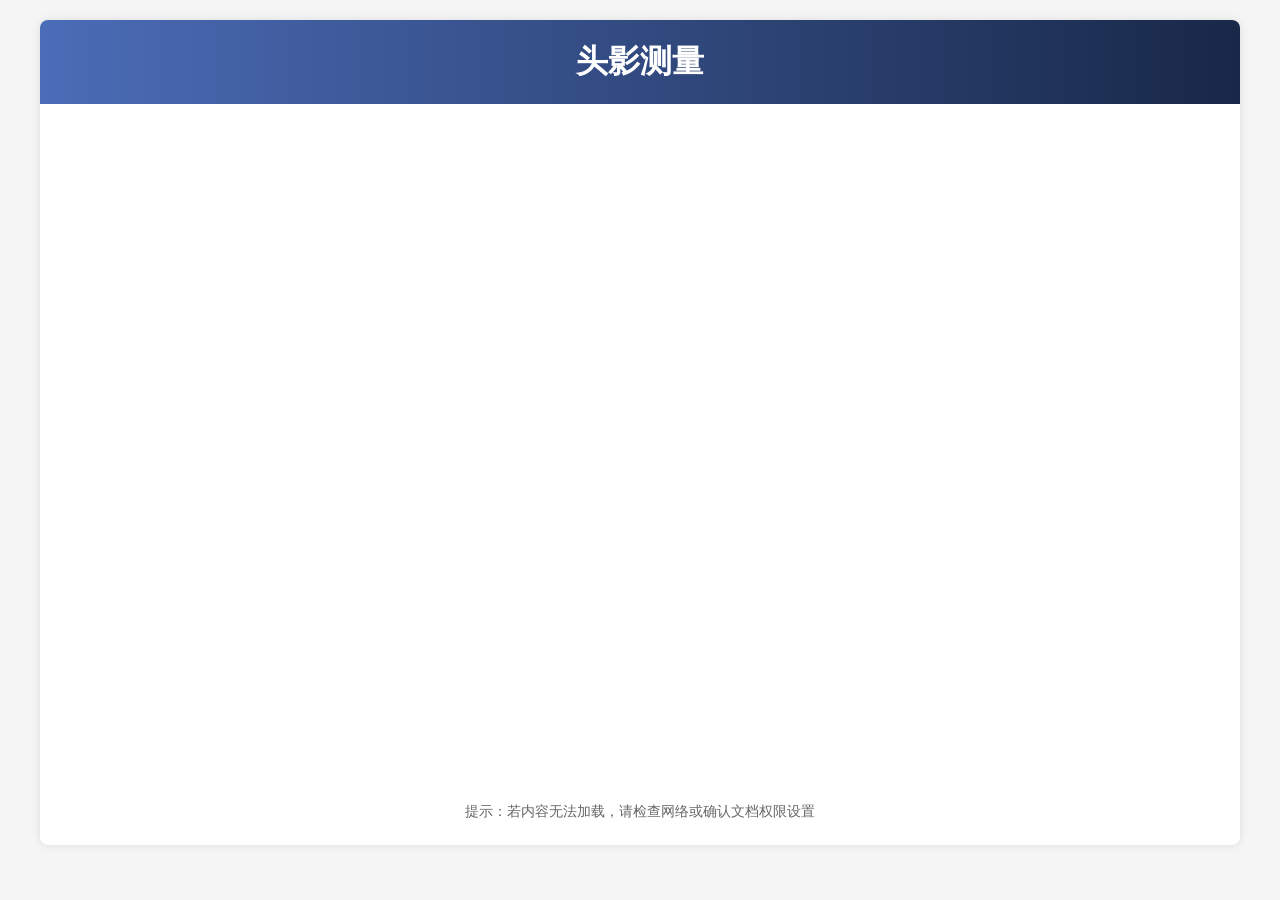
<file: docs/projects/static_sites/ceph.html>
<!DOCTYPE html>
<html lang="zh-CN">
<head>
    <meta charset="UTF-8">
    <meta name="viewport" content="width=device-width, initial-scale=1.0">
    <title>嵌入金山文档</title>
    <style>
        body {
            margin: 0;
            padding: 20px;
            font-family: Arial, sans-serif;
            background: #f5f5f5;
        }
        .container {
            max-width: 1200px;
            margin: 0 auto;
            box-shadow: 0 0 10px rgba(0,0,0,0.1);
            background: white;
            border-radius: 8px;
            overflow: hidden;
        }
        h1 {
            text-align: center;
            color: #333;
            padding: 20px 0;
            margin: 0;
            background: linear-gradient(90deg, #4b6cb7, #182848);
            color: white;
        }
        .iframe-wrapper {
            position: relative;
            padding-bottom: 56.25%; /* 16:9比例 */
            height: 0;
            overflow: hidden;
        }
        .iframe-wrapper iframe {
            position: absolute;
            top: 0;
            left: 0;
            width: 100%;
            height: 100%;
            border: none;
        }
        .note {
            text-align: center;
            padding: 10px;
            color: #666;
            font-size: 14px;
        }
    </style>
</head>
<body>
    <div class="container">
        <h1>头影测量</h1>
        <div class="iframe-wrapper">
            <iframe 
                src="https://www.kdocs.cn/wo/sl/v14ewQAX" 
                allowfullscreen
                allow="autoplay; clipboard-write; encrypted-media; picture-in-picture"
                title="金山文档嵌入示例"
            ></iframe>
        </div>
        <p class="note">提示：若内容无法加载，请检查网络或确认文档权限设置</p>
    </div>
</body>
</html>
</file>
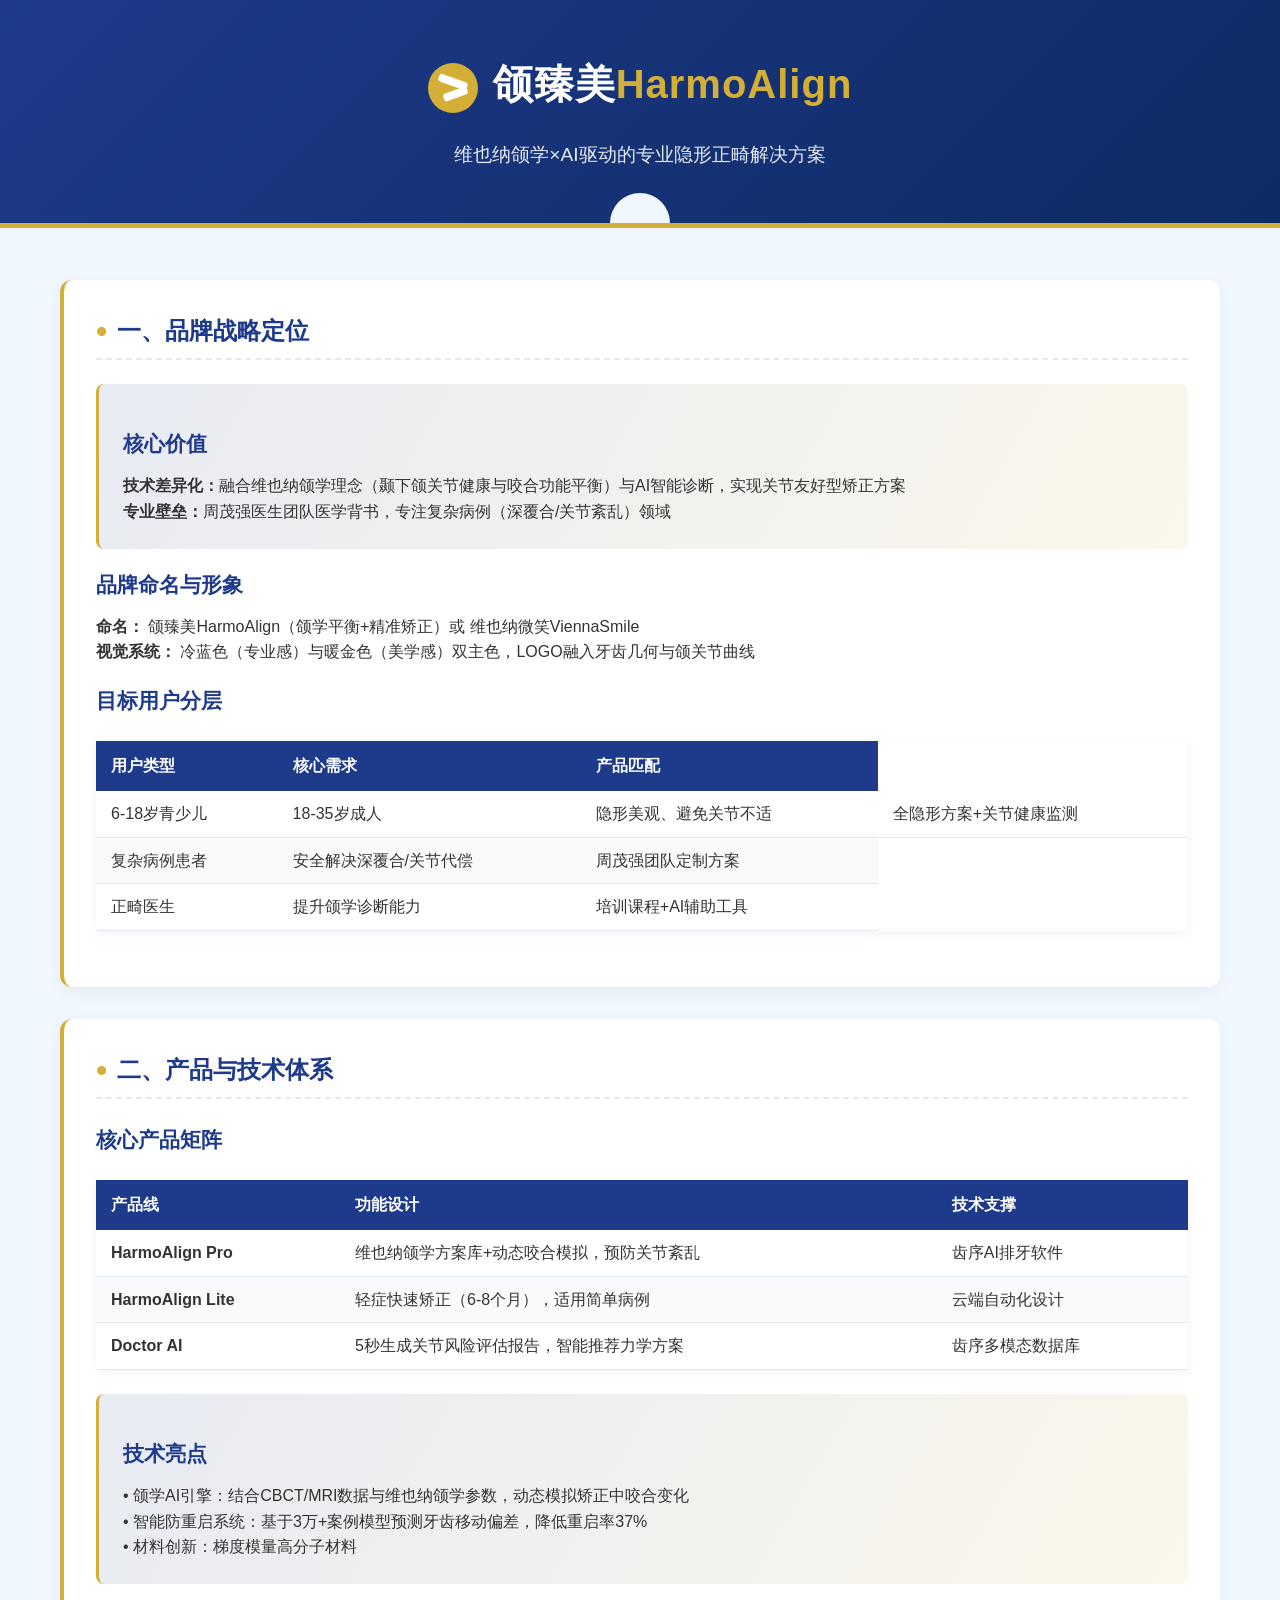
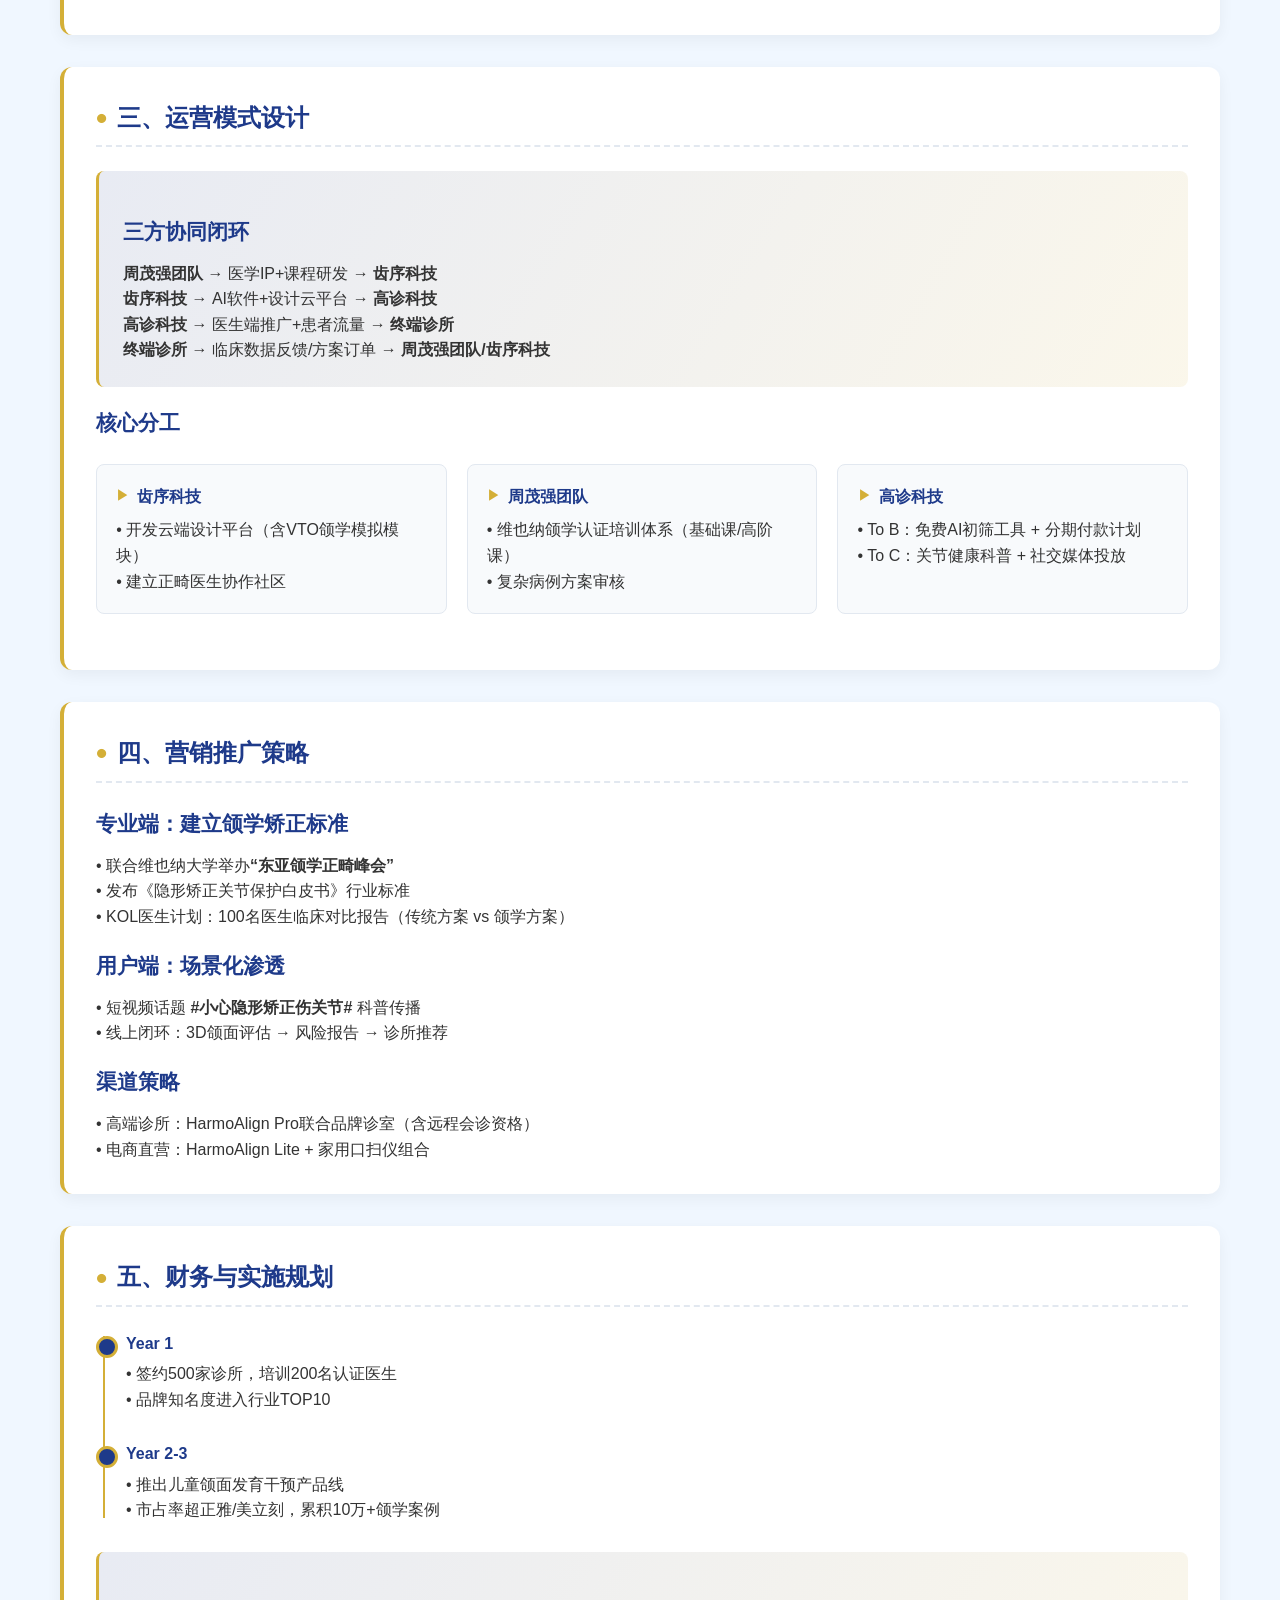
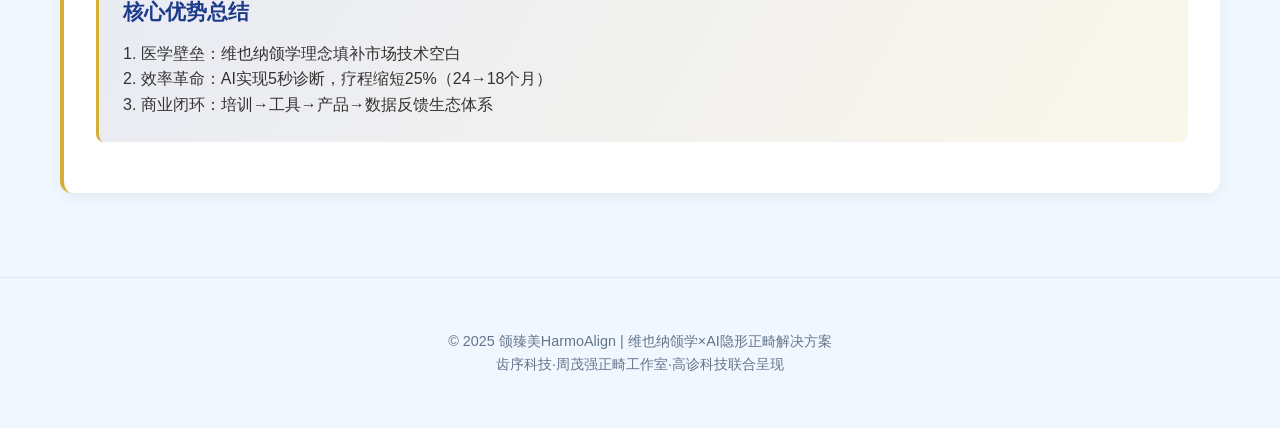
<file: docs/projects/static_sites/hezhenmei.html>
<!DOCTYPE html>
<html lang="zh-CN">
<head>
    <meta charset="UTF-8">
    <meta name="viewport" content="width=device-width, initial-scale=1.0">
    <title>颌臻美HarmoAlign - 品牌全案</title>
    <style>
        :root {
            --primary-blue: #1e3a8a;
            --accent-gold: #d4af37;
            --light-bg: #f0f7ff;
        }
        * {
            margin: 0;
            padding: 0;
            box-sizing: border-box;
            font-family: 'Segoe UI', 'Microsoft YaHei', sans-serif;
        }
        body {
            background-color: var(--light-bg);
            color: #333;
            line-height: 1.6;
        }
        .container {
            max-width: 1200px;
            margin: 0 auto;
            padding: 20px;
        }
        header {
            background: linear-gradient(135deg, var(--primary-blue) 0%, #0d2b64 100%);
            color: white;
            padding: 2rem 0;
            text-align: center;
            border-bottom: 5px solid var(--accent-gold);
            position: relative;
            overflow: hidden;
        }
        header::after {
            content: "";
            position: absolute;
            bottom: -30px;
            left: 50%;
            transform: translateX(-50%);
            width: 60px;
            height: 60px;
            background: var(--light-bg);
            border-radius: 50%;
        }
        .logo {
            display: inline-flex;
            align-items: center;
            gap: 15px;
            margin-bottom: 1rem;
        }
        .logo-icon {
            width: 50px;
            height: 50px;
            background: var(--accent-gold);
            border-radius: 50%;
            position: relative;
        }
        .logo-icon::before,
        .logo-icon::after {
            content: "";
            position: absolute;
            background: white;
            border-radius: 3px;
        }
        .logo-icon::before {
            width: 30px;
            height: 8px;
            top: 15px;
            left: 10px;
            transform: rotate(20deg);
        }
        .logo-icon::after {
            width: 25px;
            height: 8px;
            bottom: 15px;
            right: 10px;
            transform: rotate(-20deg);
        }
        h1 {
            font-size: 2.5rem;
            margin-bottom: 0.5rem;
            letter-spacing: 1px;
        }
        .tagline {
            font-size: 1.2rem;
            opacity: 0.9;
            max-width: 600px;
            margin: 0 auto;
        }
        section {
            background: white;
            border-radius: 12px;
            box-shadow: 0 5px 15px rgba(0,0,0,0.05);
            padding: 2rem;
            margin: 2rem 0;
            border-left: 4px solid var(--accent-gold);
        }
        h2 {
            color: var(--primary-blue);
            margin-bottom: 1.5rem;
            padding-bottom: 0.5rem;
            border-bottom: 2px dashed #e2e8f0;
            display: flex;
            align-items: center;
            gap: 10px;
        }
        h2::before {
            content: "•";
            color: var(--accent-gold);
            font-size: 2rem;
            line-height: 1;
        }
        h3 {
            color: var(--primary-blue);
            margin: 1.2rem 0 0.8rem;
            font-size: 1.3rem;
        }
        .highlight {
            background: linear-gradient(120deg, rgba(30,58,138,0.1) 0%, rgba(212,175,55,0.1) 100%);
            padding: 1.5rem;
            border-radius: 8px;
            margin: 1.2rem 0;
            border-left: 3px solid var(--accent-gold);
        }
        table {
            width: 100%;
            border-collapse: collapse;
            margin: 1.5rem 0;
            box-shadow: 0 2px 10px rgba(0,0,0,0.05);
        }
        th {
            background-color: var(--primary-blue);
            color: white;
            text-align: left;
            padding: 12px 15px;
        }
        td {
            padding: 10px 15px;
            border-bottom: 1px solid #e2e8f0;
        }
        tr:nth-child(even) {
            background-color: #f8fafc;
        }
        .partners {
            display: flex;
            flex-wrap: wrap;
            gap: 20px;
            margin: 1.5rem 0;
        }
        .partner-card {
            flex: 1;
            min-width: 250px;
            background: #f8fafc;
            border-radius: 8px;
            padding: 1.2rem;
            border: 1px solid #e2e8f0;
            transition: transform 0.3s;
        }
        .partner-card:hover {
            transform: translateY(-5px);
            box-shadow: 0 5px 15px rgba(0,0,0,0.1);
        }
        .partner-card h4 {
            color: var(--primary-blue);
            margin-bottom: 0.5rem;
            display: flex;
            align-items: center;
            gap: 8px;
        }
        .partner-card h4::before {
            content: "▶";
            color: var(--accent-gold);
            font-size: 0.8rem;
        }
        .timeline {
            position: relative;
            padding-left: 30px;
            margin: 1.5rem 0;
        }
        .timeline::before {
            content: "";
            position: absolute;
            left: 7px;
            top: 5px;
            height: calc(100% - 10px);
            width: 2px;
            background: var(--accent-gold);
        }
        .timeline-item {
            margin-bottom: 1.8rem;
            position: relative;
        }
        .timeline-item::before {
            content: "";
            position: absolute;
            left: -30px;
            top: 5px;
            width: 16px;
            height: 16px;
            border-radius: 50%;
            background: var(--primary-blue);
            border: 3px solid var(--accent-gold);
        }
        .timeline-year {
            font-weight: bold;
            color: var(--primary-blue);
            margin-bottom: 0.3rem;
        }
        footer {
            text-align: center;
            padding: 2rem 0;
            color: #64748b;
            font-size: 0.9rem;
            border-top: 1px solid #e2e8f0;
            margin-top: 2rem;
        }
        @media (max-width: 768px) {
            .partners {
                flex-direction: column;
            }
            .partner-card {
                min-width: 100%;
            }
            section {
                padding: 1.5rem;
            }
        }
    </style>
</head>
<body>
    <header>
        <div class="container">
            <div class="logo">
                <div class="logo-icon"></div>
                <h1>颌臻美<span style="color: var(--accent-gold)">HarmoAlign</span></h1>
            </div>
            <p class="tagline">维也纳颌学×AI驱动的专业隐形正畸解决方案</p>
        </div>
    </header>

    <div class="container">
        <section id="brand-strategy">
            <h2>一、品牌战略定位</h2>
            
            <div class="highlight">
                <h3>核心价值</h3>
                <p><strong>技术差异化：</strong>融合维也纳颌学理念（颞下颌关节健康与咬合功能平衡）与AI智能诊断，实现关节友好型矫正方案</p>
                <p><strong>专业壁垒：</strong>周茂强医生团队医学背书，专注复杂病例（深覆合/关节紊乱）领域</p>
            </div>
            
            <h3>品牌命名与形象</h3>
            <p><strong>命名：</strong> 颌臻美HarmoAlign（颌学平衡+精准矫正）或 维也纳微笑ViennaSmile</p>
            <p><strong>视觉系统：</strong> 冷蓝色（专业感）与暖金色（美学感）双主色，LOGO融入牙齿几何与颌关节曲线</p>
            
            <h3>目标用户分层</h3>
            <table>
                <thead>
                    <tr>
                        <th>用户类型</th>
                        <th>核心需求</th>
                        <th>产品匹配</th>
                    </tr>
                </thead>
                <tbody>
                    <tr>
                        <td>6-18岁青少儿</td>
                        <td>18-35岁成人</td>
                        <td>隐形美观、避免关节不适</td>
                        <td>全隐形方案+关节健康监测</td>
                    </tr>
                    <tr>
                        <td>复杂病例患者</td>
                        <td>安全解决深覆合/关节代偿</td>
                        <td>周茂强团队定制方案</td>
                    </tr>
                    <tr>
                        <td>正畸医生</td>
                        <td>提升颌学诊断能力</td>
                        <td>培训课程+AI辅助工具</td>
                    </tr>
                </tbody>
            </table>
        </section>

        <section id="product-system">
            <h2>二、产品与技术体系</h2>
            <h3>核心产品矩阵</h3>
            <table>
                <thead>
                    <tr>
                        <th>产品线</th>
                        <th>功能设计</th>
                        <th>技术支撑</th>
                    </tr>
                </thead>
                <tbody>
                    <tr>
                        <td><strong>HarmoAlign Pro</strong></td>
                        <td>维也纳颌学方案库+动态咬合模拟，预防关节紊乱</td>
                        <td>齿序AI排牙软件</td>
                    </tr>
                    <tr>
                        <td><strong>HarmoAlign Lite</strong></td>
                        <td>轻症快速矫正（6-8个月），适用简单病例</td>
                        <td>云端自动化设计</td>
                    </tr>
                    <tr>
                        <td><strong>Doctor AI</strong></td>
                        <td>5秒生成关节风险评估报告，智能推荐力学方案</td>
                        <td>齿序多模态数据库</td>
                    </tr>
                </tbody>
            </table>
            
            <div class="highlight">
                <h3>技术亮点</h3>
                <p>• 颌学AI引擎：结合CBCT/MRI数据与维也纳颌学参数，动态模拟矫正中咬合变化</p>
                <p>• 智能防重启系统：基于3万+案例模型预测牙齿移动偏差，降低重启率37%</p>
                <p>• 材料创新：梯度模量高分子材料</p>
            </div>
        </section>

        <section id="operation-model">
            <h2>三、运营模式设计</h2>
            <div class="highlight">
                <h3>三方协同闭环</h3>
                <p><strong>周茂强团队</strong> → 医学IP+课程研发 → <strong>齿序科技</strong></p>
                <p><strong>齿序科技</strong> → AI软件+设计云平台 → <strong>高诊科技</strong></p>
                <p><strong>高诊科技</strong> → 医生端推广+患者流量 → <strong>终端诊所</strong></p>
                <p><strong>终端诊所</strong> → 临床数据反馈/方案订单 → <strong>周茂强团队/齿序科技</strong></p>
            </div>
            
            <h3>核心分工</h3>
            <div class="partners">
                <div class="partner-card">
                    <h4>齿序科技</h4>
                    <p>• 开发云端设计平台（含VTO颌学模拟模块）</p>
                    <p>• 建立正畸医生协作社区</p>
                </div>
                <div class="partner-card">
                    <h4>周茂强团队</h4>
                    <p>• 维也纳颌学认证培训体系（基础课/高阶课）</p>
                    <p>• 复杂病例方案审核</p>
                </div>
                <div class="partner-card">
                    <h4>高诊科技</h4>
                    <p>• To B：免费AI初筛工具 + 分期付款计划</p>
                    <p>• To C：关节健康科普 + 社交媒体投放</p>
                </div>
            </div>
        </section>

        <section id="marketing-strategy">
            <h2>四、营销推广策略</h2>
            
            <h3>专业端：建立颌学矫正标准</h3>
            <p>• 联合维也纳大学举办<strong>“东亚颌学正畸峰会”</strong></p>
            <p>• 发布《隐形矫正关节保护白皮书》行业标准</p>
            <p>• KOL医生计划：100名医生临床对比报告（传统方案 vs 颌学方案）</p>
            
            <h3>用户端：场景化渗透</h3>
            <p>• 短视频话题 <strong>#小心隐形矫正伤关节#</strong> 科普传播</p>
            <p>• 线上闭环：3D颌面评估 → 风险报告 → 诊所推荐</p>
            
            <h3>渠道策略</h3>
            <p>• 高端诊所：HarmoAlign Pro联合品牌诊室（含远程会诊资格）</p>
            <p>• 电商直营：HarmoAlign Lite + 家用口扫仪组合</p>
        </section>

        <section id="finance-plan">
            <h2>五、财务与实施规划</h2>
            <div class="timeline">
                <div class="timeline-item">
                    <div class="timeline-year">Year 1</div>
                    <p>• 签约500家诊所，培训200名认证医生</p>
                    <p>• 品牌知名度进入行业TOP10</p>
                </div>
                <div class="timeline-item">
                    <div class="timeline-year">Year 2-3</div>
                    <p>• 推出儿童颌面发育干预产品线</p>
                    <p>• 市占率超正雅/美立刻，累积10万+颌学案例</p>
                </div>
            </div>
            
            <div class="highlight">
                <h3>核心优势总结</h3>
                <p>1. 医学壁垒：维也纳颌学理念填补市场技术空白</p>
                <p>2. 效率革命：AI实现5秒诊断，疗程缩短25%（24→18个月）</p>
                <p>3. 商业闭环：培训→工具→产品→数据反馈生态体系</p>
            </div>
        </section>
    </div>

    <footer>
        <div class="container">
            <p>© 2025 颌臻美HarmoAlign | 维也纳颌学×AI隐形正畸解决方案</p>
            <p>齿序科技·周茂强正畸工作室·高诊科技联合呈现</p>
        </div>
    </footer>
</body>
</html>
</file>
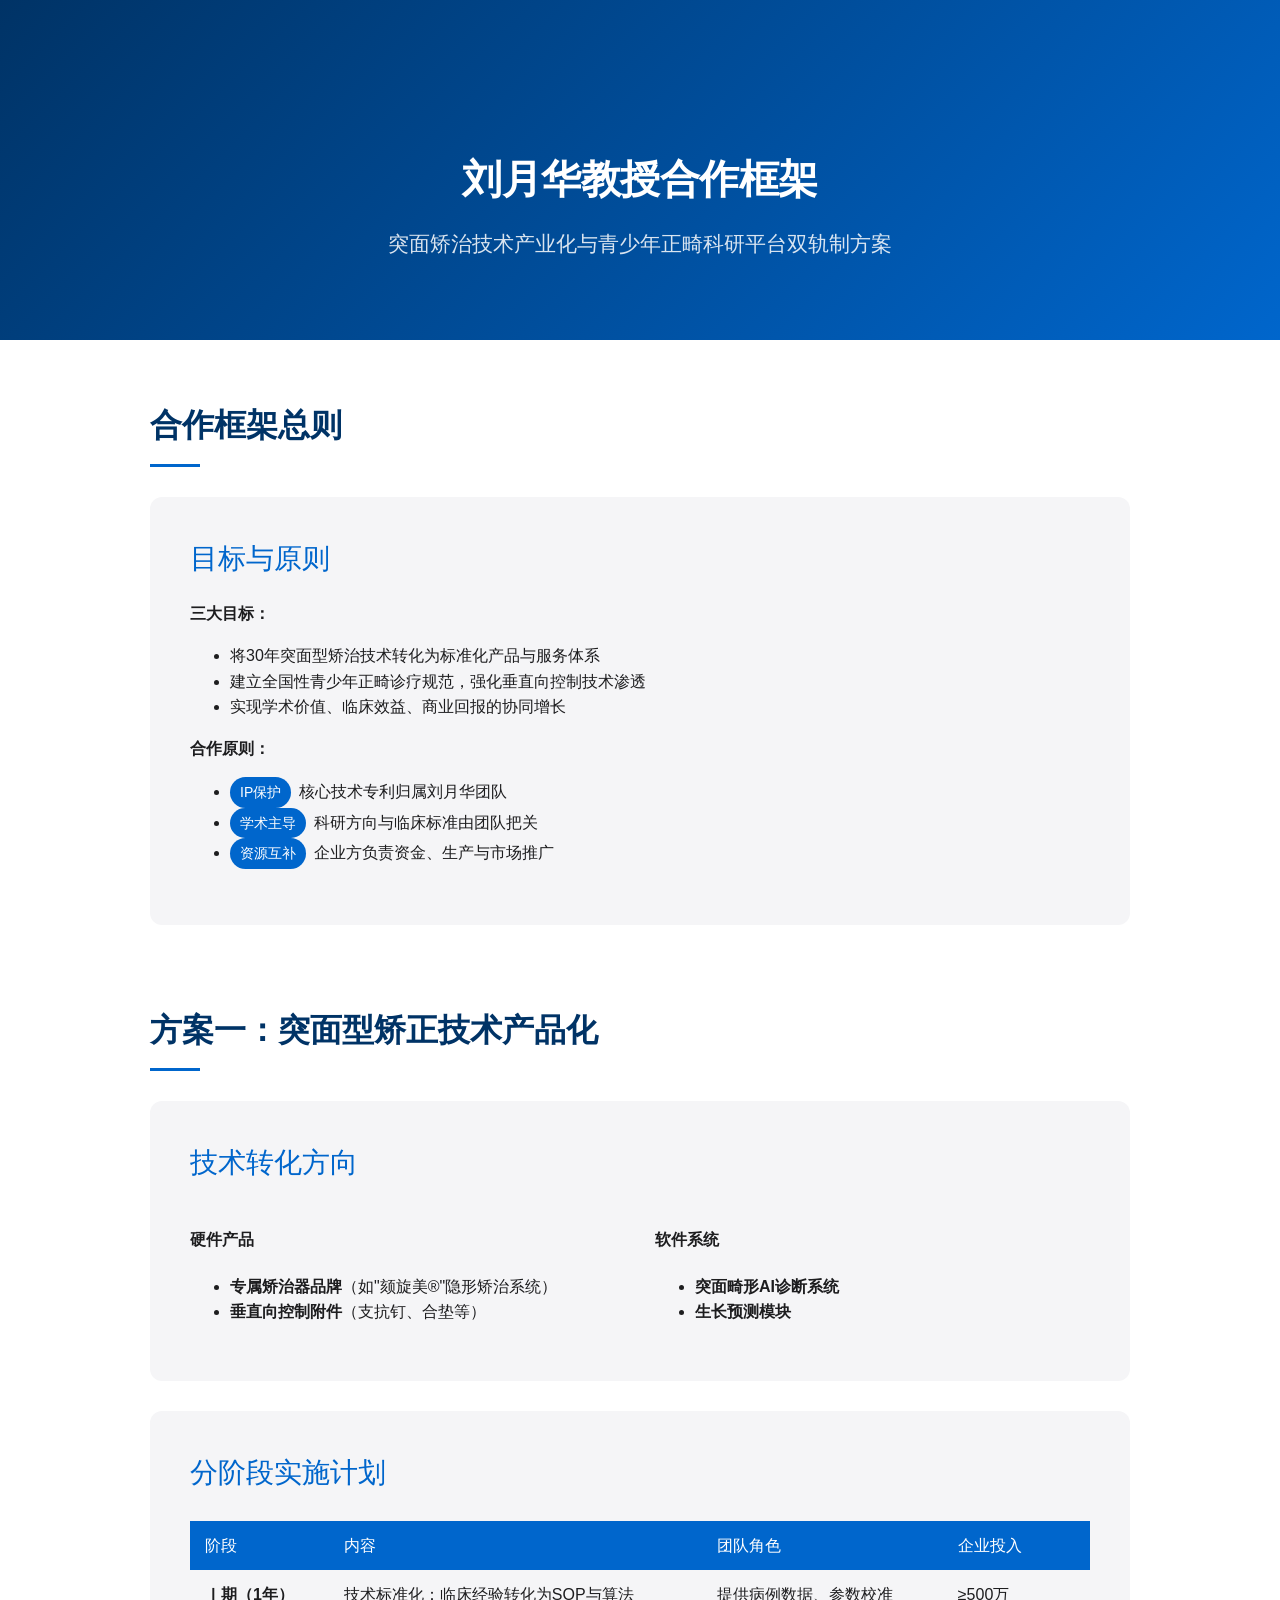
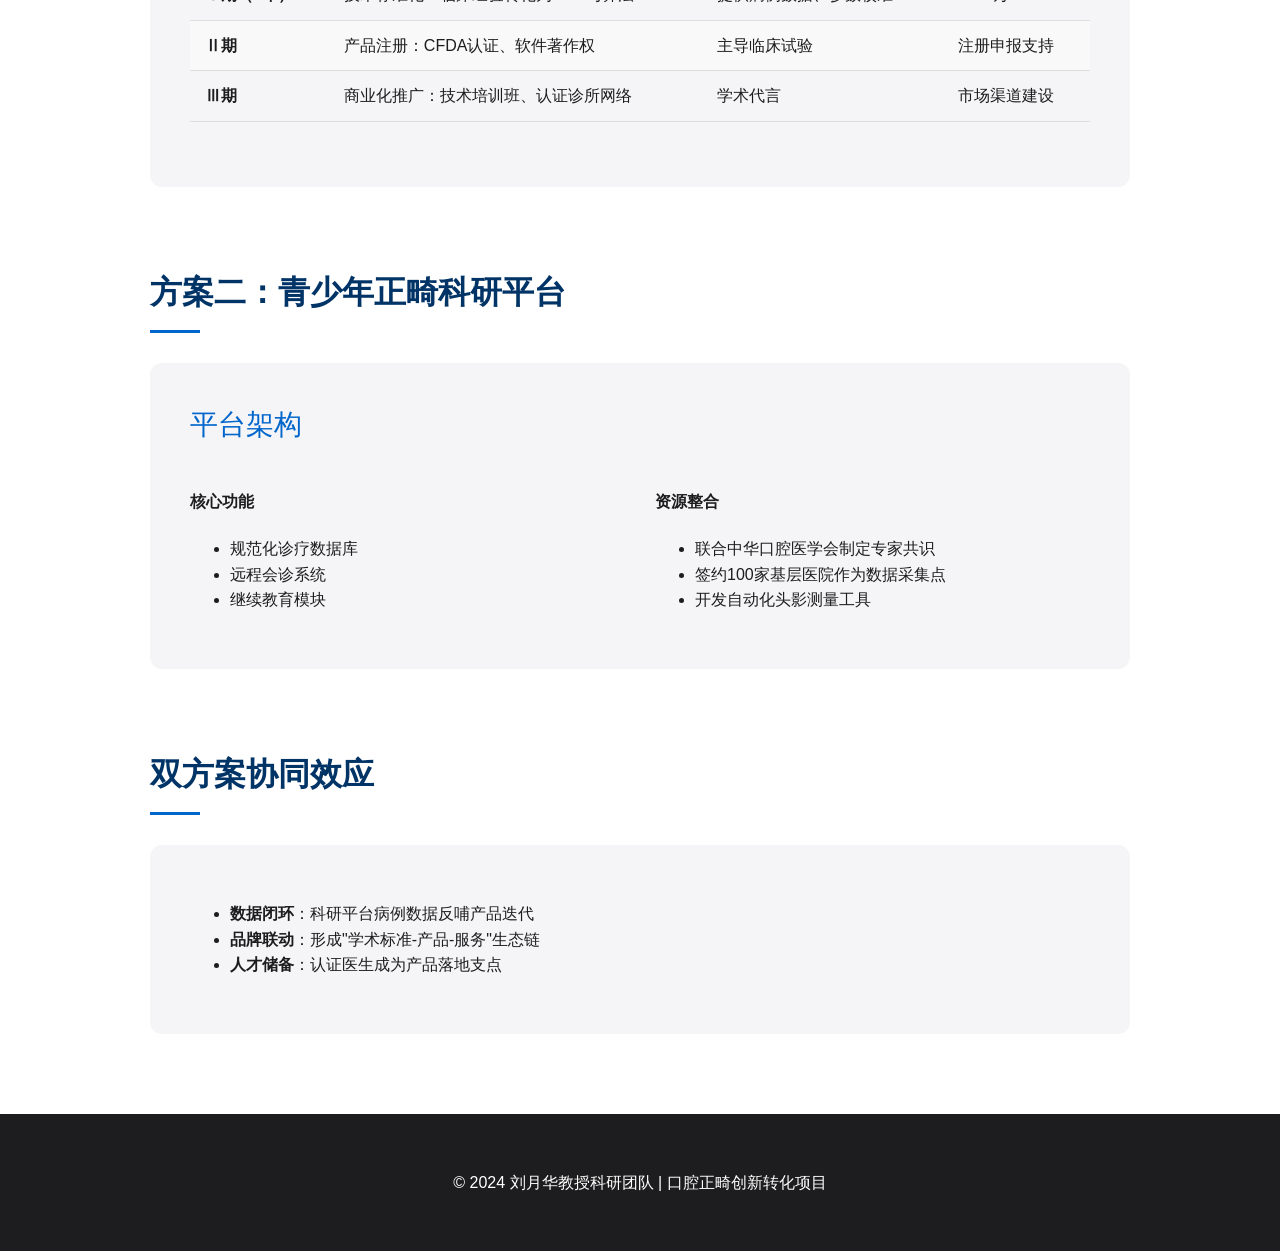
<file: docs/projects/static_sites/liujiaoshou.html>
<!DOCTYPE html>
<html lang="zh-CN">
<head>
    <meta charset="UTF-8">
    <meta name="viewport" content="width=device-width, initial-scale=1.0">
    <title>刘月华教授合作框架 | 突面矫治技术产业化</title>
    <style>
        :root {
            --apple-black: #1d1d1f;
            --apple-gray: #f5f5f7;
            --apple-blue: #0066cc;
            --apple-dark-blue: #003366;
            --section-spacing: 80px;
        }
        
        body {
            font-family: -apple-system, "SF Pro Display", "Helvetica Neue", sans-serif;
            color: var(--apple-black);
            line-height: 1.6;
            margin: 0;
            padding: 0;
            background-color: white;
        }
        
        .container {
            max-width: 980px;
            margin: 0 auto;
            padding: 0 22px;
        }
        
        header {
            background: linear-gradient(135deg, var(--apple-dark-blue), var(--apple-blue));
            color: white;
            padding: 120px 0 80px;
            text-align: center;
            margin-bottom: 60px;
        }
        
        h1 {
            font-size: 40px;
            font-weight: 600;
            letter-spacing: -0.5px;
            margin-bottom: 16px;
        }
        
        .subtitle {
            font-size: 21px;
            opacity: 0.85;
            max-width: 700px;
            margin: 0 auto;
        }
        
        section {
            margin-bottom: var(--section-spacing);
        }
        
        h2 {
            font-size: 32px;
            font-weight: 600;
            color: var(--apple-dark-blue);
            margin-bottom: 30px;
            position: relative;
            padding-bottom: 15px;
        }
        
        h2:after {
            content: "";
            position: absolute;
            bottom: 0;
            left: 0;
            width: 50px;
            height: 3px;
            background: var(--apple-blue);
        }
        
        h3 {
            font-size: 24px;
            font-weight: 500;
            color: var(--apple-black);
            margin: 40px 0 20px;
        }
        
        .card {
            background: var(--apple-gray);
            border-radius: 12px;
            padding: 40px;
            margin-bottom: 30px;
            transition: transform 0.3s, box-shadow 0.3s;
        }
        
        .card:hover {
            transform: translateY(-5px);
            box-shadow: 0 10px 30px rgba(0,0,0,0.08);
        }
        
        .card-title {
            font-size: 28px;
            font-weight: 500;
            margin-top: 0;
            color: var(--apple-blue);
        }
        
        .grid-2 {
            display: grid;
            grid-template-columns: 1fr 1fr;
            gap: 30px;
        }
        
        table {
            width: 100%;
            border-collapse: collapse;
            margin: 25px 0;
        }
        
        th {
            background-color: var(--apple-blue);
            color: white;
            text-align: left;
            padding: 12px 15px;
            font-weight: 500;
        }
        
        td {
            padding: 12px 15px;
            border-bottom: 1px solid #ddd;
        }
        
        tr:nth-child(even) {
            background-color: #f9f9f9;
        }
        
        .badge {
            display: inline-block;
            background: var(--apple-blue);
            color: white;
            padding: 4px 10px;
            border-radius: 20px;
            font-size: 14px;
            font-weight: 500;
            margin-right: 8px;
        }
        
        footer {
            background: var(--apple-black);
            color: white;
            padding: 40px 0;
            text-align: center;
            margin-top: 60px;
        }
        
        @media (max-width: 768px) {
            .grid-2 {
                grid-template-columns: 1fr;
            }
            
            h1 {
                font-size: 32px;
            }
        }
    </style>
</head>
<body>
    <header>
        <div class="container">
            <h1>刘月华教授合作框架</h1>
            <p class="subtitle">突面矫治技术产业化与青少年正畸科研平台双轨制方案</p>
        </div>
    </header>
    
    <div class="container">
        <section id="overview">
            <h2>合作框架总则</h2>
            <div class="card">
                <h3 class="card-title">目标与原则</h3>
                <p><strong>三大目标：</strong></p>
                <ul>
                    <li>将30年突面型矫治技术转化为标准化产品与服务体系</li>
                    <li>建立全国性青少年正畸诊疗规范，强化垂直向控制技术渗透</li>
                    <li>实现学术价值、临床效益、商业回报的协同增长</li>
                </ul>
                
                <p><strong>合作原则：</strong></p>
                <ul>
                    <li><span class="badge">IP保护</span>核心技术专利归属刘月华团队</li>
                    <li><span class="badge">学术主导</span>科研方向与临床标准由团队把关</li>
                    <li><span class="badge">资源互补</span>企业方负责资金、生产与市场推广</li>
                </ul>
            </div>
        </section>
        
        <section id="solution-1">
            <h2>方案一：突面型矫正技术产品化</h2>
            <div class="card">
                <h3 class="card-title">技术转化方向</h3>
                <div class="grid-2">
                    <div>
                        <h4>硬件产品</h4>
                        <ul>
                            <li><strong>专属矫治器品牌</strong>（如"颏旋美®"隐形矫治系统）</li>
                            <li><strong>垂直向控制附件</strong>（支抗钉、合垫等）</li>
                        </ul>
                    </div>
                    <div>
                        <h4>软件系统</h4>
                        <ul>
                            <li><strong>突面畸形AI诊断系统</strong></li>
                            <li><strong>生长预测模块</strong></li>
                        </ul>
                    </div>
                </div>
            </div>
            
            <div class="card">
                <h3 class="card-title">分阶段实施计划</h3>
                <table>
                    <thead>
                        <tr>
                            <th>阶段</th>
                            <th>内容</th>
                            <th>团队角色</th>
                            <th>企业投入</th>
                        </tr>
                    </thead>
                    <tbody>
                        <tr>
                            <td><strong>Ⅰ期（1年）</strong></td>
                            <td>技术标准化：临床经验转化为SOP与算法</td>
                            <td>提供病例数据、参数校准</td>
                            <td>≥500万</td>
                        </tr>
                        <tr>
                            <td><strong>Ⅱ期</strong></td>
                            <td>产品注册：CFDA认证、软件著作权</td>
                            <td>主导临床试验</td>
                            <td>注册申报支持</td>
                        </tr>
                        <tr>
                            <td><strong>Ⅲ期</strong></td>
                            <td>商业化推广：技术培训班、认证诊所网络</td>
                            <td>学术代言</td>
                            <td>市场渠道建设</td>
                        </tr>
                    </tbody>
                </table>
            </div>
        </section>
        
        <section id="solution-2">
            <h2>方案二：青少年正畸科研平台</h2>
            <div class="card">
                <h3 class="card-title">平台架构</h3>
                <div class="grid-2">
                    <div>
                        <h4>核心功能</h4>
                        <ul>
                            <li>规范化诊疗数据库</li>
                            <li>远程会诊系统</li>
                            <li>继续教育模块</li>
                        </ul>
                    </div>
                    <div>
                        <h4>资源整合</h4>
                        <ul>
                            <li>联合中华口腔医学会制定专家共识</li>
                            <li>签约100家基层医院作为数据采集点</li>
                            <li>开发自动化头影测量工具</li>
                        </ul>
                    </div>
                </div>
            </div>
        </section>
        
        <section id="synergy">
            <h2>双方案协同效应</h2>
            <div class="card">
                <ul>
                    <li><strong>数据闭环</strong>：科研平台病例数据反哺产品迭代</li>
                    <li><strong>品牌联动</strong>：形成"学术标准-产品-服务"生态链</li>
                    <li><strong>人才储备</strong>：认证医生成为产品落地支点</li>
                </ul>
            </div>
        </section>
    </div>
    
    <footer>
        <div class="container">
            <p>© 2024 刘月华教授科研团队 | 口腔正畸创新转化项目</p>
        </div>
    </footer>
</body>
</html>
</file>
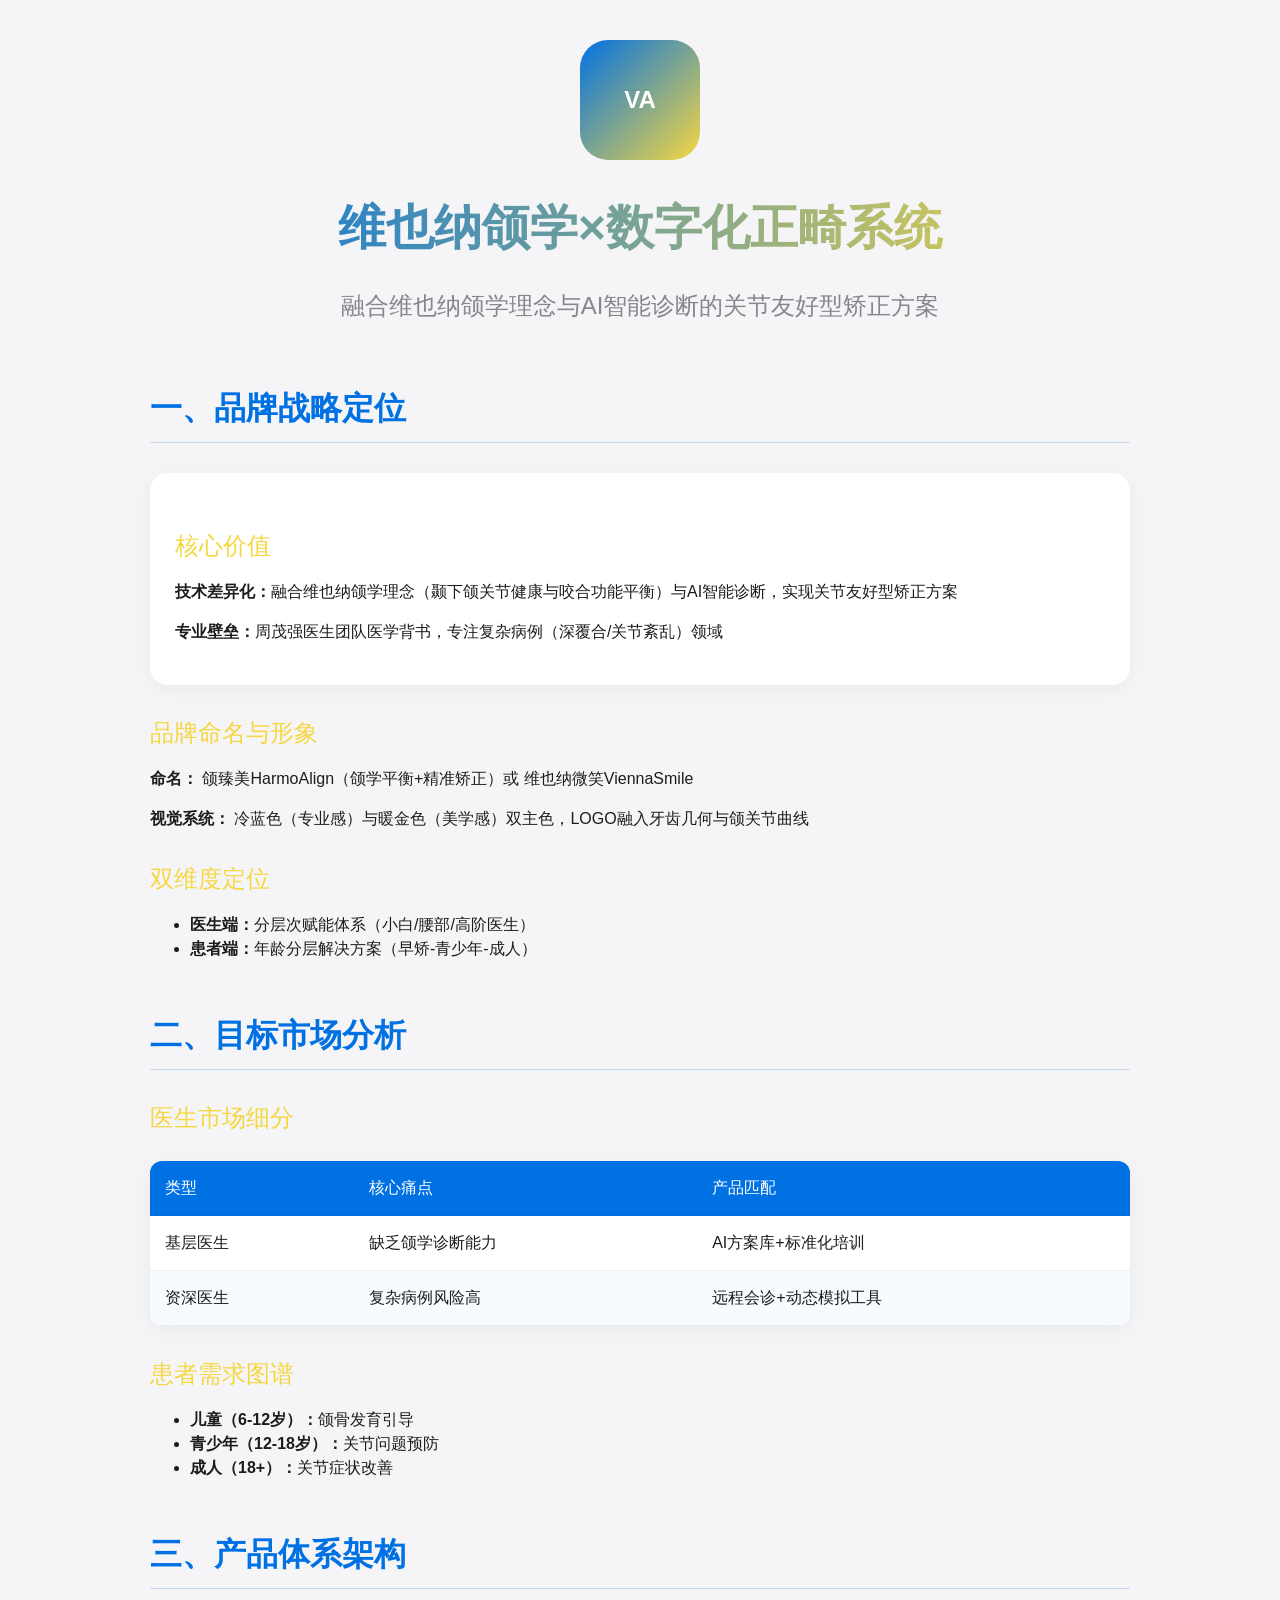
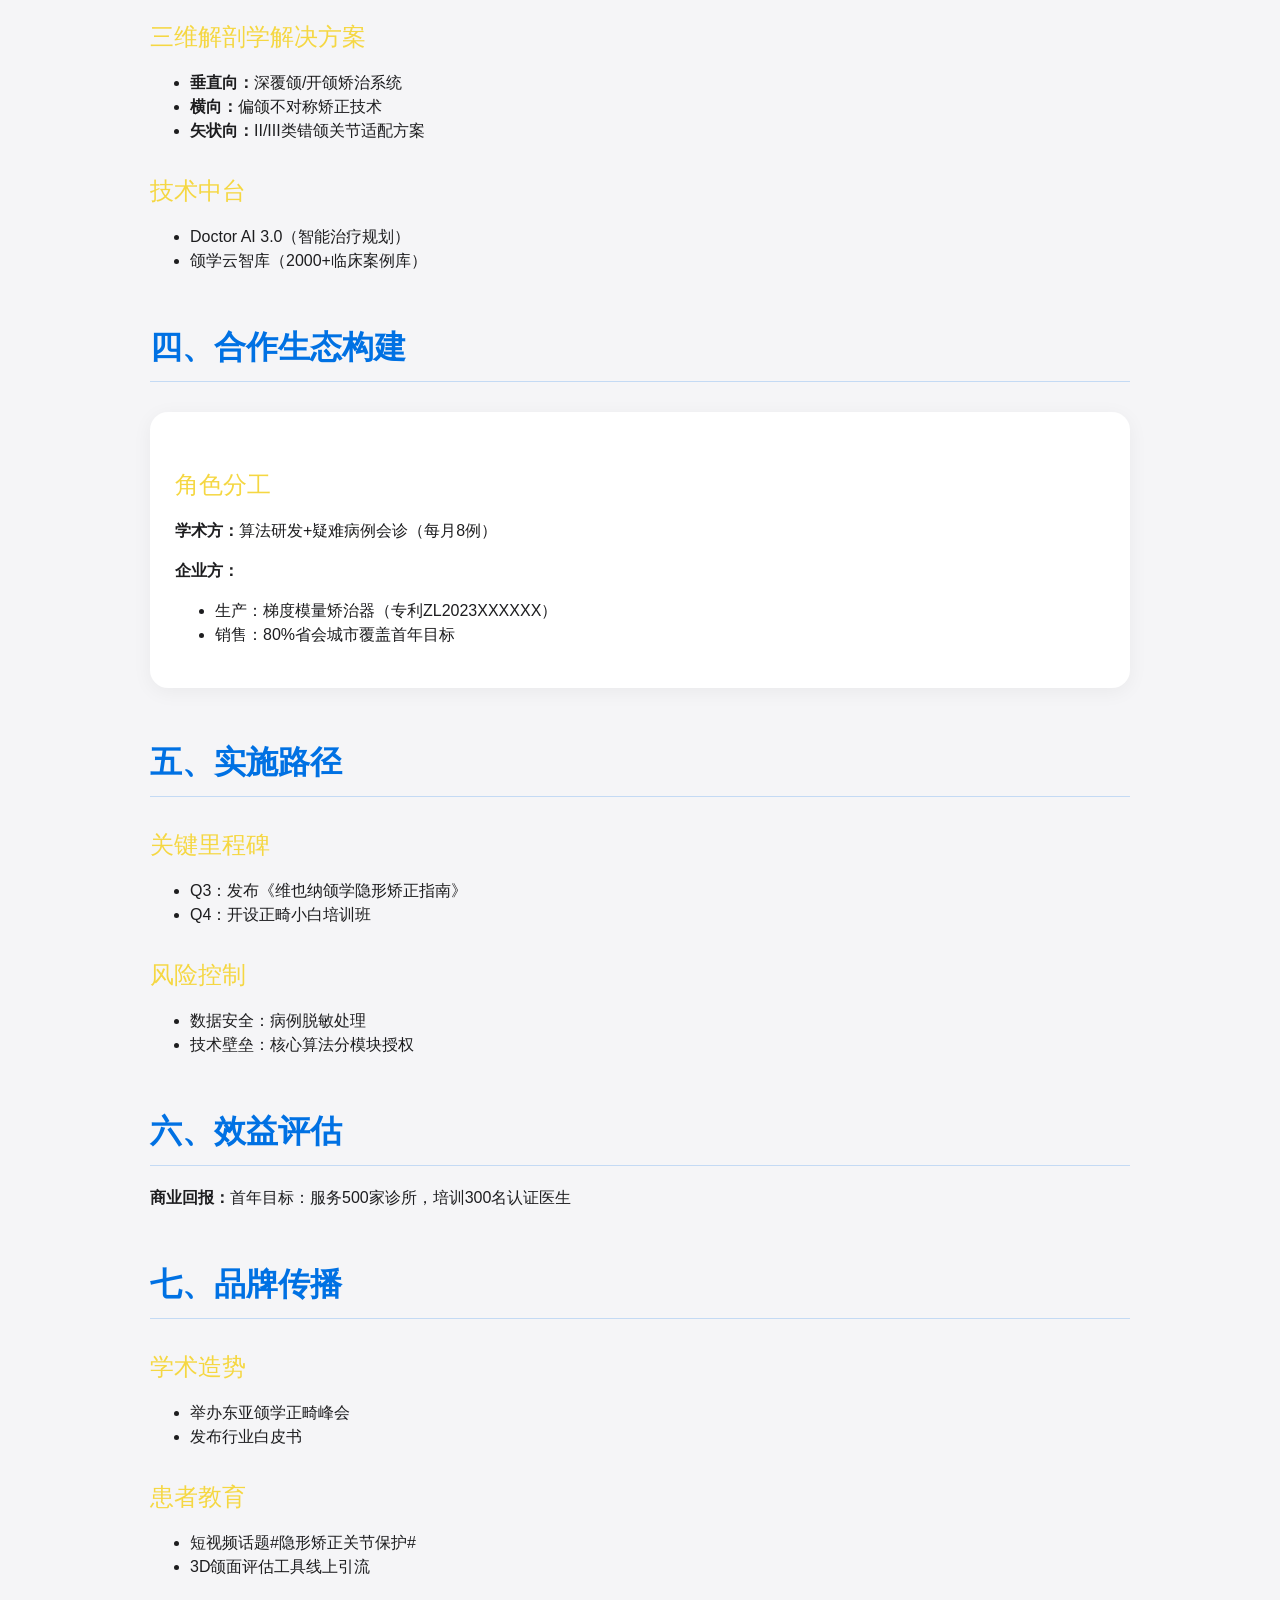
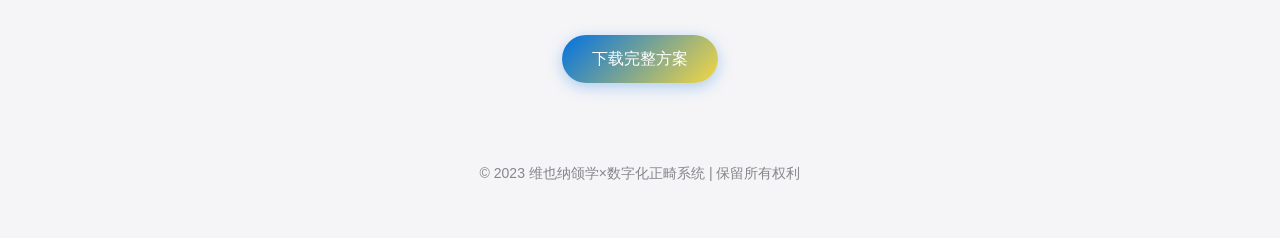
<file: docs/projects/static_sites/weiyena.html>
<!DOCTYPE html>
<html lang="zh-CN">
<head>
    <meta charset="UTF-8">
    <meta name="viewport" content="width=device-width, initial-scale=1.0">
    <title>维也纳颌学×数字化正畸系统品牌全案</title>
    <style>
        :root {
            --apple-blue: #0071e3;
            --apple-gold: #f5d742;
            --apple-light-bg: #f5f5f7;
            --apple-dark-text: #1d1d1f;
            --apple-light-text: #86868b;
        }
        
        body {
            font-family: -apple-system, BlinkMacSystemFont, 'Segoe UI', Roboto, Helvetica, Arial, sans-serif;
            line-height: 1.5;
            color: var(--apple-dark-text);
            background-color: var(--apple-light-bg);
            margin: 0;
            padding: 0;
        }
        
        .container {
            max-width: 980px;
            margin: 0 auto;
            padding: 40px 20px;
        }
        
        .header {
            text-align: center;
            margin-bottom: 60px;
        }
        
        h1 {
            font-size: 48px;
            font-weight: 600;
            background: linear-gradient(90deg, var(--apple-blue), var(--apple-gold));
            -webkit-background-clip: text;
            background-clip: text;
            color: transparent;
            margin-bottom: 16px;
        }
        
        .subtitle {
            font-size: 24px;
            color: var(--apple-light-text);
            font-weight: 400;
            margin-bottom: 30px;
        }
        
        h2 {
            font-size: 32px;
            color: var(--apple-blue);
            font-weight: 600;
            margin-top: 50px;
            margin-bottom: 20px;
            border-bottom: 1px solid rgba(0, 113, 227, 0.2);
            padding-bottom: 10px;
        }
        
        h3 {
            font-size: 24px;
            color: var(--apple-gold);
            font-weight: 500;
            margin-top: 30px;
            margin-bottom: 15px;
        }
        
        .highlight-box {
            background-color: white;
            border-radius: 18px;
            padding: 25px;
            margin: 30px 0;
            box-shadow: 0 4px 20px rgba(0, 0, 0, 0.05);
        }
        
        table {
            width: 100%;
            border-collapse: collapse;
            margin: 25px 0;
            background-color: white;
            border-radius: 12px;
            overflow: hidden;
            box-shadow: 0 4px 20px rgba(0, 0, 0, 0.05);
        }
        
        th, td {
            padding: 15px;
            text-align: left;
            border-bottom: 1px solid rgba(0, 0, 0, 0.05);
        }
        
        th {
            background-color: var(--apple-blue);
            color: white;
            font-weight: 500;
        }
        
        tr:nth-child(even) {
            background-color: rgba(0, 113, 227, 0.03);
        }
        
        .download-btn {
            display: inline-block;
            background: linear-gradient(135deg, var(--apple-blue), var(--apple-gold));
            color: white;
            padding: 12px 30px;
            border-radius: 30px;
            text-decoration: none;
            font-weight: 500;
            margin-top: 40px;
            transition: all 0.3s ease;
            box-shadow: 0 4px 15px rgba(0, 113, 227, 0.3);
        }
        
        .download-btn:hover {
            transform: translateY(-2px);
            box-shadow: 0 6px 20px rgba(0, 113, 227, 0.4);
        }
        
        .footer {
            text-align: center;
            margin-top: 80px;
            color: var(--apple-light-text);
            font-size: 14px;
        }
        
        .logo {
            width: 120px;
            height: 120px;
            margin: 0 auto 30px;
            background: linear-gradient(135deg, var(--apple-blue), var(--apple-gold));
            border-radius: 28px;
            display: flex;
            align-items: center;
            justify-content: center;
            color: white;
            font-size: 24px;
            font-weight: bold;
        }
    </style>
</head>
<body>
    <div class="container">
        <div class="header">
            <div class="logo">VA</div>
            <h1>维也纳颌学×数字化正畸系统</h1>
            <p class="subtitle">融合维也纳颌学理念与AI智能诊断的关节友好型矫正方案</p>
        </div>
        
        <h2>一、品牌战略定位</h2>
        
        <div class="highlight-box">
            <h3>核心价值</h3>
            <p><strong>技术差异化：</strong>融合维也纳颌学理念（颞下颌关节健康与咬合功能平衡）与AI智能诊断，实现关节友好型矫正方案</p>
            <p><strong>专业壁垒：</strong>周茂强医生团队医学背书，专注复杂病例（深覆合/关节紊乱）领域</p>
        </div>
        
        <h3>品牌命名与形象</h3>
        <p><strong>命名：</strong> 颌臻美HarmoAlign（颌学平衡+精准矫正）或 维也纳微笑ViennaSmile</p>
        <p><strong>视觉系统：</strong> 冷蓝色（专业感）与暖金色（美学感）双主色，LOGO融入牙齿几何与颌关节曲线</p>
        
        <h3>双维度定位</h3>
        <ul>
            <li><strong>医生端：</strong>分层次赋能体系（小白/腰部/高阶医生）</li>
            <li><strong>患者端：</strong>年龄分层解决方案（早矫-青少年-成人）</li>
        </ul>
        
        <h2>二、目标市场分析</h2>
        
        <h3>医生市场细分</h3>
        <table>
            <thead>
                <tr>
                    <th>类型</th>
                    <th>核心痛点</th>
                    <th>产品匹配</th>
                </tr>
            </thead>
            <tbody>
                <tr>
                    <td>基层医生</td>
                    <td>缺乏颌学诊断能力</td>
                    <td>AI方案库+标准化培训</td>
                </tr>
                <tr>
                    <td>资深医生</td>
                    <td>复杂病例风险高</td>
                    <td>远程会诊+动态模拟工具</td>
                </tr>
            </tbody>
        </table>
        
        <h3>患者需求图谱</h3>
        <ul>
            <li><strong>儿童（6-12岁）：</strong>颌骨发育引导</li>
            <li><strong>青少年（12-18岁）：</strong>关节问题预防</li>
            <li><strong>成人（18+）：</strong>关节症状改善</li>
        </ul>
        
        <h2>三、产品体系架构</h2>
        
        <h3>三维解剖学解决方案</h3>
        <ul>
            <li><strong>垂直向：</strong>深覆颌/开颌矫治系统</li>
            <li><strong>横向：</strong>偏颌不对称矫正技术</li>
            <li><strong>矢状向：</strong>II/III类错颌关节适配方案</li>
        </ul>
        
        <h3>技术中台</h3>
        <ul>
            <li>Doctor AI 3.0（智能治疗规划）</li>
            <li>颌学云智库（2000+临床案例库）</li>
        </ul>
        
        <h2>四、合作生态构建</h2>
        <div class="highlight-box">
            <h3>角色分工</h3>
            <p><strong>学术方：</strong>算法研发+疑难病例会诊（每月8例）</p>
            <p><strong>企业方：</strong></p>
            <ul>
                <li>生产：梯度模量矫治器（专利ZL2023XXXXXX）</li>
                <li>销售：80%省会城市覆盖首年目标</li>
            </ul>
        </div>
        
        <h2>五、实施路径</h2>
        
        <h3>关键里程碑</h3>
        <ul>
            <li>Q3：发布《维也纳颌学隐形矫正指南》</li>
            <li>Q4：开设正畸小白培训班</li>
        </ul>
        
        <h3>风险控制</h3>
        <ul>
            <li>数据安全：病例脱敏处理</li>
            <li>技术壁垒：核心算法分模块授权</li>
        </ul>
        
        <h2>六、效益评估</h2>
        <p><strong>商业回报：</strong>首年目标：服务500家诊所，培训300名认证医生</p>
        
        <h2>七、品牌传播</h2>
        
        <h3>学术造势</h3>
        <ul>
            <li>举办东亚颌学正畸峰会</li>
            <li>发布行业白皮书</li>
        </ul>
        
        <h3>患者教育</h3>
        <ul>
            <li>短视频话题#隐形矫正关节保护#</li>
            <li>3D颌面评估工具线上引流</li>
        </ul>
        
        <div style="text-align: center;">
            <a href="#" class="download-btn" id="downloadBtn">下载完整方案</a>
        </div>
        
        <div class="footer">
            <p>© 2023 维也纳颌学×数字化正畸系统 | 保留所有权利</p>
        </div>
    </div>
    
    <script>
        document.getElementById('downloadBtn').addEventListener('click', function() {
            // 创建HTML内容
            const htmlContent = document.documentElement.outerHTML;
            
            // 创建Blob对象
            const blob = new Blob([htmlContent], { type: 'text/html' });
            
            // 创建下载链接
            const url = URL.createObjectURL(blob);
            const a = document.createElement('a');
            a.href = url;
            a.download = '维也纳颌学数字化正畸系统品牌全案.html';
            
            // 触发下载
            document.body.appendChild(a);
            a.click();
            
            // 清理
            setTimeout(() => {
                document.body.removeChild(a);
                URL.revokeObjectURL(url);
            }, 100);
            
            // 提示用户
            alert('品牌全案已开始下载，请稍候...');
        });
    </script>
</body>
</html>
</file>
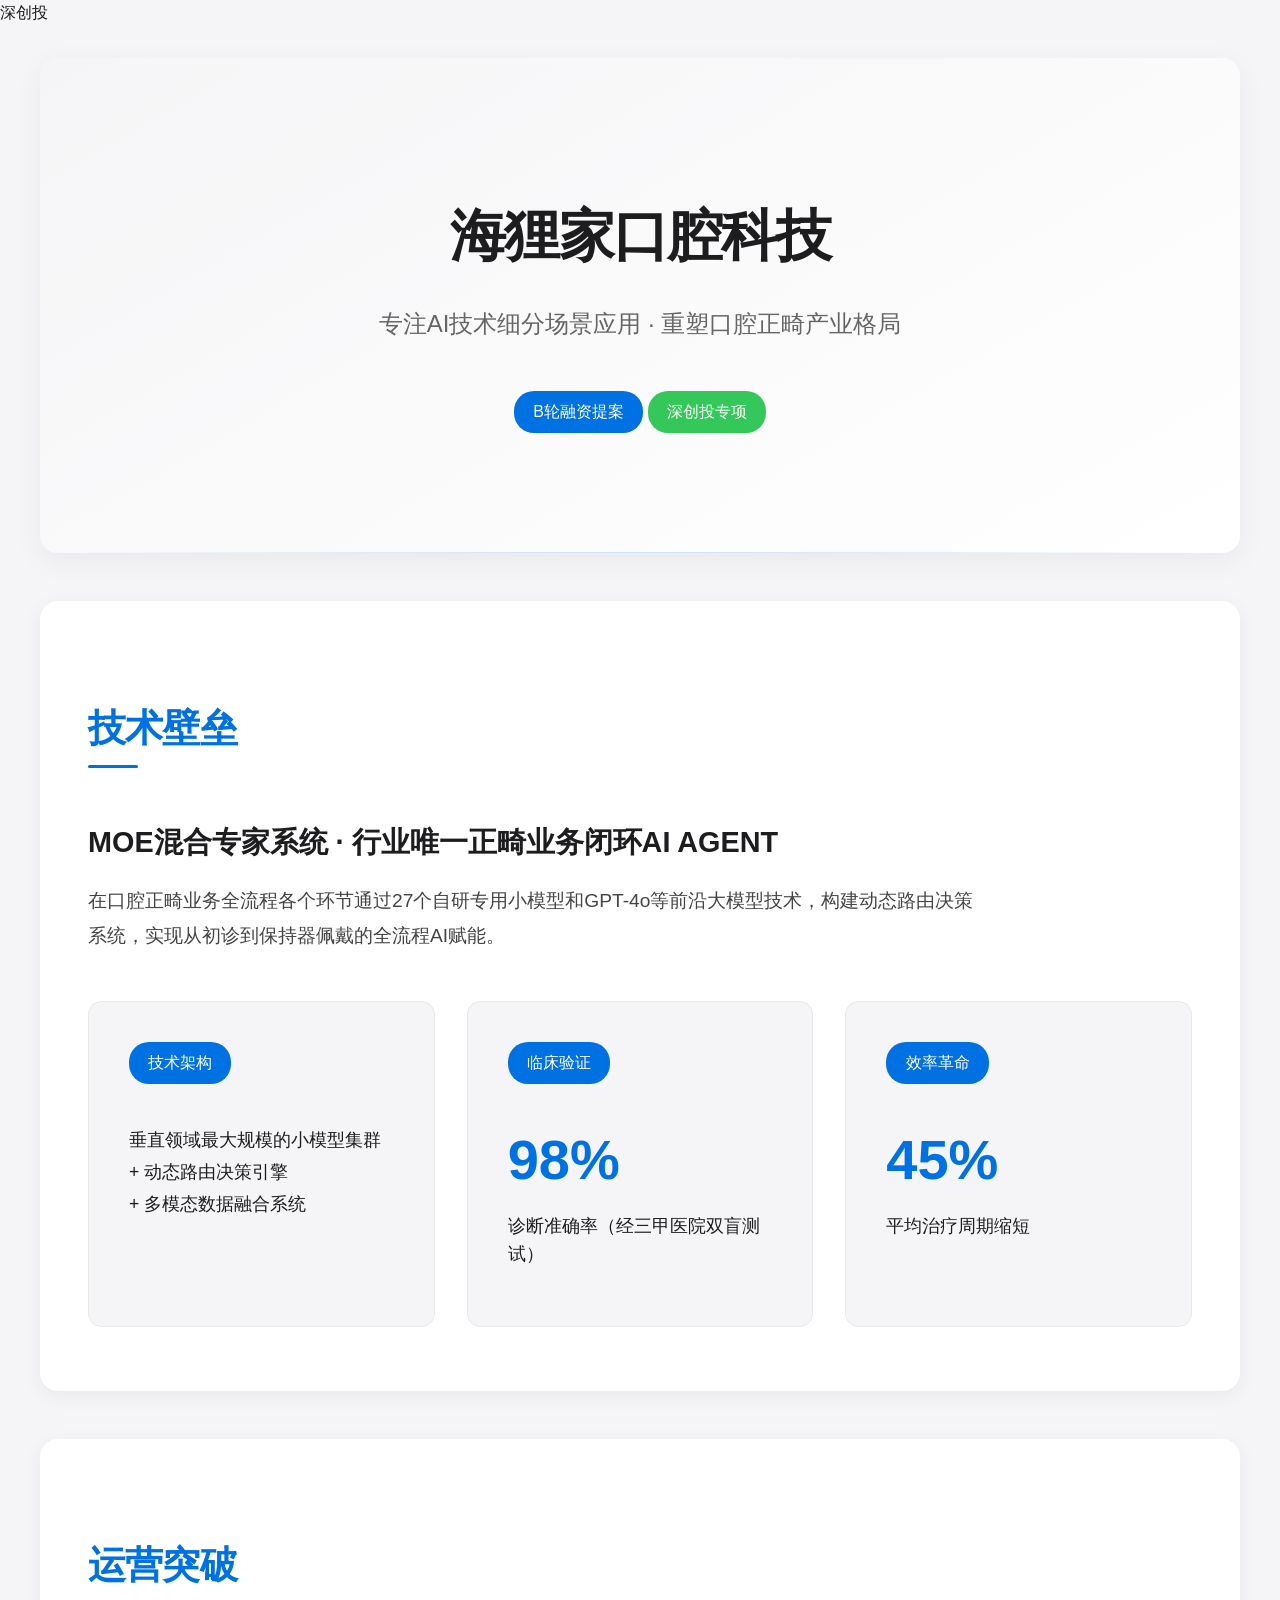
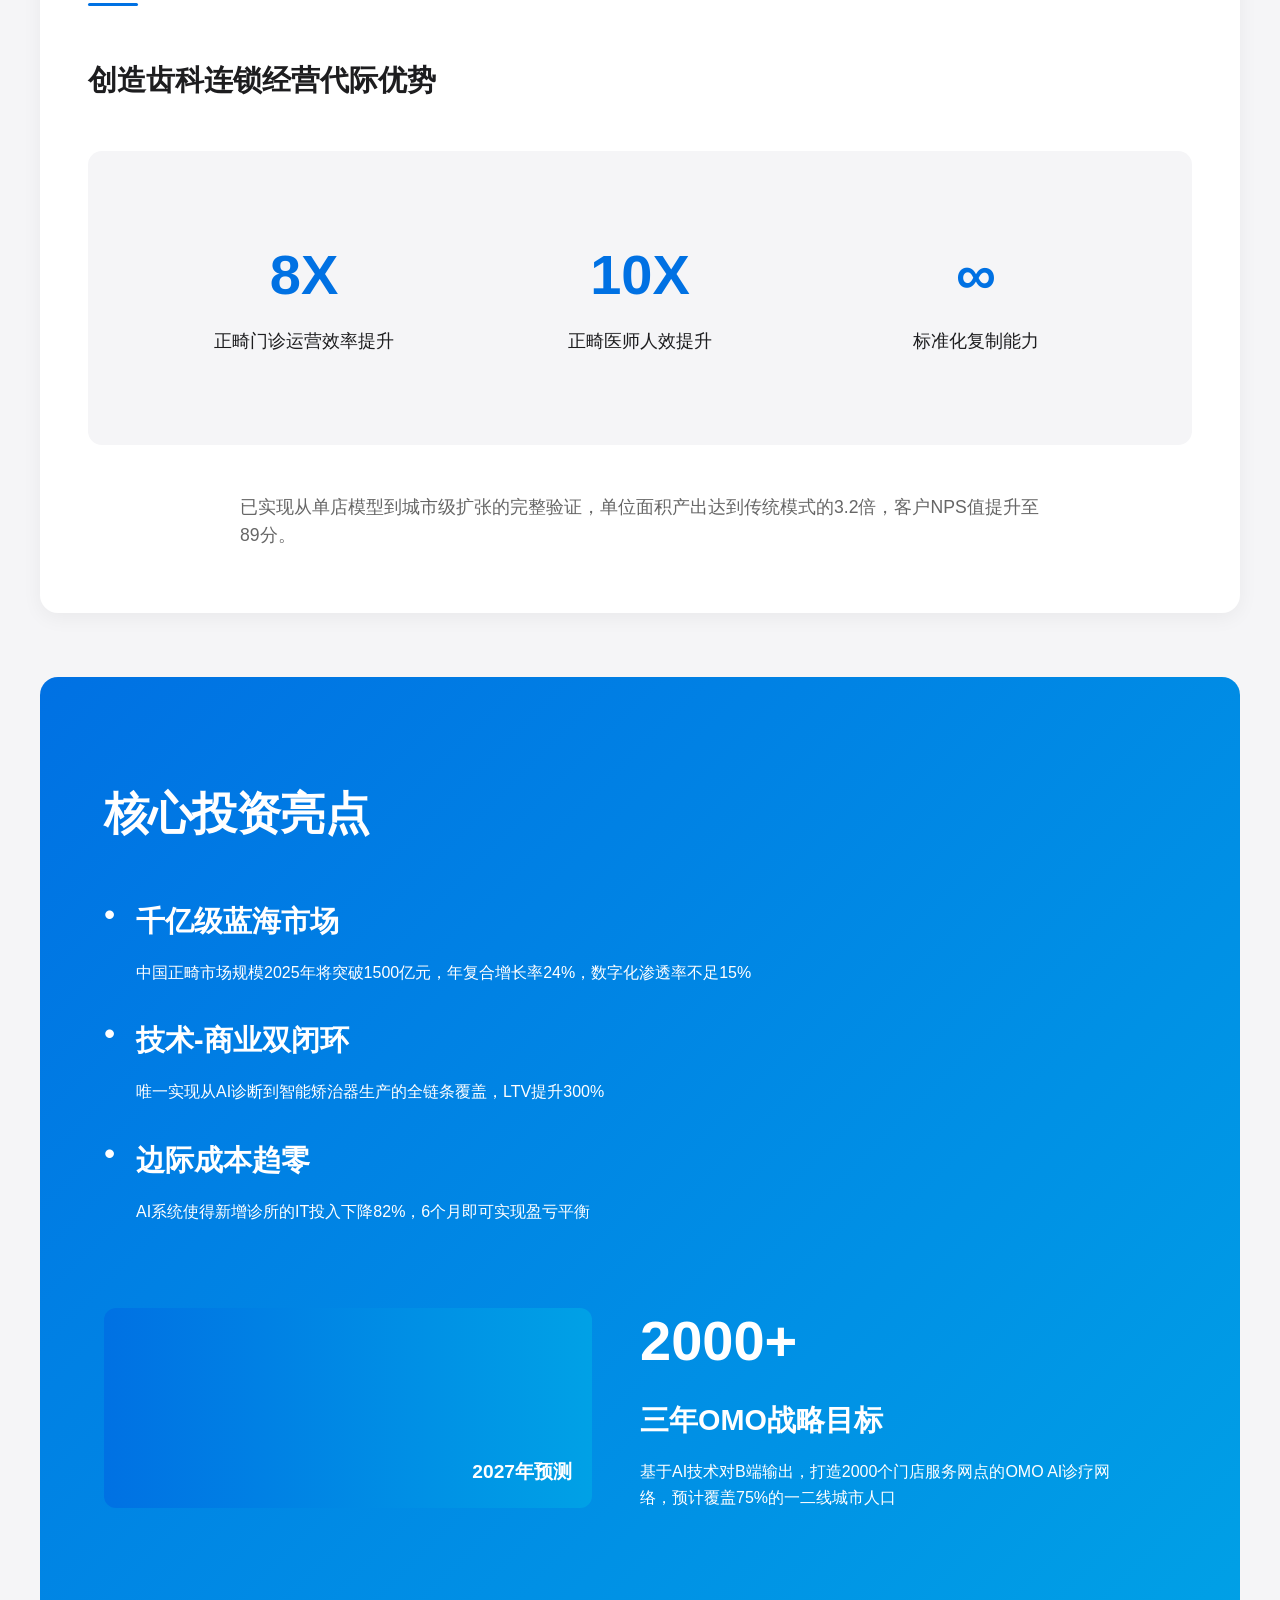
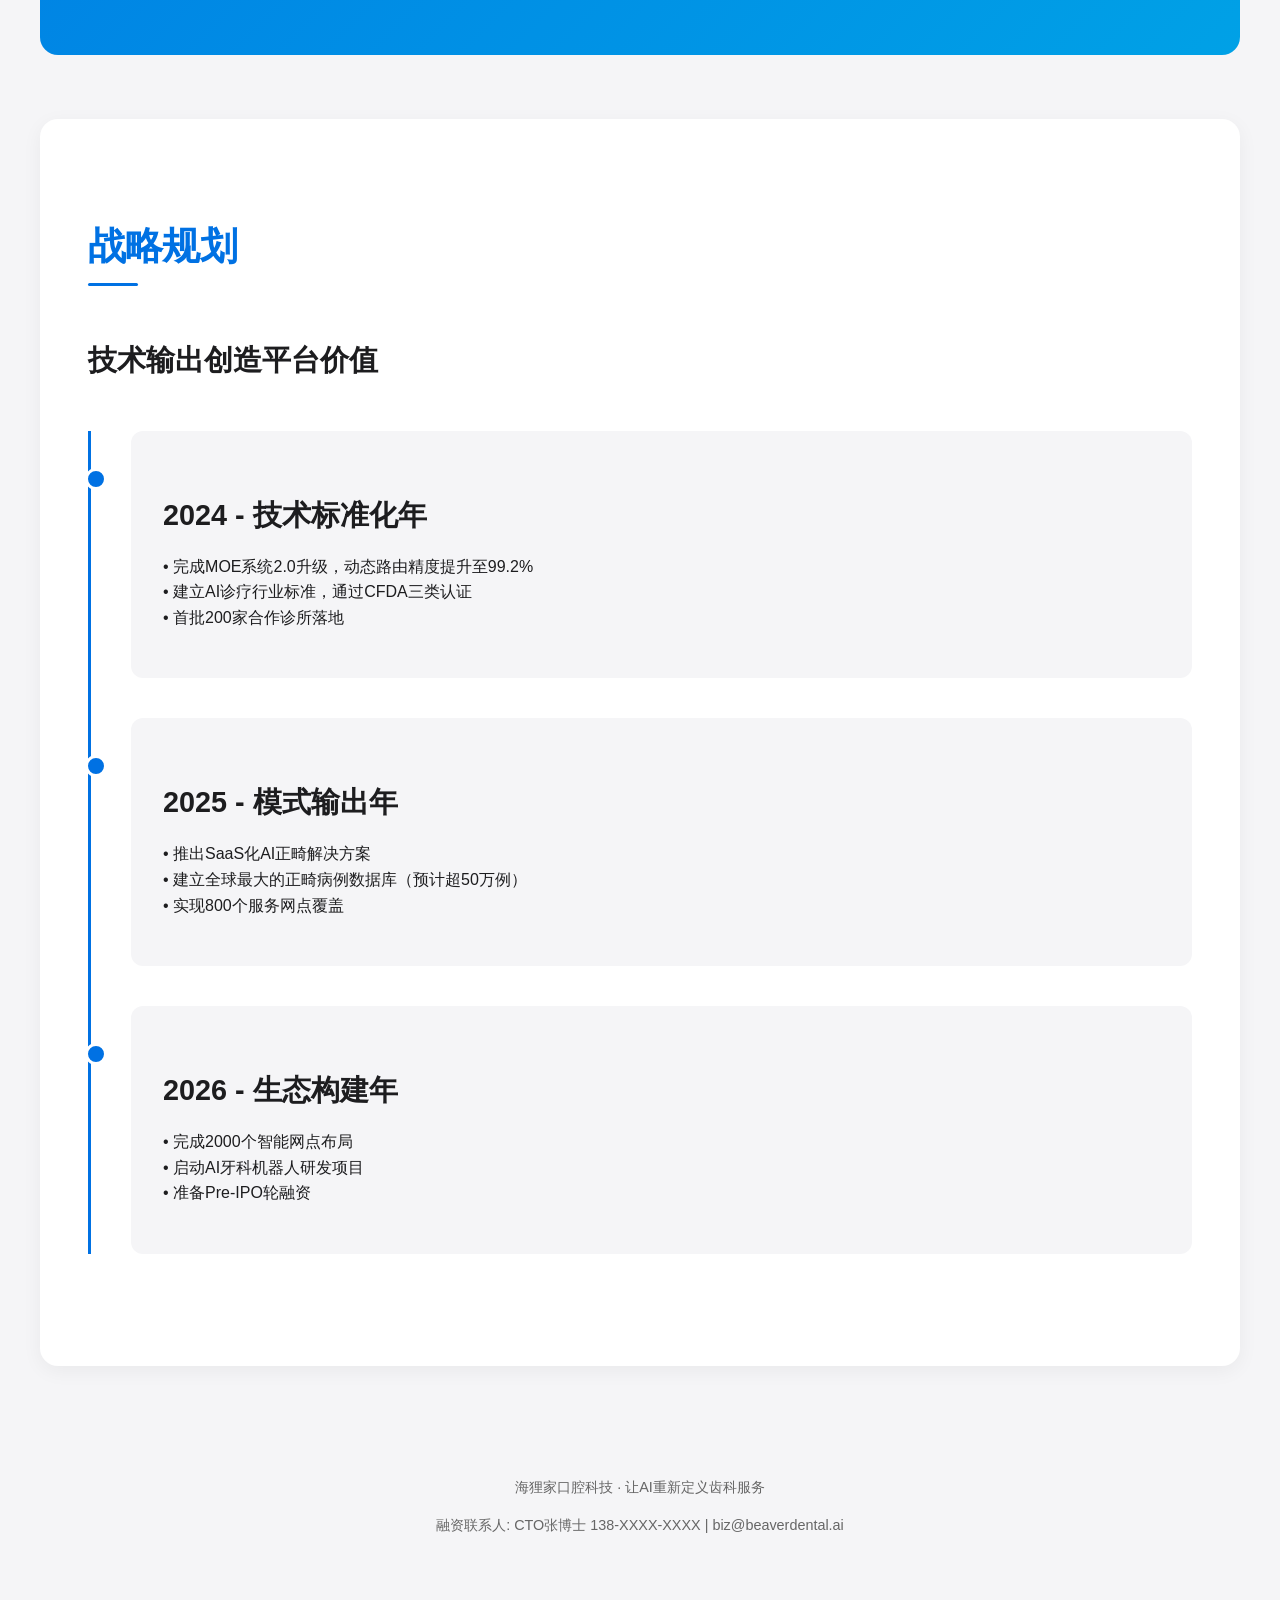
<file: docs/projects/static_sites/深创投.html>
深创投
<!DOCTYPE html>
<html lang="zh-CN">
<head>
    <meta charset="UTF-8">
    <meta name="viewport" content="width=device-width, initial-scale=1.0">
    <title>海狸家口腔科技 | B轮融资提案</title>
    <style>
        :root {
            --apple-blue: #0071e3;
            --apple-gray: #f5f5f7;
            --apple-black: #1d1d1f;
            --apple-dark: #121212;
        }

        body {
            font-family: -apple-system, BlinkMacSystemFont, "Segoe UI", Roboto, Oxygen, Ubuntu, Cantarell, sans-serif;
            line-height: 1.6;
            background-color: var(--apple-gray);
            color: var(--apple-black);
            margin: 0;
            padding: 0;
        }

        .container {
            max-width: 1200px;
            margin: 0 auto;
            padding: 2rem;
        }

        .hero {
            text-align: center;
            padding: 6rem 2rem;
            border-radius: 18px;
            background: linear-gradient(150deg, #f5f5f7 0%, #ffffff 100%);
            margin-bottom: 3rem;
            box-shadow: 0 8px 30px rgba(0,0,0,0.05);
            position: relative;
            overflow: hidden;
        }

        .hero::after {
            content: "";
            position: absolute;
            bottom: 0;
            left: 0;
            right: 0;
            height: 1px;
            background: linear-gradient(90deg, transparent, rgba(0,113,227,0.2), transparent);
        }

        .section {
            padding: 4rem 3rem;
            margin: 3rem 0;
            background: white;
            border-radius: 18px;
            box-shadow: 0 5px 20px rgba(0,0,0,0.05);
            position: relative;
        }

        .section-title {
            font-size: 2.4rem;
            font-weight: 700;
            color: var(--apple-blue);
            margin-bottom: 2rem;
            letter-spacing: -0.02em;
            position: relative;
            display: inline-block;
        }

        .section-title::after {
            content: "";
            position: absolute;
            bottom: -10px;
            left: 0;
            width: 50px;
            height: 3px;
            background: var(--apple-blue);
            border-radius: 3px;
        }

        h1 {
            font-size: 3.5rem;
            font-weight: 700;
            letter-spacing: -0.03em;
            color: var(--apple-black);
            margin-bottom: 1.5rem;
        }

        h2 {
            font-size: 2.8rem;
            font-weight: 600;
            color: var(--apple-black);
            margin-bottom: 1.5rem;
            letter-spacing: -0.02em;
        }

        h3 {
            font-size: 1.8rem;
            font-weight: 600;
            color: var(--apple-black);
            margin-bottom: 1rem;
        }

        .data-grid {
            display: grid;
            grid-template-columns: repeat(auto-fit, minmax(300px, 1fr));
            gap: 2rem;
            margin-top: 3rem;
        }

        .data-card {
            padding: 2.5rem;
            border-radius: 14px;
            background: var(--apple-gray);
            border: 1px solid rgba(0,0,0,0.05);
            transition: transform 0.3s ease;
        }

        .data-card:hover {
            transform: translateY(-5px);
        }

        .stat-number {
            font-size: 3.5rem;
            font-weight: 700;
            color: var(--apple-blue);
            margin: 1.5rem 0;
            line-height: 1;
        }

        .comparison {
            display: flex;
            justify-content: space-between;
            background: var(--apple-gray);
            padding: 3rem;
            border-radius: 14px;
            margin: 3rem 0;
        }

        .comparison-item {
            flex: 1;
            text-align: center;
            padding: 1.5rem;
        }

        .badge {
            display: inline-block;
            padding: 0.5rem 1.2rem;
            background: var(--apple-blue);
            color: white;
            border-radius: 20px;
            font-size: 1rem;
            font-weight: 500;
            margin-bottom: 1.5rem;
        }

        .timeline {
            border-left: 3px solid var(--apple-blue);
            padding-left: 2.5rem;
            margin: 3rem 0;
        }

        .timeline-item {
            position: relative;
            padding: 2rem;
            margin-bottom: 2.5rem;
            background: var(--apple-gray);
            border-radius: 12px;
            transition: transform 0.3s ease;
        }

        .timeline-item:hover {
            transform: translateX(10px);
        }

        .timeline-item::before {
            content: "";
            position: absolute;
            left: -2.9rem;
            top: 2.3rem;
            width: 16px;
            height: 16px;
            background: var(--apple-blue);
            border-radius: 50%;
            border: 3px solid white;
        }

        .investment-highlights {
            background: linear-gradient(135deg, #0071e3 0%, #00a1e6 100%);
            color: white;
            padding: 4rem;
            border-radius: 18px;
            margin: 4rem 0;
        }

        .highlight-item {
            margin-bottom: 2rem;
            position: relative;
            padding-left: 2rem;
        }

        .highlight-item::before {
            content: "•";
            position: absolute;
            left: 0;
            font-size: 2rem;
            line-height: 1;
        }

        .market-size {
            display: flex;
            align-items: center;
            justify-content: space-between;
            margin: 4rem 0;
        }

        .market-size-chart {
            flex: 1;
            height: 200px;
            background: linear-gradient(90deg, #0071e3, #00a1e6);
            border-radius: 12px;
            position: relative;
            overflow: hidden;
        }

        .market-size-chart::after {
            content: "2027年预测";
            position: absolute;
            bottom: 20px;
            right: 20px;
            color: white;
            font-weight: 600;
            font-size: 1.2rem;
        }

        .market-size-text {
            flex: 1;
            padding: 0 3rem;
        }

        .footer {
            text-align: center;
            padding: 3rem 0;
            color: #666;
            font-size: 0.9rem;
        }

        @media (max-width: 768px) {
            .hero {
                padding: 4rem 1rem;
            }
            
            h1 {
                font-size: 2.5rem;
            }
            
            .comparison {
                flex-direction: column;
            }
            
            .market-size {
                flex-direction: column;
            }
            
            .market-size-text {
                padding: 2rem 0 0 0;
            }
        }
    </style>
</head>
<body>
    <div class="container">
        <div class="hero">
            <h1>海狸家口腔科技</h1>
            <p style="font-size: 1.5rem; color: #666; max-width: 800px; margin: 0 auto;">专注AI技术细分场景应用 · 重塑口腔正畸产业格局</p>
            <div style="margin-top: 3rem;">
                <span class="badge">B轮融资提案</span>
                <span class="badge" style="background: #34c759;">深创投专项</span>
            </div>
        </div>

        <!-- 核心技术 -->
        <div class="section">
            <h2 class="section-title">技术壁垒</h2>
            <h3>MOE混合专家系统 · 行业唯一正畸业务闭环AI AGENT</h3>
            <p style="font-size: 1.2rem; line-height: 1.8; color: #444; max-width: 900px;">
                在口腔正畸业务全流程各个环节通过27个自研专用小模型和GPT-4o等前沿大模型技术，构建动态路由决策系统，实现从初诊到保持器佩戴的全流程AI赋能。
            </p>
            
            <div class="data-grid">
                <div class="data-card">
                    <div class="badge">技术架构</div>
                    <p style="font-size: 1.1rem; line-height: 1.8;">垂直领域最大规模的小模型集群<br>+ 动态路由决策引擎<br>+ 多模态数据融合系统</p>
                </div>
                <div class="data-card">
                    <div class="badge">临床验证</div>
                    <div class="stat-number">98%</div>
                    <p style="font-size: 1.1rem;">诊断准确率（经三甲医院双盲测试）</p>
                </div>
                <div class="data-card">
                    <div class="badge">效率革命</div>
                    <div class="stat-number">45%</div>
                    <p style="font-size: 1.1rem;">平均治疗周期缩短</p>
                </div>
            </div>
        </div>

        <!-- 运营数据 -->
        <div class="section">
            <h2 class="section-title">运营突破</h2>
            <h3>创造齿科连锁经营代际优势</h3>
            
            <div class="comparison">
                <div class="comparison-item">
                    <div class="stat-number">8X</div>
                    <p style="font-size: 1.1rem;">正畸门诊运营效率提升</p>
                </div>
                <div class="comparison-item">
                    <div class="stat-number">10X</div>
                    <p style="font-size: 1.1rem;">正畸医师人效提升</p>
                </div>
                <div class="comparison-item">
                    <div class="stat-number">∞</div>
                    <p style="font-size: 1.1rem;">标准化复制能力</p>
                </div>
            </div>
            
            <p style="font-size: 1.1rem; color: #666; max-width: 800px; margin: 0 auto;">
                已实现从单店模型到城市级扩张的完整验证，单位面积产出达到传统模式的3.2倍，客户NPS值提升至89分。
            </p>
        </div>

        <!-- 投资亮点 -->
        <div class="investment-highlights">
            <h2 style="color: white; margin-bottom: 3rem;">核心投资亮点</h2>
            
            <div class="highlight-item">
                <h3 style="color: white;">千亿级蓝海市场</h3>
                <p>中国正畸市场规模2025年将突破1500亿元，年复合增长率24%，数字化渗透率不足15%</p>
            </div>
            
            <div class="highlight-item">
                <h3 style="color: white;">技术-商业双闭环</h3>
                <p>唯一实现从AI诊断到智能矫治器生产的全链条覆盖，LTV提升300%</p>
            </div>
            
            <div class="highlight-item">
                <h3 style="color: white;">边际成本趋零</h3>
                <p>AI系统使得新增诊所的IT投入下降82%，6个月即可实现盈亏平衡</p>
            </div>
            
            <div class="market-size">
                <div class="market-size-chart"></div>
                <div class="market-size-text">
                    <div class="stat-number" style="color: white;">2000+</div>
                    <h3 style="color: white;">三年OMO战略目标</h3>
                    <p>基于AI技术对B端输出，打造2000个门店服务网点的OMO AI诊疗网络，预计覆盖75%的一二线城市人口</p>
                </div>
            </div>
        </div>

        <!-- 发展路线 -->
        <div class="section">
            <h2 class="section-title">战略规划</h2>
            <h3>技术输出创造平台价值</h3>
            
            <div class="timeline">
                <div class="timeline-item">
                    <h3>2024 - 技术标准化年</h3>
                    <p>• 完成MOE系统2.0升级，动态路由精度提升至99.2%<br>
                    • 建立AI诊疗行业标准，通过CFDA三类认证<br>
                    • 首批200家合作诊所落地</p>
                </div>
                <div class="timeline-item">
                    <h3>2025 - 模式输出年</h3>
                    <p>• 推出SaaS化AI正畸解决方案<br>
                    • 建立全球最大的正畸病例数据库（预计超50万例）<br>
                    • 实现800个服务网点覆盖</p>
                </div>
                <div class="timeline-item">
                    <h3>2026 - 生态构建年</h3>
                    <p>• 完成2000个智能网点布局<br>
                    • 启动AI牙科机器人研发项目<br>
                    • 准备Pre-IPO轮融资</p>
                </div>
            </div>
        </div>

        <div class="footer">
            <p>海狸家口腔科技 · 让AI重新定义齿科服务</p>
            <p>融资联系人: CTO张博士 138-XXXX-XXXX | biz@beaverdental.ai</p>
        </div>
    </div>
</body>
</html>
</file>
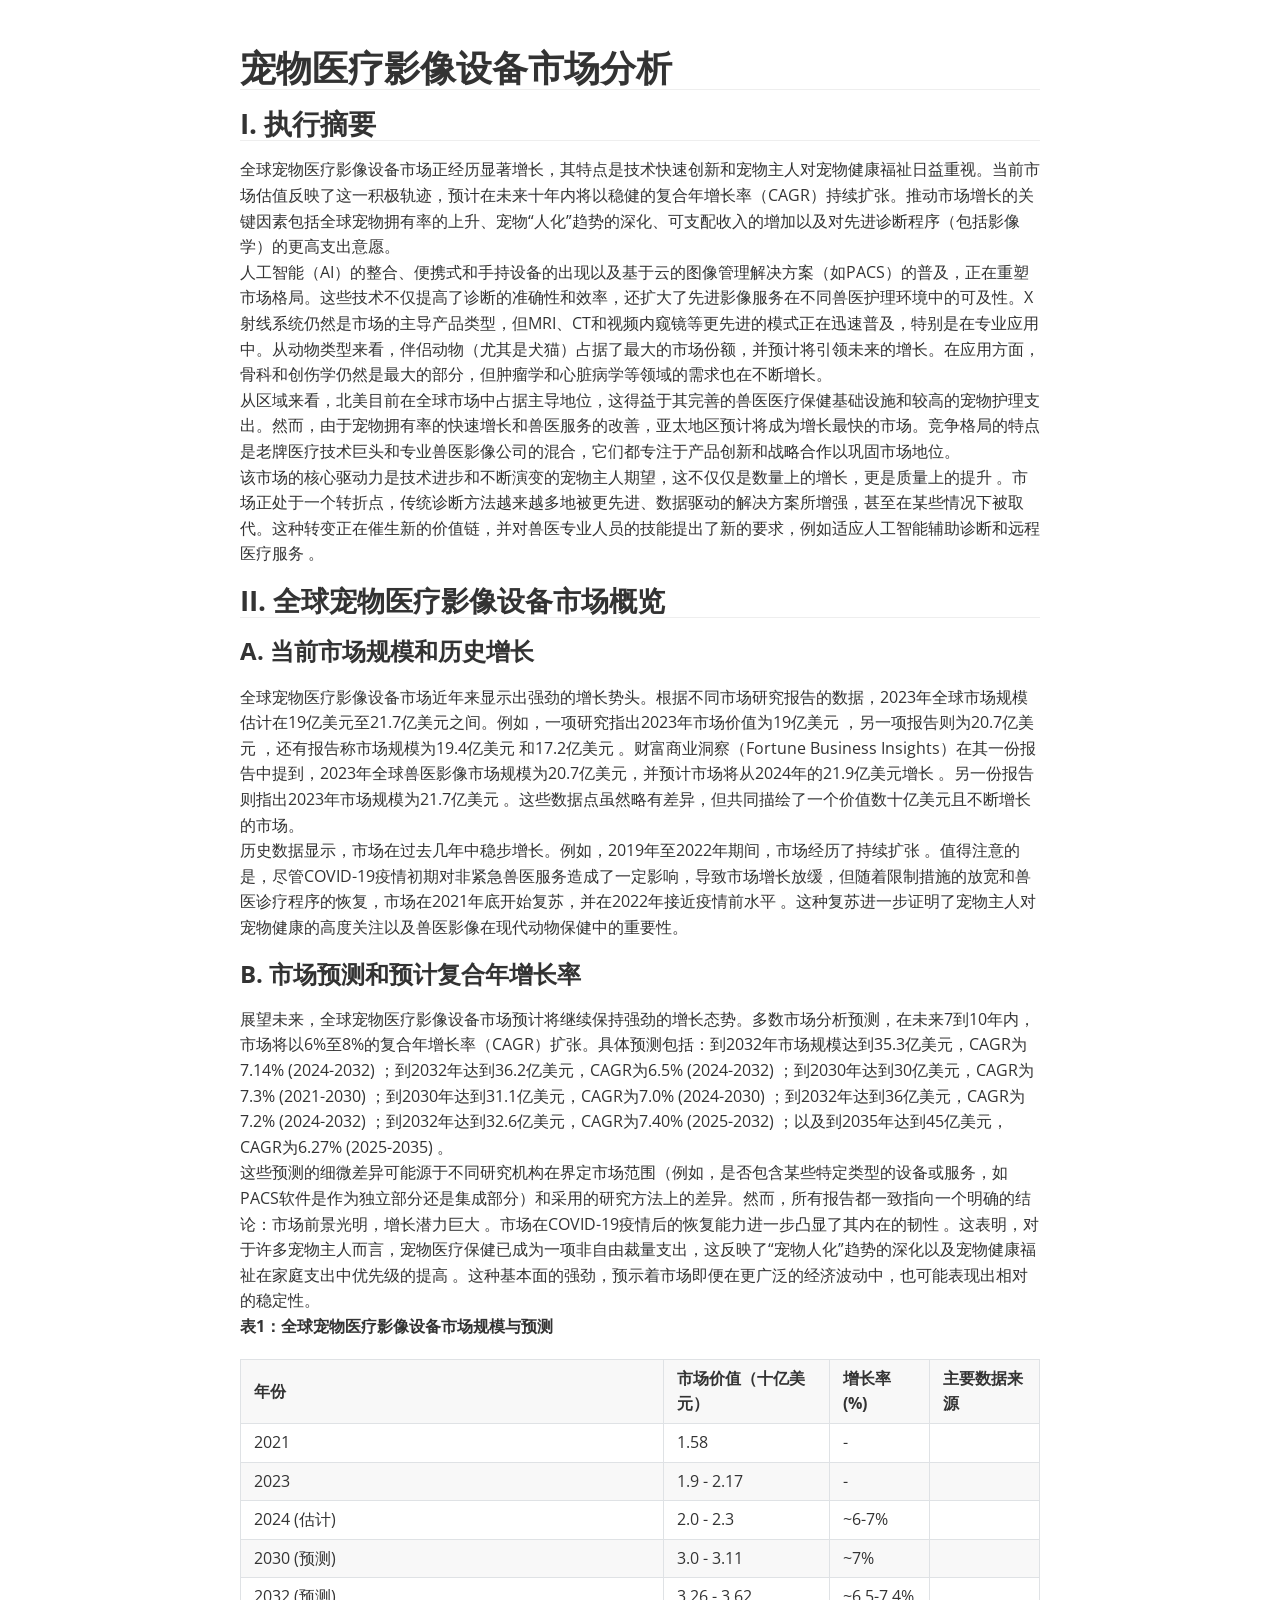
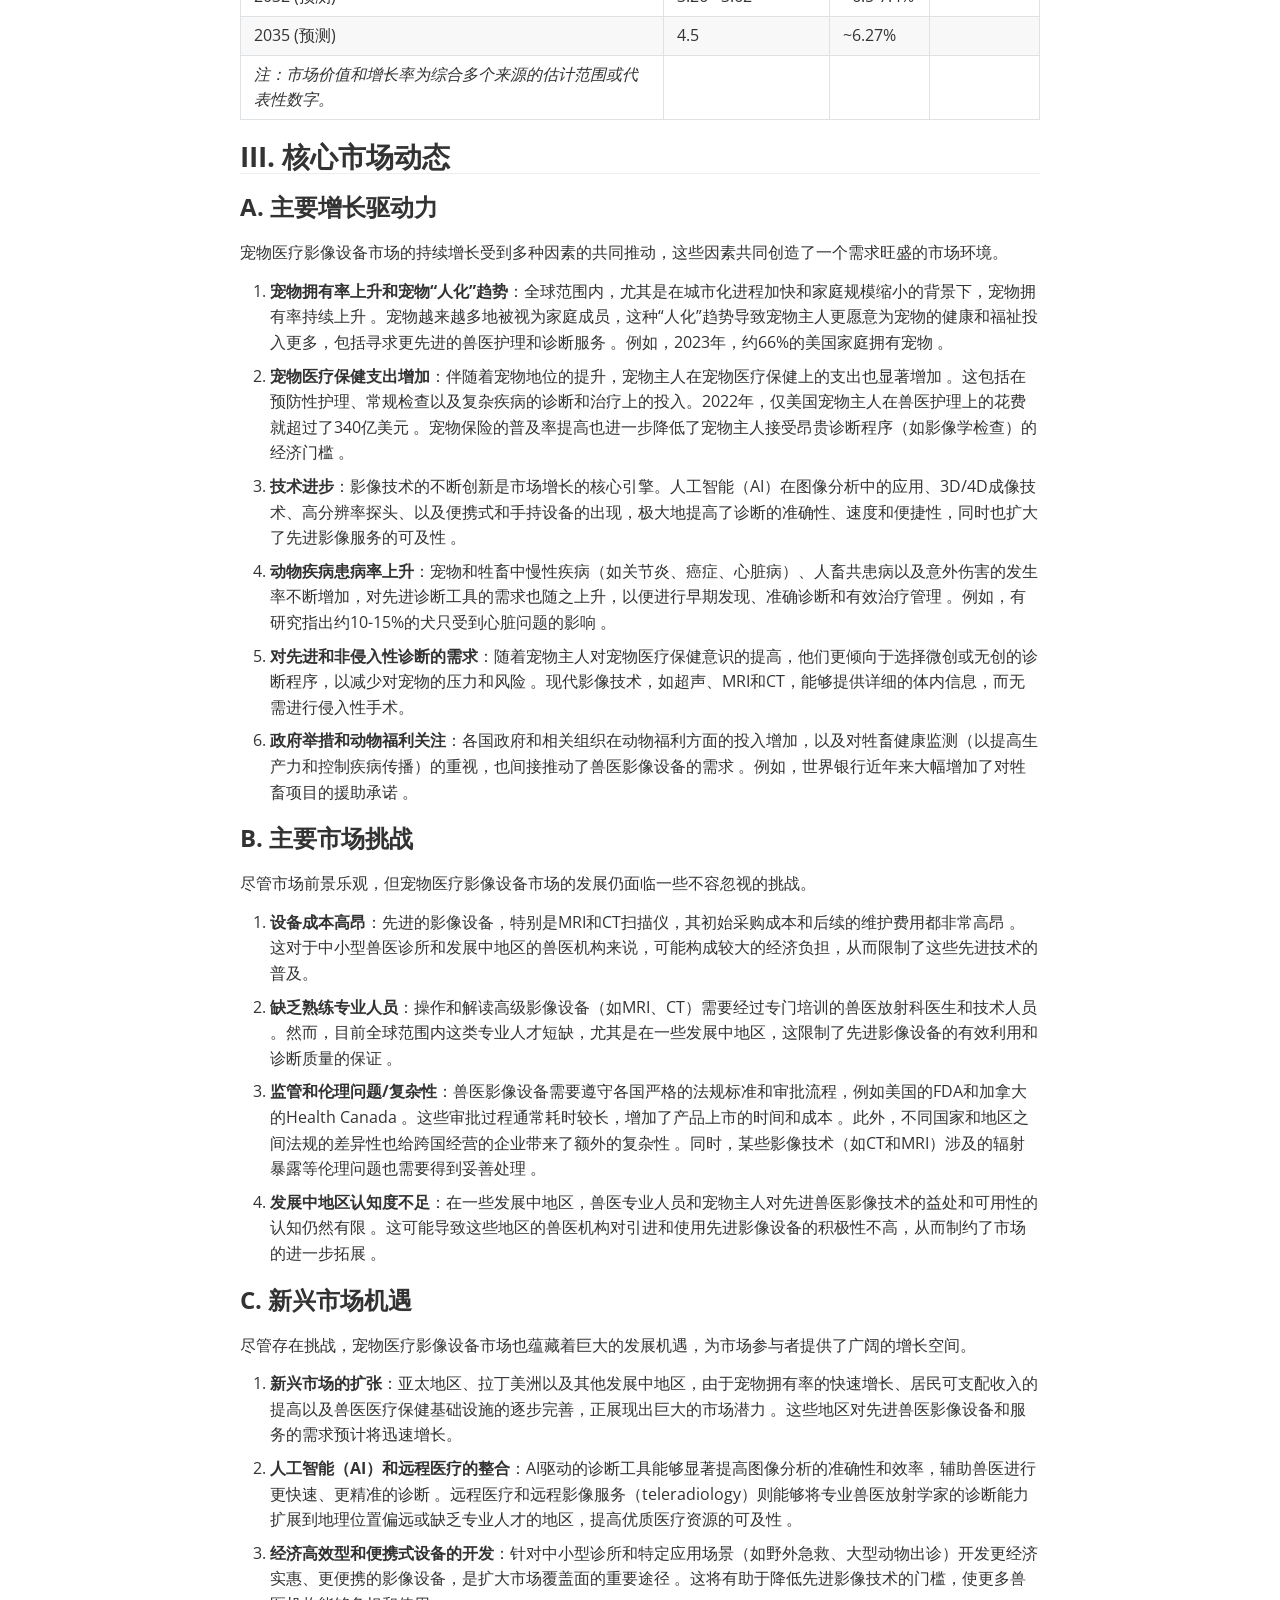
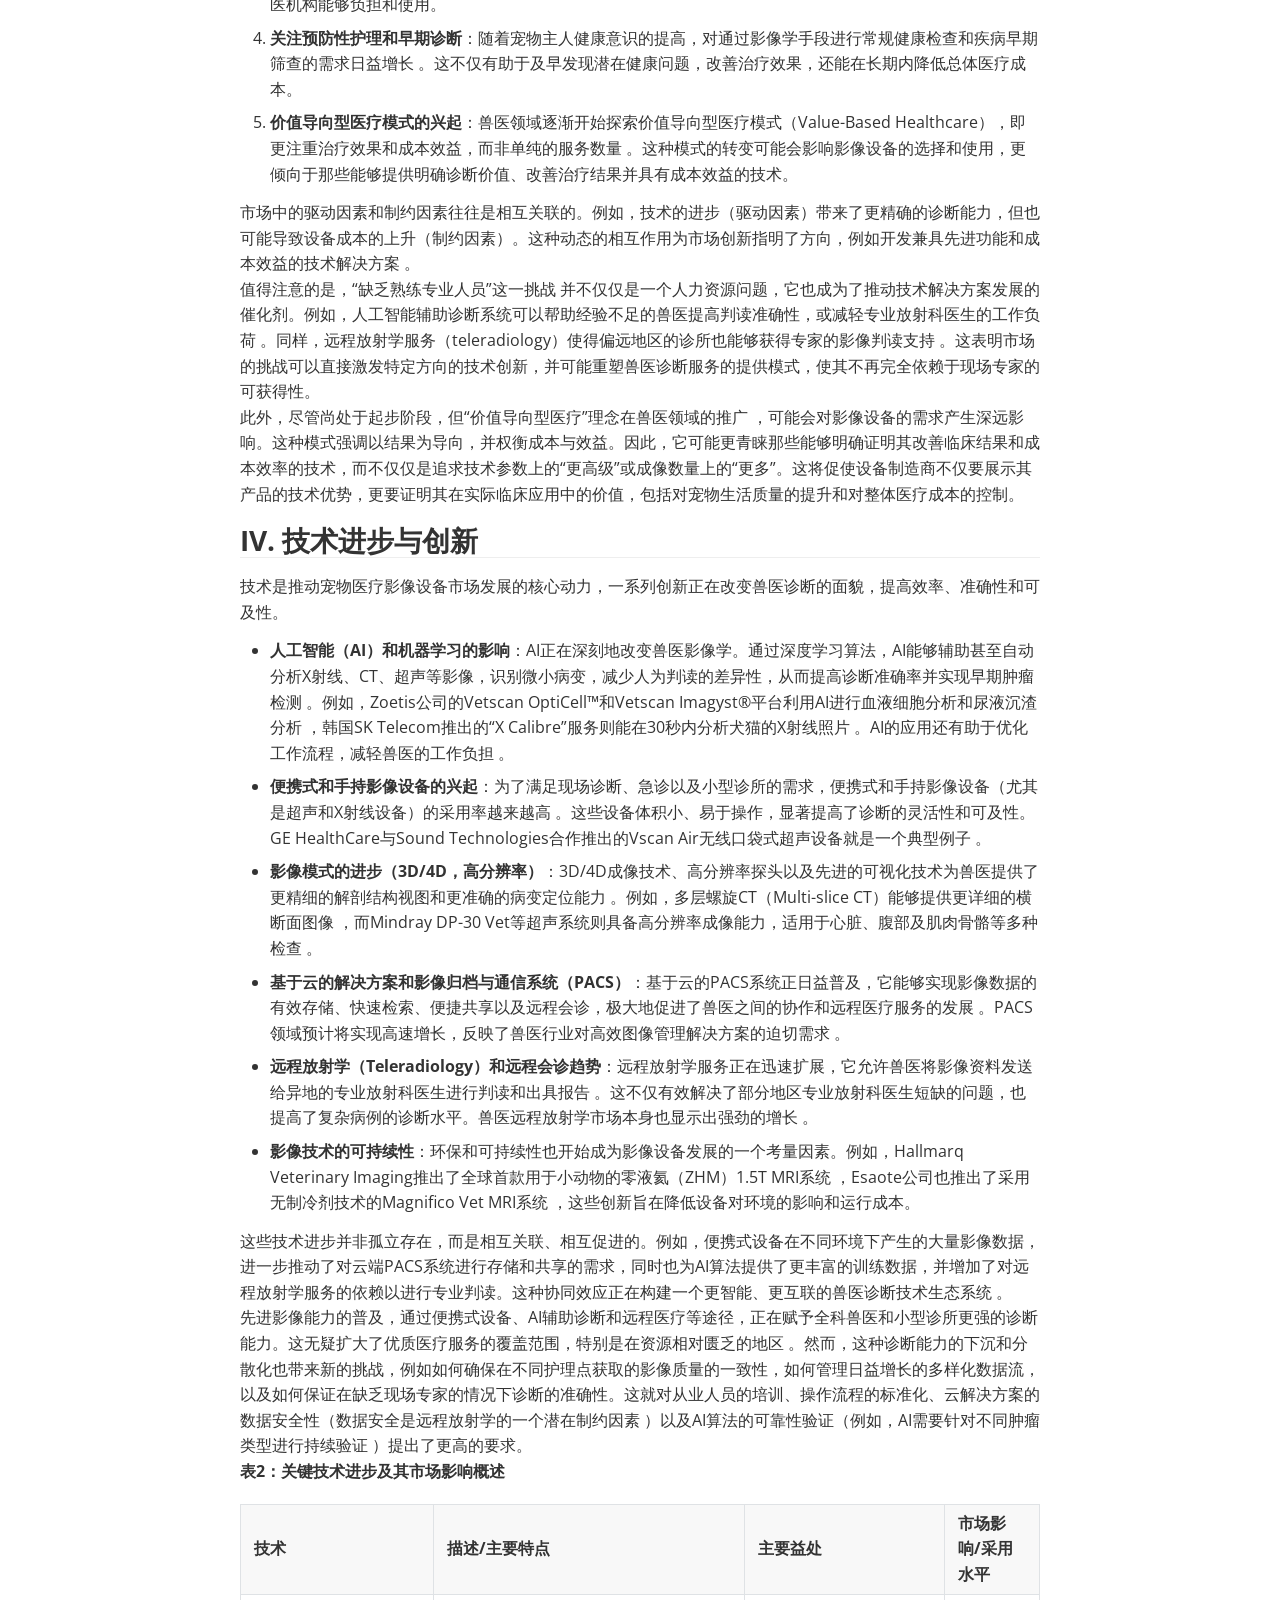
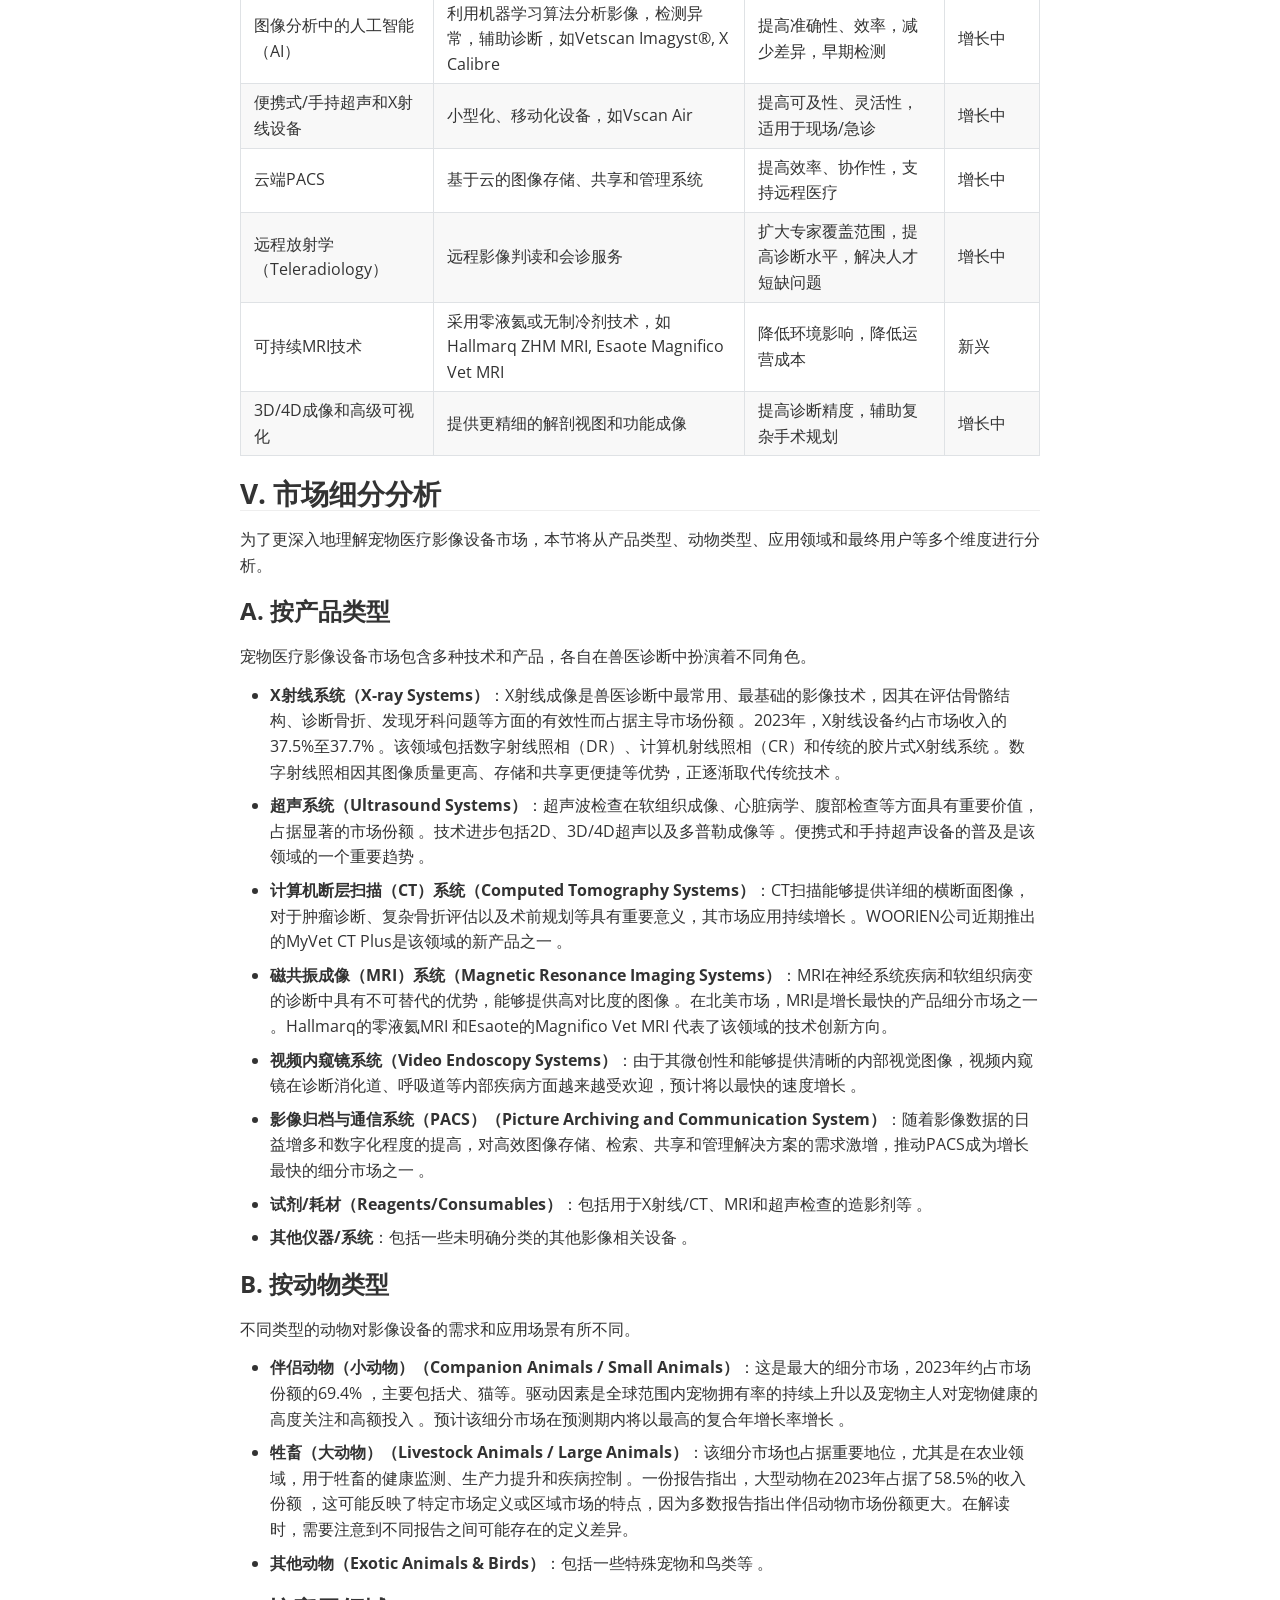
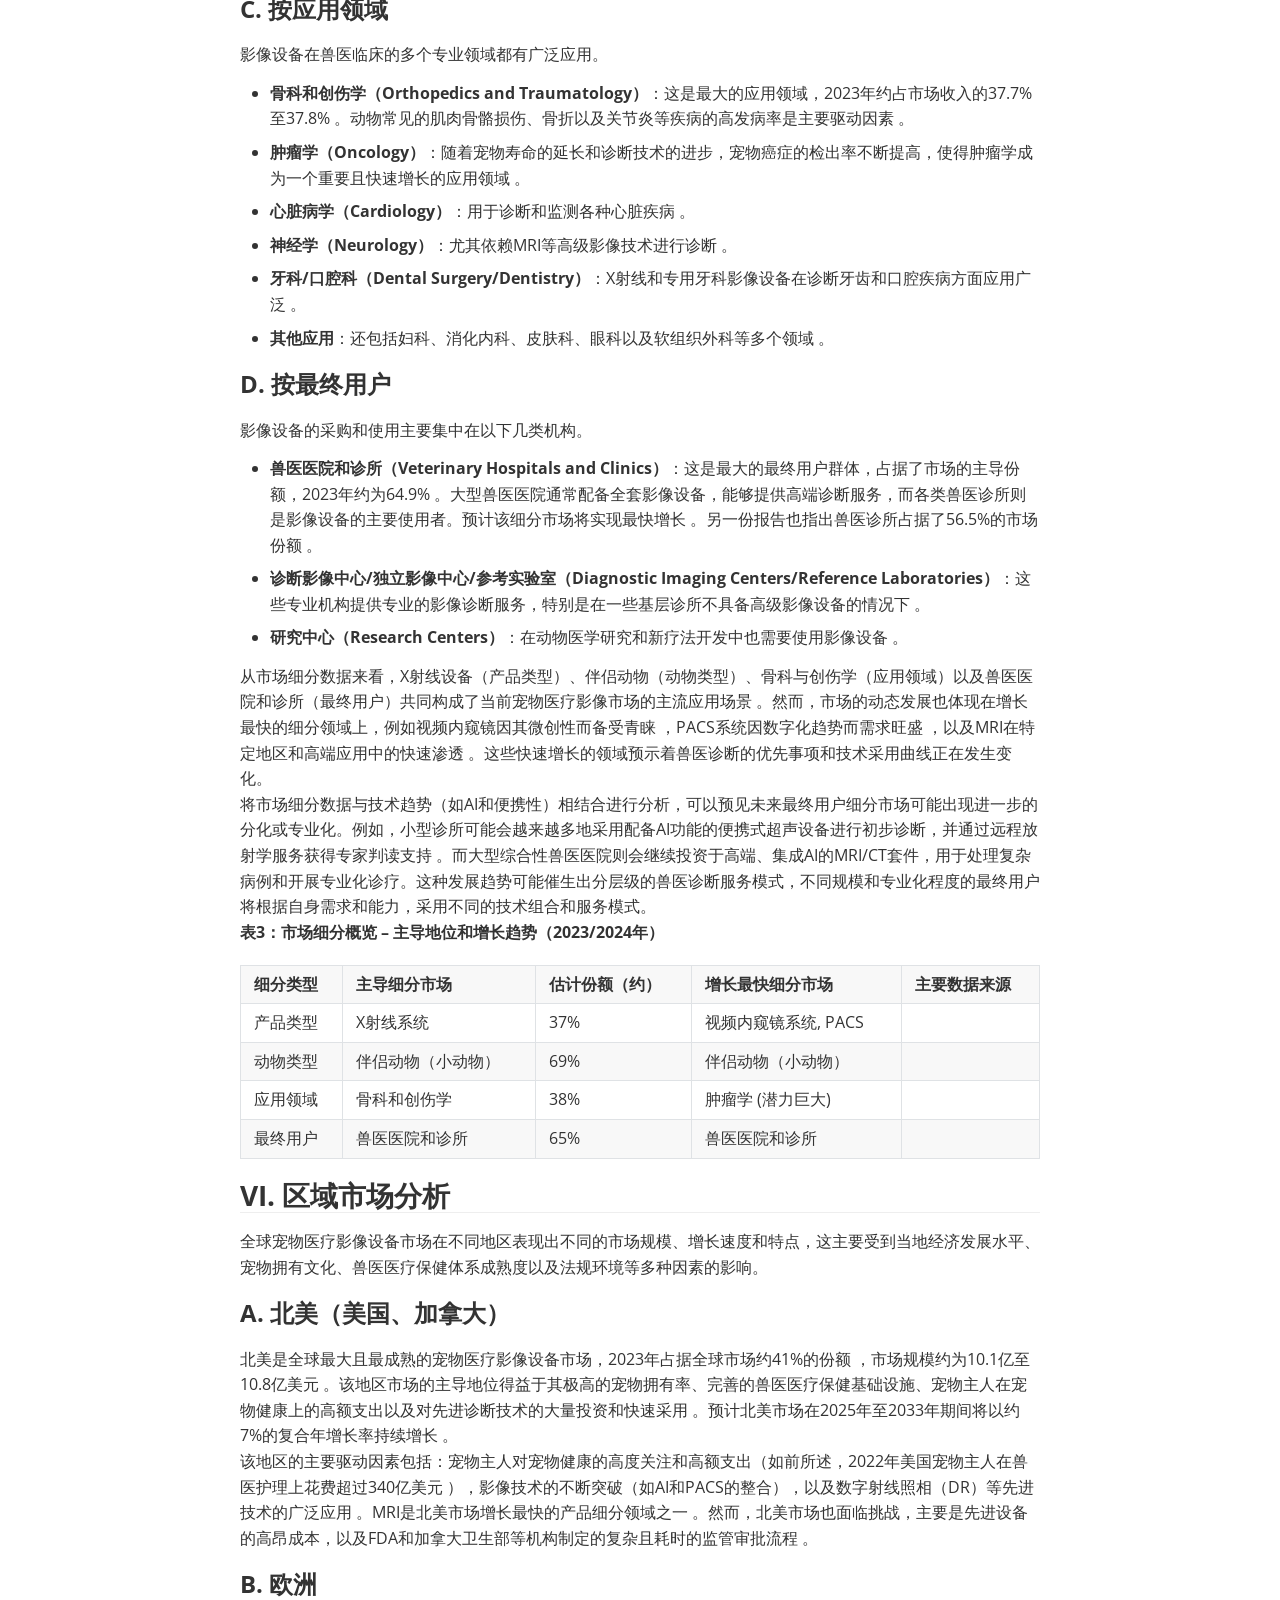
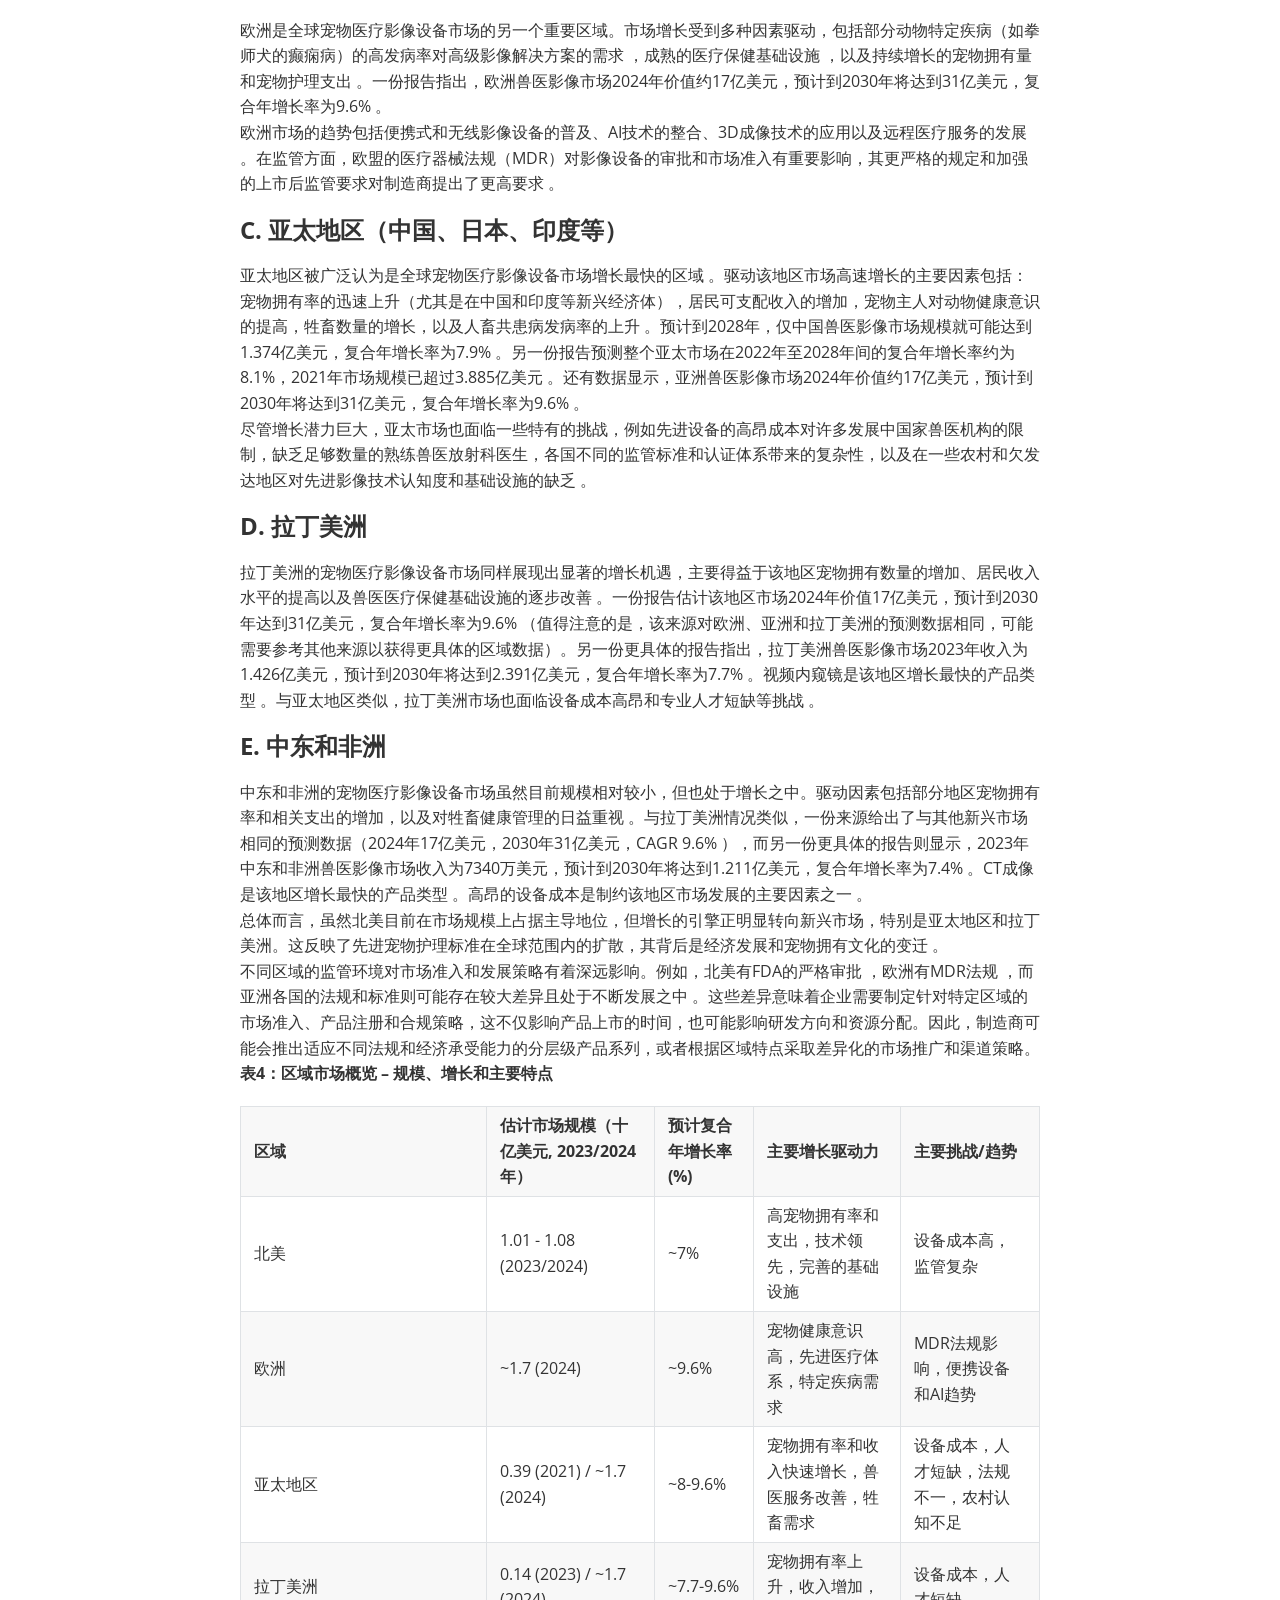
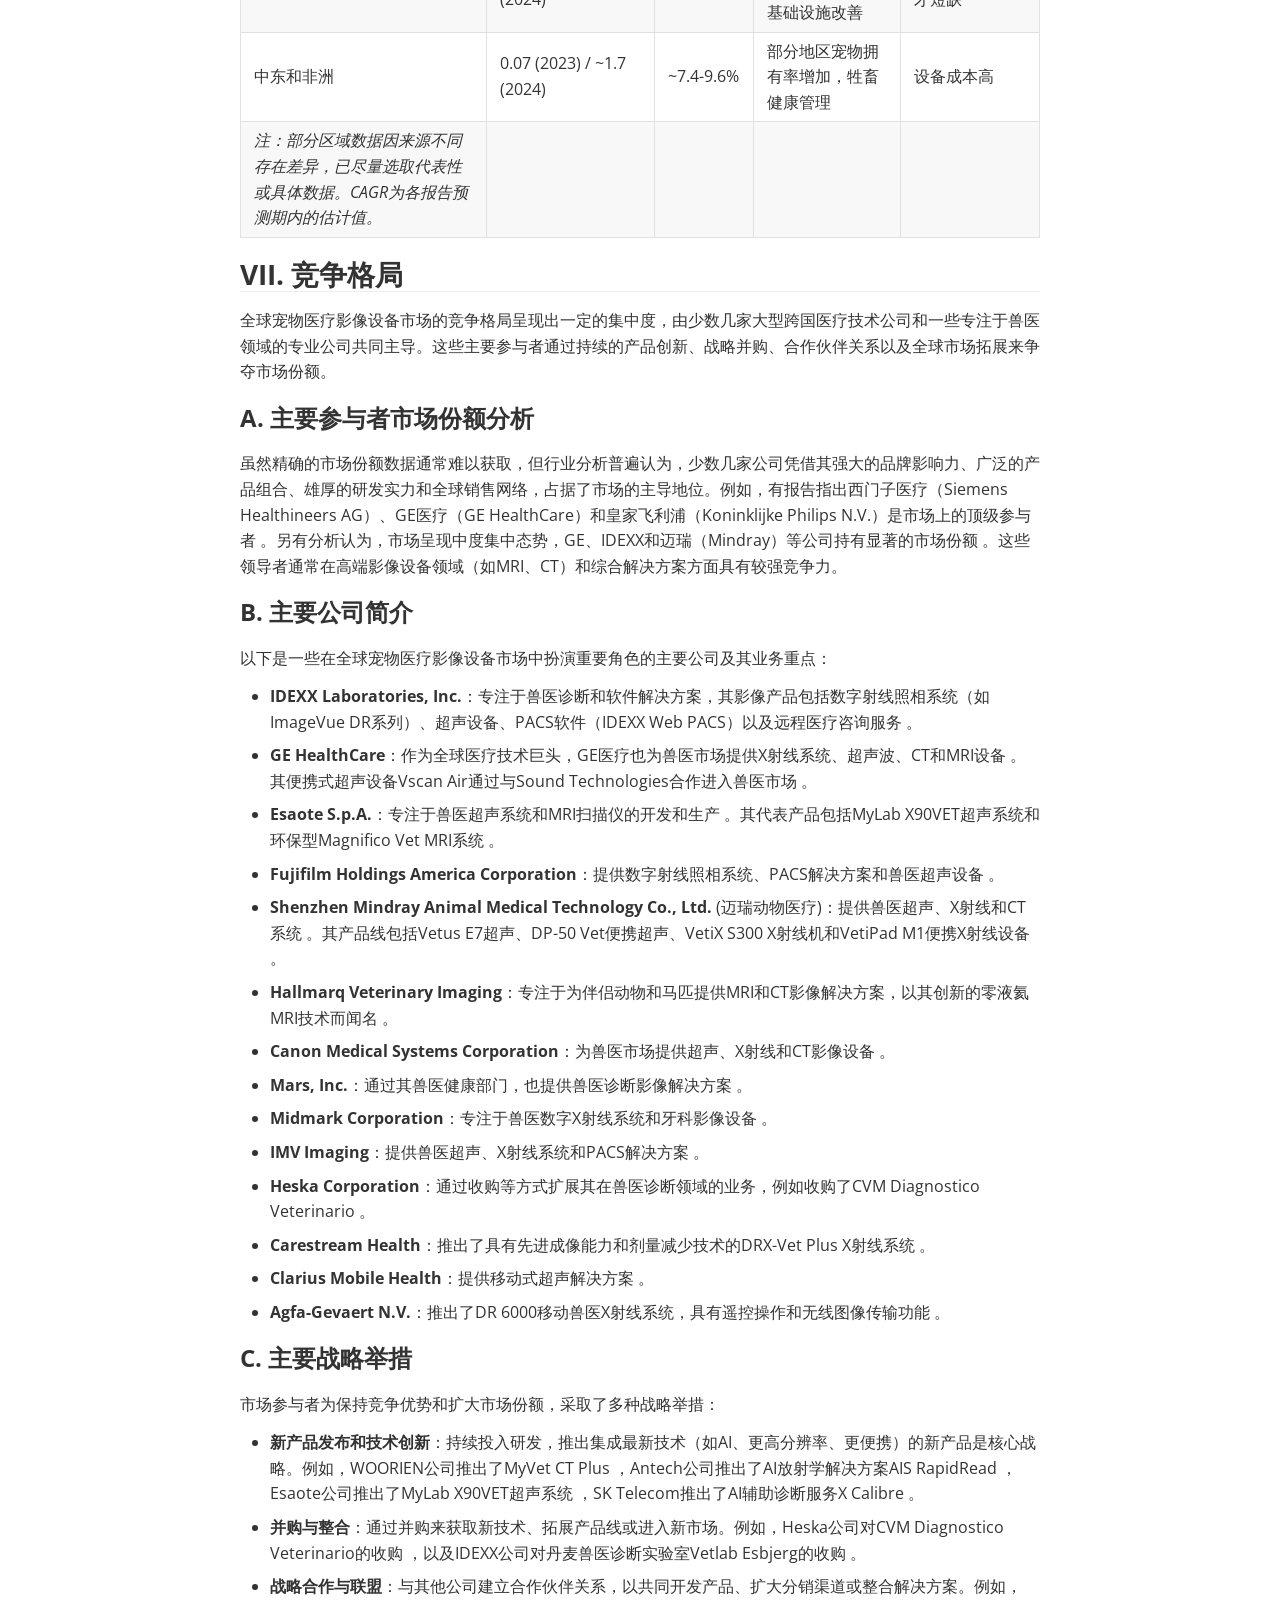
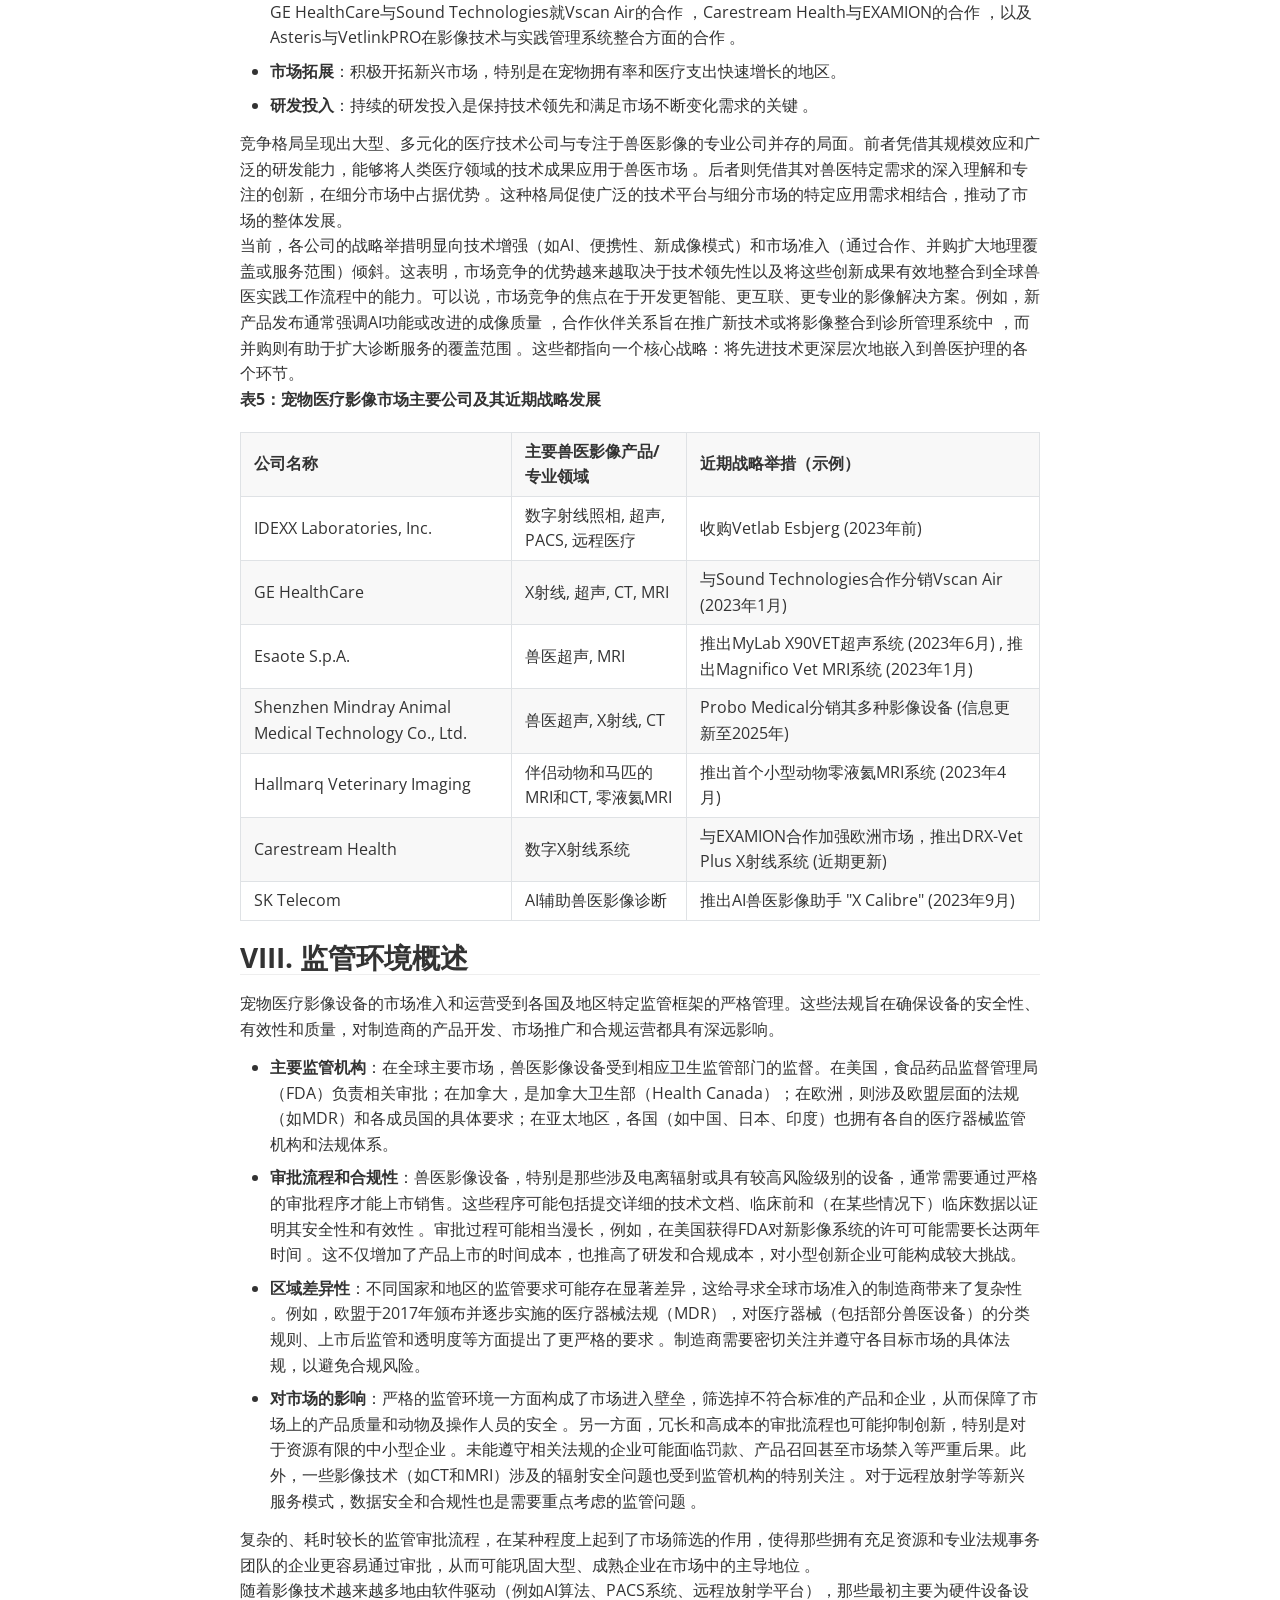
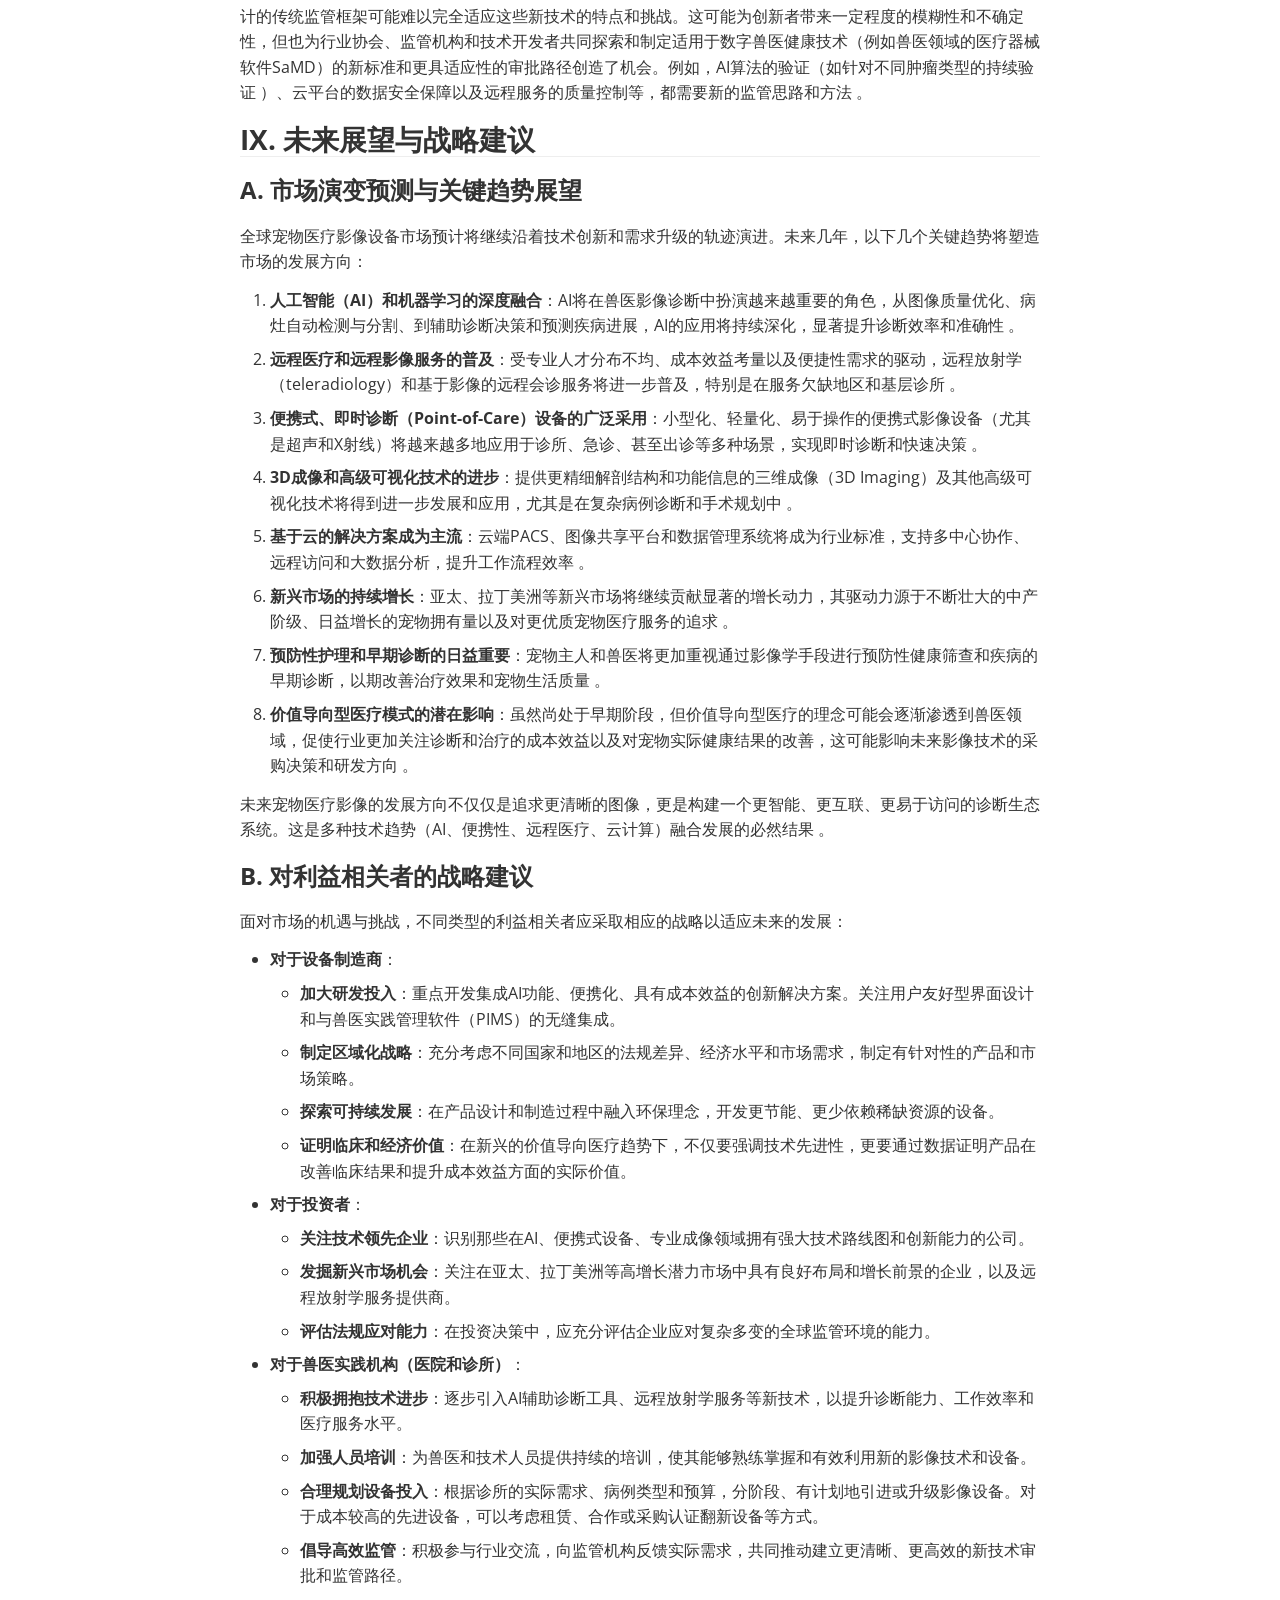
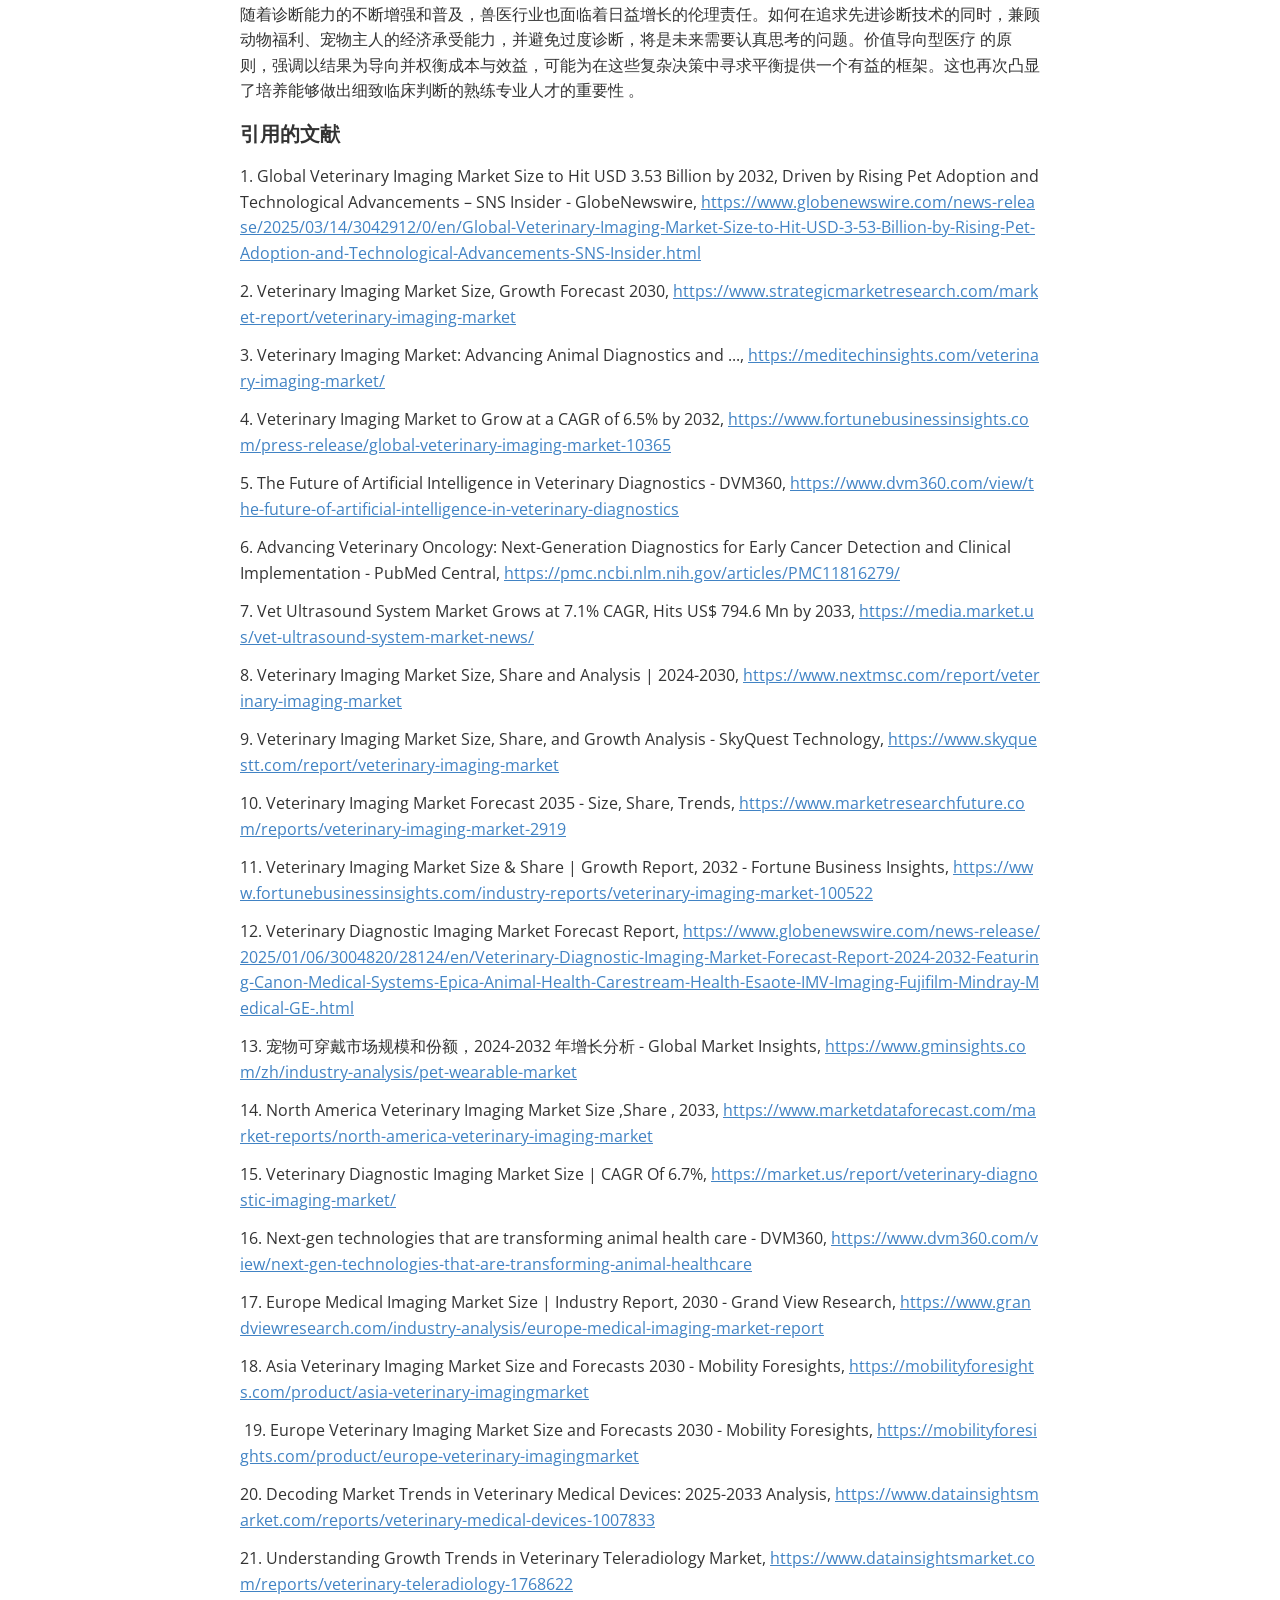
<file: docs/research/宠物影像/宠物医疗影像设备市场分析.html>
<!doctype html>
<html>
<head>
<meta charset='UTF-8'><meta name='viewport' content='width=device-width initial-scale=1'>

<link href='https://fonts.googleapis.com/css?family=Open+Sans:400italic,700italic,700,400&subset=latin,latin-ext' rel='stylesheet' type='text/css' /><style type='text/css'>html {overflow-x: initial !important;}:root { --bg-color: #ffffff; --text-color: #333333; --select-text-bg-color: #B5D6FC; --select-text-font-color: auto; --monospace: "Lucida Console",Consolas,"Courier",monospace; --title-bar-height: 20px; }
.mac-os-11 { --title-bar-height: 28px; }
html { font-size: 14px; background-color: var(--bg-color); color: var(--text-color); font-family: "Helvetica Neue", Helvetica, Arial, sans-serif; -webkit-font-smoothing: antialiased; }
h1, h2, h3, h4, h5 { white-space: pre-wrap; }
body { margin: 0px; padding: 0px; height: auto; inset: 0px; font-size: 1rem; line-height: 1.428571; overflow-x: hidden; background: inherit; }
iframe { margin: auto; }
a.url { word-break: break-all; }
a:active, a:hover { outline: 0px; }
.in-text-selection, ::selection { text-shadow: none; background: var(--select-text-bg-color); color: var(--select-text-font-color); }
#write { margin: 0px auto; height: auto; width: inherit; word-break: normal; overflow-wrap: break-word; position: relative; white-space: normal; overflow-x: visible; padding-top: 36px; }
#write.first-line-indent p { text-indent: 2em; }
#write.first-line-indent li p, #write.first-line-indent p * { text-indent: 0px; }
#write.first-line-indent li { margin-left: 2em; }
.for-image #write { padding-left: 8px; padding-right: 8px; }
body.typora-export { padding-left: 30px; padding-right: 30px; }
.typora-export .footnote-line, .typora-export li, .typora-export p { white-space: pre-wrap; }
.typora-export .task-list-item input { pointer-events: none; }
@media screen and (max-width: 500px) {
  body.typora-export { padding-left: 0px; padding-right: 0px; }
  #write { padding-left: 20px; padding-right: 20px; }
}
#write li > figure:last-child { margin-bottom: 0.5rem; }
#write ol, #write ul { position: relative; }
img { max-width: 100%; vertical-align: middle; image-orientation: from-image; }
button, input, select, textarea { color: inherit; font-style: inherit; font-variant-caps: inherit; font-weight: inherit; font-stretch: inherit; font-size: inherit; line-height: inherit; font-family: inherit; font-size-adjust: inherit; font-kerning: inherit; font-variant-alternates: inherit; font-variant-ligatures: inherit; font-variant-numeric: inherit; font-variant-east-asian: inherit; font-variant-position: inherit; font-variant-emoji: inherit; font-feature-settings: inherit; font-optical-sizing: inherit; font-variation-settings: inherit; }
input[type="checkbox"], input[type="radio"] { line-height: normal; padding: 0px; }
*, ::after, ::before { box-sizing: border-box; }
#write h1, #write h2, #write h3, #write h4, #write h5, #write h6, #write p, #write pre { width: inherit; position: relative; }
#write svg h1, #write svg h2, #write svg h3, #write svg h4, #write svg h5, #write svg h6, #write svg p { position: static; }
p { line-height: inherit; }
h1, h2, h3, h4, h5, h6 { break-after: avoid-page; break-inside: avoid; orphans: 4; }
p { orphans: 4; }
h1 { font-size: 2rem; }
h2 { font-size: 1.8rem; }
h3 { font-size: 1.6rem; }
h4 { font-size: 1.4rem; }
h5 { font-size: 1.2rem; }
h6 { font-size: 1rem; }
.md-math-block, .md-rawblock, h1, h2, h3, h4, h5, h6, p { margin-top: 1rem; margin-bottom: 1rem; }
.hidden { display: none; }
.md-blockmeta { color: rgb(204, 204, 204); font-weight: 700; font-style: italic; }
a { cursor: pointer; }
sup.md-footnote { padding: 2px 4px; background-color: rgba(238, 238, 238, 0.7); color: rgb(85, 85, 85); border-radius: 4px; cursor: pointer; }
sup.md-footnote a, sup.md-footnote a:hover { color: inherit; text-transform: inherit; text-decoration: inherit; }
#write input[type="checkbox"] { cursor: pointer; width: inherit; height: inherit; }
figure { overflow-x: auto; margin: 1.2em 0px; max-width: calc(100% + 16px); padding: 0px; }
figure > table { margin: 0px; }
thead, tr { break-inside: avoid; break-after: auto; }
thead { display: table-header-group; }
table { border-collapse: collapse; border-spacing: 0px; width: 100%; overflow: auto; break-inside: auto; text-align: left; }
table.md-table td { min-width: 32px; }
.CodeMirror-gutters { border-right-width: 0px; border-right-style: none; border-right-color: currentcolor; background-color: inherit; }
.CodeMirror-linenumber { -webkit-user-select: none; }
.CodeMirror { text-align: left; }
.CodeMirror-placeholder { opacity: 0.3; }
.CodeMirror pre { padding: 0px 4px; }
.CodeMirror-lines { padding: 0px; }
div.hr:focus { cursor: none; }
#write pre { white-space: pre-wrap; }
#write.fences-no-line-wrapping pre { white-space: pre; }
#write pre.ty-contain-cm { white-space: normal; }
.CodeMirror-gutters { margin-right: 4px; }
.md-fences { font-size: 0.9rem; display: block; break-inside: avoid; text-align: left; overflow: visible; white-space: pre; background: inherit; position: relative !important; }
.md-fences-adv-panel { width: 100%; margin-top: 10px; text-align: center; padding-top: 0px; padding-bottom: 8px; overflow-x: auto; }
#write .md-fences.mock-cm { white-space: pre-wrap; }
.md-fences.md-fences-with-lineno { padding-left: 0px; }
#write.fences-no-line-wrapping .md-fences.mock-cm { white-space: pre; overflow-x: auto; }
.md-fences.mock-cm.md-fences-with-lineno { padding-left: 8px; }
.CodeMirror-line, twitterwidget { break-inside: avoid; }
svg { break-inside: avoid; }
.footnotes { opacity: 0.8; font-size: 0.9rem; margin-top: 1em; margin-bottom: 1em; }
.footnotes + .footnotes { margin-top: 0px; }
.md-reset { margin: 0px; padding: 0px; border: 0px; outline: 0px; vertical-align: top; background: 0px 0px; text-decoration: none; text-shadow: none; float: none; position: static; width: auto; height: auto; white-space: nowrap; cursor: inherit; line-height: normal; font-weight: 400; text-align: left; box-sizing: content-box; direction: ltr; }
li div { padding-top: 0px; }
blockquote { margin: 1rem 0px; }
li .mathjax-block, li p { margin: 0.5rem 0px; }
li blockquote { margin: 1rem 0px; }
li { margin: 0px; position: relative; }
blockquote > :last-child { margin-bottom: 0px; }
blockquote > :first-child, li > :first-child { margin-top: 0px; }
.footnotes-area { color: rgb(136, 136, 136); margin-top: 0.714rem; padding-bottom: 0.143rem; white-space: normal; }
#write .footnote-line { white-space: pre-wrap; }
@media print {
  body, html { border: 1px solid transparent; height: 99%; break-after: avoid; break-before: avoid; font-variant-ligatures: no-common-ligatures; }
  #write { margin-top: 0px; border-color: transparent !important; padding-top: 0px !important; padding-bottom: 0px !important; }
  .typora-export * { print-color-adjust: exact; }
  .typora-export #write { break-after: avoid; }
  .typora-export #write::after { height: 0px; }
  .is-mac table { break-inside: avoid; }
  #write > p:nth-child(1) { margin-top: 0px; }
  .typora-export-show-outline .typora-export-sidebar { display: none; }
  figure { overflow-x: visible; }
}
.footnote-line { margin-top: 0.714em; font-size: 0.7em; }
a img, img a { cursor: pointer; }
pre.md-meta-block { font-size: 0.8rem; min-height: 0.8rem; white-space: pre-wrap; background: rgb(204, 204, 204); display: block; overflow-x: hidden; }
p > .md-image:only-child:not(.md-img-error) img, p > img:only-child { display: block; margin: auto; }
#write.first-line-indent p > .md-image:only-child:not(.md-img-error) img { left: -2em; position: relative; }
p > .md-image:only-child { display: inline-block; width: 100%; }
#write .MathJax_Display { margin: 0.8em 0px 0px; }
.md-math-block { width: 100%; }
.md-math-block:not(:empty)::after { display: none; }
.MathJax_ref { fill: currentcolor; }
[contenteditable="true"]:active, [contenteditable="true"]:focus, [contenteditable="false"]:active, [contenteditable="false"]:focus { outline: 0px; box-shadow: none; }
.md-task-list-item { position: relative; list-style-type: none; }
.task-list-item.md-task-list-item { padding-left: 0px; }
.md-task-list-item > input { position: absolute; top: 0px; left: 0px; margin-left: -1.2em; margin-top: calc(1em - 10px); border: medium; }
.math { font-size: 1rem; }
.md-toc { min-height: 3.58rem; position: relative; font-size: 0.9rem; border-radius: 10px; }
.md-toc-content { position: relative; margin-left: 0px; }
.md-toc-content::after, .md-toc::after { display: none; }
.md-toc-item { display: block; color: rgb(65, 131, 196); }
.md-toc-item a { text-decoration: none; }
.md-toc-inner:hover { text-decoration: underline; }
.md-toc-inner { display: inline-block; cursor: pointer; }
.md-toc-h1 .md-toc-inner { margin-left: 0px; font-weight: 700; }
.md-toc-h2 .md-toc-inner { margin-left: 2em; }
.md-toc-h3 .md-toc-inner { margin-left: 4em; }
.md-toc-h4 .md-toc-inner { margin-left: 6em; }
.md-toc-h5 .md-toc-inner { margin-left: 8em; }
.md-toc-h6 .md-toc-inner { margin-left: 10em; }
@media screen and (max-width: 48em) {
  .md-toc-h3 .md-toc-inner { margin-left: 3.5em; }
  .md-toc-h4 .md-toc-inner { margin-left: 5em; }
  .md-toc-h5 .md-toc-inner { margin-left: 6.5em; }
  .md-toc-h6 .md-toc-inner { margin-left: 8em; }
}
a.md-toc-inner { font-size: inherit; font-style: inherit; font-weight: inherit; line-height: inherit; }
.footnote-line a:not(.reversefootnote) { color: inherit; }
.reversefootnote { font-family: ui-monospace, sans-serif; }
.md-attr { display: none; }
.md-fn-count::after { content: "."; }
code, pre, samp, tt { font-family: var(--monospace); }
kbd { margin: 0px 0.1em; padding: 0.1em 0.6em; font-size: 0.8em; color: rgb(36, 39, 41); background: rgb(255, 255, 255); border: 1px solid rgb(173, 179, 185); border-radius: 3px; box-shadow: rgba(12, 13, 14, 0.2) 0px 1px 0px, rgb(255, 255, 255) 0px 0px 0px 2px inset; white-space: nowrap; vertical-align: middle; }
.md-comment { color: rgb(162, 127, 3); opacity: 0.6; font-family: var(--monospace); }
code { text-align: left; vertical-align: initial; }
a.md-print-anchor { white-space: pre !important; border-width: medium !important; border-style: none !important; border-color: currentcolor !important; display: inline-block !important; position: absolute !important; width: 1px !important; right: 0px !important; outline: 0px !important; background: 0px 0px !important; text-decoration: initial !important; text-shadow: initial !important; }
.os-windows.monocolor-emoji .md-emoji { font-family: "Segoe UI Symbol", sans-serif; }
.md-diagram-panel > svg { max-width: 100%; }
[lang="flow"] svg, [lang="mermaid"] svg { max-width: 100%; height: auto; }
[lang="mermaid"] .node text { font-size: 1rem; }
table tr th { border-bottom-width: 0px; border-bottom-style: none; border-bottom-color: currentcolor; }
video { max-width: 100%; display: block; margin: 0px auto; }
iframe { max-width: 100%; width: 100%; border: medium; }
.highlight td, .highlight tr { border: 0px; }
mark { background: rgb(255, 255, 0); color: rgb(0, 0, 0); }
.md-html-inline .md-plain, .md-html-inline strong, mark .md-inline-math, mark strong { color: inherit; }
.md-expand mark .md-meta { opacity: 0.3 !important; }
mark .md-meta { color: rgb(0, 0, 0); }
@media print {
  .typora-export h1, .typora-export h2, .typora-export h3, .typora-export h4, .typora-export h5, .typora-export h6 { break-inside: avoid; }
}
.md-diagram-panel .messageText { stroke: none !important; }
.md-diagram-panel .start-state { fill: var(--node-fill); }
.md-diagram-panel .edgeLabel rect { opacity: 1 !important; }
.md-fences.md-fences-math { font-size: 1em; }
.md-fences-advanced:not(.md-focus) { padding: 0px; white-space: nowrap; border: 0px; }
.md-fences-advanced:not(.md-focus) { background: inherit; }
.mermaid-svg { margin: auto; }
.typora-export-show-outline .typora-export-content { max-width: 1440px; margin: auto; display: flex; flex-direction: row; }
.typora-export-sidebar { width: 300px; font-size: 0.8rem; margin-top: 80px; margin-right: 18px; }
.typora-export-show-outline #write { --webkit-flex: 2; flex: 2 1 0%; }
.typora-export-sidebar .outline-content { position: fixed; top: 0px; max-height: 100%; overflow: hidden auto; padding-bottom: 30px; padding-top: 60px; width: 300px; }
@media screen and (max-width: 1024px) {
  .typora-export-sidebar, .typora-export-sidebar .outline-content { width: 240px; }
}
@media screen and (max-width: 800px) {
  .typora-export-sidebar { display: none; }
}
.outline-content li, .outline-content ul { margin-left: 0px; margin-right: 0px; padding-left: 0px; padding-right: 0px; list-style: none; overflow-wrap: anywhere; }
.outline-content ul { margin-top: 0px; margin-bottom: 0px; }
.outline-content strong { font-weight: 400; }
.outline-expander { width: 1rem; height: 1.428571rem; position: relative; display: table-cell; vertical-align: middle; cursor: pointer; padding-left: 4px; }
.outline-expander::before { content: ""; position: relative; font-family: Ionicons; display: inline-block; font-size: 8px; vertical-align: middle; }
.outline-item { padding-top: 3px; padding-bottom: 3px; cursor: pointer; }
.outline-expander:hover::before { content: ""; }
.outline-h1 > .outline-item { padding-left: 0px; }
.outline-h2 > .outline-item { padding-left: 1em; }
.outline-h3 > .outline-item { padding-left: 2em; }
.outline-h4 > .outline-item { padding-left: 3em; }
.outline-h5 > .outline-item { padding-left: 4em; }
.outline-h6 > .outline-item { padding-left: 5em; }
.outline-label { cursor: pointer; display: table-cell; vertical-align: middle; text-decoration: none; color: inherit; }
.outline-label:hover { text-decoration: underline; }
.outline-item:hover { border-color: rgb(245, 245, 245); background-color: var(--item-hover-bg-color); }
.outline-item:hover { margin-left: -28px; margin-right: -28px; border-left-width: 28px; border-left-style: solid; border-left-color: transparent; border-right-width: 28px; border-right-style: solid; border-right-color: transparent; }
.outline-item-single .outline-expander::before, .outline-item-single .outline-expander:hover::before { display: none; }
.outline-item-open > .outline-item > .outline-expander::before { content: ""; }
.outline-children { display: none; }
.info-panel-tab-wrapper { display: none; }
.outline-item-open > .outline-children { display: block; }
.typora-export .outline-item { padding-top: 1px; padding-bottom: 1px; }
.typora-export .outline-item:hover { margin-right: -8px; border-right-width: 8px; border-right-style: solid; border-right-color: transparent; }
.typora-export .outline-expander::before { content: "+"; font-family: inherit; top: -1px; }
.typora-export .outline-expander:hover::before, .typora-export .outline-item-open > .outline-item > .outline-expander::before { content: "−"; }
.typora-export-collapse-outline .outline-children { display: none; }
.typora-export-collapse-outline .outline-item-open > .outline-children, .typora-export-no-collapse-outline .outline-children { display: block; }
.typora-export-no-collapse-outline .outline-expander::before { content: "" !important; }
.typora-export-show-outline .outline-item-active > .outline-item .outline-label { font-weight: 700; }
.md-inline-math-container mjx-container { zoom: 0.95; }
mjx-container { break-inside: avoid; }
.md-alert.md-alert-note { border-left-color: rgb(9, 105, 218); }
.md-alert.md-alert-important { border-left-color: rgb(130, 80, 223); }
.md-alert.md-alert-warning { border-left-color: rgb(154, 103, 0); }
.md-alert.md-alert-tip { border-left-color: rgb(31, 136, 61); }
.md-alert.md-alert-caution { border-left-color: rgb(207, 34, 46); }
.md-alert { padding: 0px 1em; margin-bottom: 16px; color: inherit; border-left-width: 0.25em; border-left-style: solid; border-left-color: rgb(0, 0, 0); }
.md-alert-text-note { color: rgb(9, 105, 218); }
.md-alert-text-important { color: rgb(130, 80, 223); }
.md-alert-text-warning { color: rgb(154, 103, 0); }
.md-alert-text-tip { color: rgb(31, 136, 61); }
.md-alert-text-caution { color: rgb(207, 34, 46); }
.md-alert-text { font-size: 0.9rem; font-weight: 700; }
.md-alert-text svg { fill: currentcolor; position: relative; top: 0.125em; margin-right: 1ch; overflow: visible; }
.md-alert-text-container::after { content: attr(data-text); text-transform: capitalize; pointer-events: none; margin-right: 1ch; }


:root {
    --side-bar-bg-color: #fafafa;
    --control-text-color: #777;
}

@include-when-export url(https://fonts.googleapis.com/css?family=Open+Sans:400italic,700italic,700,400&subset=latin,latin-ext);

/* open-sans-regular - latin-ext_latin */
  /* open-sans-italic - latin-ext_latin */
    /* open-sans-700 - latin-ext_latin */
    /* open-sans-700italic - latin-ext_latin */
  html {
    font-size: 16px;
    -webkit-font-smoothing: antialiased;
}

body {
    font-family: "Open Sans","Clear Sans", "Helvetica Neue", Helvetica, Arial, 'Segoe UI Emoji', sans-serif;
    color: rgb(51, 51, 51);
    line-height: 1.6;
}

#write {
    max-width: 860px;
  	margin: 0 auto;
  	padding: 30px;
    padding-bottom: 100px;
}

@media only screen and (min-width: 1400px) {
	#write {
		max-width: 1024px;
	}
}

@media only screen and (min-width: 1800px) {
	#write {
		max-width: 1200px;
	}
}

#write > ul:first-child,
#write > ol:first-child{
    margin-top: 30px;
}

a {
    color: #4183C4;
}
h1,
h2,
h3,
h4,
h5,
h6 {
    position: relative;
    margin-top: 1rem;
    margin-bottom: 1rem;
    font-weight: bold;
    line-height: 1.4;
    cursor: text;
}
h1:hover a.anchor,
h2:hover a.anchor,
h3:hover a.anchor,
h4:hover a.anchor,
h5:hover a.anchor,
h6:hover a.anchor {
    text-decoration: none;
}
h1 tt,
h1 code {
    font-size: inherit;
}
h2 tt,
h2 code {
    font-size: inherit;
}
h3 tt,
h3 code {
    font-size: inherit;
}
h4 tt,
h4 code {
    font-size: inherit;
}
h5 tt,
h5 code {
    font-size: inherit;
}
h6 tt,
h6 code {
    font-size: inherit;
}
h1 {
    font-size: 2.25em;
    line-height: 1.2;
    border-bottom: 1px solid #eee;
}
h2 {
    font-size: 1.75em;
    line-height: 1.225;
    border-bottom: 1px solid #eee;
}

/*@media print {
    .typora-export h1,
    .typora-export h2 {
        border-bottom: none;
        padding-bottom: initial;
    }

    .typora-export h1::after,
    .typora-export h2::after {
        content: "";
        display: block;
        height: 100px;
        margin-top: -96px;
        border-top: 1px solid #eee;
    }
}*/

h3 {
    font-size: 1.5em;
    line-height: 1.43;
}
h4 {
    font-size: 1.25em;
}
h5 {
    font-size: 1em;
}
h6 {
   font-size: 1em;
    color: #777;
}
p,
blockquote,
ul,
ol,
dl,
table{
    margin: 0.8em 0;
}
li>ol,
li>ul {
    margin: 0 0;
}
hr {
    height: 2px;
    padding: 0;
    margin: 16px 0;
    background-color: #e7e7e7;
    border: 0 none;
    overflow: hidden;
    box-sizing: content-box;
}

li p.first {
    display: inline-block;
}
ul,
ol {
    padding-left: 30px;
}
ul:first-child,
ol:first-child {
    margin-top: 0;
}
ul:last-child,
ol:last-child {
    margin-bottom: 0;
}
blockquote {
    border-left: 4px solid #dfe2e5;
    padding: 0 15px;
    color: #777777;
}
blockquote blockquote {
    padding-right: 0;
}
table {
    padding: 0;
    word-break: initial;
}
table tr {
    border: 1px solid #dfe2e5;
    margin: 0;
    padding: 0;
}
table tr:nth-child(2n),
thead {
    background-color: #f8f8f8;
}
table th {
    font-weight: bold;
    border: 1px solid #dfe2e5;
    border-bottom: 0;
    margin: 0;
    padding: 6px 13px;
}
table td {
    border: 1px solid #dfe2e5;
    margin: 0;
    padding: 6px 13px;
}
table th:first-child,
table td:first-child {
    margin-top: 0;
}
table th:last-child,
table td:last-child {
    margin-bottom: 0;
}

.CodeMirror-lines {
    padding-left: 4px;
}

.code-tooltip {
    box-shadow: 0 1px 1px 0 rgba(0,28,36,.3);
    border-top: 1px solid #eef2f2;
}

.md-fences,
code,
tt {
    border: 1px solid #e7eaed;
    background-color: #f8f8f8;
    border-radius: 3px;
    padding: 0;
    padding: 2px 4px 0px 4px;
    font-size: 0.9em;
}

code {
    background-color: #f3f4f4;
    padding: 0 2px 0 2px;
}

.md-fences {
    margin-bottom: 15px;
    margin-top: 15px;
    padding-top: 8px;
    padding-bottom: 6px;
}


.md-task-list-item > input {
  margin-left: -1.3em;
}

@media print {
    html {
        font-size: 13px;
    }
    pre {
        page-break-inside: avoid;
        word-wrap: break-word;
    }
}

.md-fences {
	background-color: #f8f8f8;
}
#write pre.md-meta-block {
	padding: 1rem;
    font-size: 85%;
    line-height: 1.45;
    background-color: #f7f7f7;
    border: 0;
    border-radius: 3px;
    color: #777777;
    margin-top: 0 !important;
}

.mathjax-block>.code-tooltip {
	bottom: .375rem;
}

.md-mathjax-midline {
    background: #fafafa;
}

#write>h3.md-focus:before{
	left: -1.5625rem;
	top: .375rem;
}
#write>h4.md-focus:before{
	left: -1.5625rem;
	top: .285714286rem;
}
#write>h5.md-focus:before{
	left: -1.5625rem;
	top: .285714286rem;
}
#write>h6.md-focus:before{
	left: -1.5625rem;
	top: .285714286rem;
}
.md-image>.md-meta {
    /*border: 1px solid #ddd;*/
    border-radius: 3px;
    padding: 2px 0px 0px 4px;
    font-size: 0.9em;
    color: inherit;
}

.md-tag {
    color: #a7a7a7;
    opacity: 1;
}

.md-toc { 
    margin-top:20px;
    padding-bottom:20px;
}

.sidebar-tabs {
    border-bottom: none;
}

#typora-quick-open {
    border: 1px solid #ddd;
    background-color: #f8f8f8;
}

#typora-quick-open-item {
    background-color: #FAFAFA;
    border-color: #FEFEFE #e5e5e5 #e5e5e5 #eee;
    border-style: solid;
    border-width: 1px;
}

/** focus mode */
.on-focus-mode blockquote {
    border-left-color: rgba(85, 85, 85, 0.12);
}

header, .context-menu, .megamenu-content, footer{
    font-family: "Segoe UI", "Arial", sans-serif;
}

.file-node-content:hover .file-node-icon,
.file-node-content:hover .file-node-open-state{
    visibility: visible;
}

.mac-seamless-mode #typora-sidebar {
    background-color: #fafafa;
    background-color: var(--side-bar-bg-color);
}

.mac-os #write{
    caret-color: AccentColor;
}

.md-lang {
    color: #b4654d;
}

/*.html-for-mac {
    --item-hover-bg-color: #E6F0FE;
}*/

#md-notification .btn {
    border: 0;
}

.dropdown-menu .divider {
    border-color: #e5e5e5;
    opacity: 0.4;
}

.ty-preferences .window-content {
    background-color: #fafafa;
}

.ty-preferences .nav-group-item.active {
    color: white;
    background: #999;
}

.menu-item-container a.menu-style-btn {
    background-color: #f5f8fa;
    background-image: linear-gradient( 180deg , hsla(0, 0%, 100%, 0.8), hsla(0, 0%, 100%, 0)); 
}


 @media print { @page {margin: 0 0 0 0;} body.typora-export {padding-left: 0; padding-right: 0;} #write {padding:0;}}
</style><title>宠物医疗影像设备市场分析</title>
</head>
<body class='typora-export'><div class='typora-export-content'>
<div id='write'  class=''><h1 id='宠物医疗影像设备市场分析'><strong><span>宠物医疗影像设备市场分析</span></strong></h1><h2 id='i-执行摘要'><strong><span>I. 执行摘要</span></strong></h2><p><span>全球宠物医疗影像设备市场正经历显著增长，其特点是技术快速创新和宠物主人对宠物健康福祉日益重视。当前市场估值反映了这一积极轨迹，预计在未来十年内将以稳健的复合年增长率（CAGR）持续扩张。推动市场增长的关键因素包括全球宠物拥有率的上升、宠物“人化”趋势的深化、可支配收入的增加以及对先进诊断程序（包括影像学）的更高支出意愿。</span><br/><span>人工智能（AI）的整合、便携式和手持设备的出现以及基于云的图像管理解决方案（如PACS）的普及，正在重塑市场格局。这些技术不仅提高了诊断的准确性和效率，还扩大了先进影像服务在不同兽医护理环境中的可及性。X射线系统仍然是市场的主导产品类型，但MRI、CT和视频内窥镜等更先进的模式正在迅速普及，特别是在专业应用中。从动物类型来看，伴侣动物（尤其是犬猫）占据了最大的市场份额，并预计将引领未来的增长。在应用方面，骨科和创伤学仍然是最大的部分，但肿瘤学和心脏病学等领域的需求也在不断增长。</span><br/><span>从区域来看，北美目前在全球市场中占据主导地位，这得益于其完善的兽医医疗保健基础设施和较高的宠物护理支出。然而，由于宠物拥有率的快速增长和兽医服务的改善，亚太地区预计将成为增长最快的市场。竞争格局的特点是老牌医疗技术巨头和专业兽医影像公司的混合，它们都专注于产品创新和战略合作以巩固市场地位。</span><br/><span>该市场的核心驱动力是技术进步和不断演变的宠物主人期望，这不仅仅是数量上的增长，更是质量上的提升 。市场正处于一个转折点，传统诊断方法越来越多地被更先进、数据驱动的解决方案所增强，甚至在某些情况下被取代。这种转变正在催生新的价值链，并对兽医专业人员的技能提出了新的要求，例如适应人工智能辅助诊断和远程医疗服务 。</span></p><h2 id='ii-全球宠物医疗影像设备市场概览'><strong><span>II. 全球宠物医疗影像设备市场概览</span></strong></h2><h3 id='a-当前市场规模和历史增长'><strong><span>A. 当前市场规模和历史增长</span></strong></h3><p><span>全球宠物医疗影像设备市场近年来显示出强劲的增长势头。根据不同市场研究报告的数据，2023年全球市场规模估计在19亿美元至21.7亿美元之间。例如，一项研究指出2023年市场价值为19亿美元 ，另一项报告则为20.7亿美元 ，还有报告称市场规模为19.4亿美元 和17.2亿美元 。财富商业洞察（Fortune Business Insights）在其一份报告中提到，2023年全球兽医影像市场规模为20.7亿美元，并预计市场将从2024年的21.9亿美元增长 。另一份报告则指出2023年市场规模为21.7亿美元 。这些数据点虽然略有差异，但共同描绘了一个价值数十亿美元且不断增长的市场。</span><br/><span>历史数据显示，市场在过去几年中稳步增长。例如，2019年至2022年期间，市场经历了持续扩张 。值得注意的是，尽管COVID-19疫情初期对非紧急兽医服务造成了一定影响，导致市场增长放缓，但随着限制措施的放宽和兽医诊疗程序的恢复，市场在2021年底开始复苏，并在2022年接近疫情前水平 。这种复苏进一步证明了宠物主人对宠物健康的高度关注以及兽医影像在现代动物保健中的重要性。</span></p><h3 id='b-市场预测和预计复合年增长率'><strong><span>B. 市场预测和预计复合年增长率</span></strong></h3><p><span>展望未来，全球宠物医疗影像设备市场预计将继续保持强劲的增长态势。多数市场分析预测，在未来7到10年内，市场将以6%至8%的复合年增长率（CAGR）扩张。具体预测包括：到2032年市场规模达到35.3亿美元，CAGR为7.14% (2024-2032) ；到2032年达到36.2亿美元，CAGR为6.5% (2024-2032) ；到2030年达到30亿美元，CAGR为7.3% (2021-2030) ；到2030年达到31.1亿美元，CAGR为7.0% (2024-2030) ；到2032年达到36亿美元，CAGR为7.2% (2024-2032) ；到2032年达到32.6亿美元，CAGR为7.40% (2025-2032) ；以及到2035年达到45亿美元，CAGR为6.27% (2025-2035) 。</span><br/><span>这些预测的细微差异可能源于不同研究机构在界定市场范围（例如，是否包含某些特定类型的设备或服务，如PACS软件是作为独立部分还是集成部分）和采用的研究方法上的差异。然而，所有报告都一致指向一个明确的结论：市场前景光明，增长潜力巨大 。市场在COVID-19疫情后的恢复能力进一步凸显了其内在的韧性 。这表明，对于许多宠物主人而言，宠物医疗保健已成为一项非自由裁量支出，这反映了“宠物人化”趋势的深化以及宠物健康福祉在家庭支出中优先级的提高 。这种基本面的强劲，预示着市场即便在更广泛的经济波动中，也可能表现出相对的稳定性。</span><br/><strong><span>表1：全球宠物医疗影像设备市场规模与预测</span></strong></p><figure class='table-figure'><table><thead><tr><th style='text-align:left;' ><span>年份</span></th><th style='text-align:left;' ><span>市场价值（十亿美元）</span></th><th style='text-align:left;' ><span>增长率 (%)</span></th><th style='text-align:left;' ><span>主要数据来源</span></th></tr></thead><tbody><tr><td style='text-align:left;' ><span>2021</span></td><td style='text-align:left;' ><span>1.58</span></td><td style='text-align:left;' ><span>-</span></td><td style='text-align:left;' >&nbsp;</td></tr><tr><td style='text-align:left;' ><span>2023</span></td><td style='text-align:left;' ><span>1.9 </span><span>-</span><span> 2.17</span></td><td style='text-align:left;' ><span>-</span></td><td style='text-align:left;' >&nbsp;</td></tr><tr><td style='text-align:left;' ><span>2024 (估计)</span></td><td style='text-align:left;' ><span>2.0 </span><span>-</span><span> 2.3</span></td><td style='text-align:left;' ><span>~</span><span>6-7%</span></td><td style='text-align:left;' >&nbsp;</td></tr><tr><td style='text-align:left;' ><span>2030 (预测)</span></td><td style='text-align:left;' ><span>3.0 </span><span>-</span><span> 3.11</span></td><td style='text-align:left;' ><span>~</span><span>7%</span></td><td style='text-align:left;' >&nbsp;</td></tr><tr><td style='text-align:left;' ><span>2032 (预测)</span></td><td style='text-align:left;' ><span>3.26 </span><span>-</span><span> 3.62</span></td><td style='text-align:left;' ><span>~</span><span>6.5-7.4%</span></td><td style='text-align:left;' >&nbsp;</td></tr><tr><td style='text-align:left;' ><span>2035 (预测)</span></td><td style='text-align:left;' ><span>4.5</span></td><td style='text-align:left;' ><span>~</span><span>6.27%</span></td><td style='text-align:left;' >&nbsp;</td></tr><tr><td style='text-align:left;' ><em><span>注：市场价值和增长率为综合多个来源的估计范围或代表性数字。</span></em></td><td style='text-align:left;' >&nbsp;</td><td style='text-align:left;' >&nbsp;</td><td style='text-align:left;' >&nbsp;</td></tr></tbody></table></figure><h2 id='iii-核心市场动态'><strong><span>III. 核心市场动态</span></strong></h2><h3 id='a-主要增长驱动力'><strong><span>A. 主要增长驱动力</span></strong></h3><p><span>宠物医疗影像设备市场的持续增长受到多种因素的共同推动，这些因素共同创造了一个需求旺盛的市场环境。</span></p><ol start='' ><li><p><strong><span>宠物拥有率上升和宠物“人化”趋势</span></strong><span>：全球范围内，尤其是在城市化进程加快和家庭规模缩小的背景下，宠物拥有率持续上升 。宠物越来越多地被视为家庭成员，这种“人化”趋势导致宠物主人更愿意为宠物的健康和福祉投入更多，包括寻求更先进的兽医护理和诊断服务 。例如，2023年，约66%的美国家庭拥有宠物 。  </span></p></li><li><p><strong><span>宠物医疗保健支出增加</span></strong><span>：伴随着宠物地位的提升，宠物主人在宠物医疗保健上的支出也显著增加 。这包括在预防性护理、常规检查以及复杂疾病的诊断和治疗上的投入。2022年，仅美国宠物主人在兽医护理上的花费就超过了340亿美元 。宠物保险的普及率提高也进一步降低了宠物主人接受昂贵诊断程序（如影像学检查）的经济门槛 。  </span></p></li><li><p><strong><span>技术进步</span></strong><span>：影像技术的不断创新是市场增长的核心引擎。人工智能（AI）在图像分析中的应用、3D/4D成像技术、高分辨率探头、以及便携式和手持设备的出现，极大地提高了诊断的准确性、速度和便捷性，同时也扩大了先进影像服务的可及性 。  </span></p></li><li><p><strong><span>动物疾病患病率上升</span></strong><span>：宠物和牲畜中慢性疾病（如关节炎、癌症、心脏病）、人畜共患病以及意外伤害的发生率不断增加，对先进诊断工具的需求也随之上升，以便进行早期发现、准确诊断和有效治疗管理 。例如，有研究指出约10-15%的犬只受到心脏问题的影响 。  </span></p></li><li><p><strong><span>对先进和非侵入性诊断的需求</span></strong><span>：随着宠物主人对宠物医疗保健意识的提高，他们更倾向于选择微创或无创的诊断程序，以减少对宠物的压力和风险 。现代影像技术，如超声、MRI和CT，能够提供详细的体内信息，而无需进行侵入性手术。  </span></p></li><li><p><strong><span>政府举措和动物福利关注</span></strong><span>：各国政府和相关组织在动物福利方面的投入增加，以及对牲畜健康监测（以提高生产力和控制疾病传播）的重视，也间接推动了兽医影像设备的需求 。例如，世界银行近年来大幅增加了对牲畜项目的援助承诺 。</span></p></li></ol><h3 id='b-主要市场挑战'><strong><span>B. 主要市场挑战</span></strong></h3><p><span>尽管市场前景乐观，但宠物医疗影像设备市场的发展仍面临一些不容忽视的挑战。</span></p><ol start='' ><li><p><strong><span>设备成本高昂</span></strong><span>：先进的影像设备，特别是MRI和CT扫描仪，其初始采购成本和后续的维护费用都非常高昂 。这对于中小型兽医诊所和发展中地区的兽医机构来说，可能构成较大的经济负担，从而限制了这些先进技术的普及。  </span></p></li><li><p><strong><span>缺乏熟练专业人员</span></strong><span>：操作和解读高级影像设备（如MRI、CT）需要经过专门培训的兽医放射科医生和技术人员 。然而，目前全球范围内这类专业人才短缺，尤其是在一些发展中地区，这限制了先进影像设备的有效利用和诊断质量的保证 。  </span></p></li><li><p><strong><span>监管和伦理问题/复杂性</span></strong><span>：兽医影像设备需要遵守各国严格的法规标准和审批流程，例如美国的FDA和加拿大的Health Canada 。这些审批过程通常耗时较长，增加了产品上市的时间和成本 。此外，不同国家和地区之间法规的差异性也给跨国经营的企业带来了额外的复杂性 。同时，某些影像技术（如CT和MRI）涉及的辐射暴露等伦理问题也需要得到妥善处理 。  </span></p></li><li><p><strong><span>发展中地区认知度不足</span></strong><span>：在一些发展中地区，兽医专业人员和宠物主人对先进兽医影像技术的益处和可用性的认知仍然有限 。这可能导致这些地区的兽医机构对引进和使用先进影像设备的积极性不高，从而制约了市场的进一步拓展 。</span></p></li></ol><h3 id='c-新兴市场机遇'><strong><span>C. 新兴市场机遇</span></strong></h3><p><span>尽管存在挑战，宠物医疗影像设备市场也蕴藏着巨大的发展机遇，为市场参与者提供了广阔的增长空间。</span></p><ol start='' ><li><p><strong><span>新兴市场的扩张</span></strong><span>：亚太地区、拉丁美洲以及其他发展中地区，由于宠物拥有率的快速增长、居民可支配收入的提高以及兽医医疗保健基础设施的逐步完善，正展现出巨大的市场潜力 。这些地区对先进兽医影像设备和服务的需求预计将迅速增长。  </span></p></li><li><p><strong><span>人工智能（AI）和远程医疗的整合</span></strong><span>：AI驱动的诊断工具能够显著提高图像分析的准确性和效率，辅助兽医进行更快速、更精准的诊断 。远程医疗和远程影像服务（teleradiology）则能够将专业兽医放射学家的诊断能力扩展到地理位置偏远或缺乏专业人才的地区，提高优质医疗资源的可及性 。  </span></p></li><li><p><strong><span>经济高效型和便携式设备的开发</span></strong><span>：针对中小型诊所和特定应用场景（如野外急救、大型动物出诊）开发更经济实惠、更便携的影像设备，是扩大市场覆盖面的重要途径 。这将有助于降低先进影像技术的门槛，使更多兽医机构能够负担和使用。  </span></p></li><li><p><strong><span>关注预防性护理和早期诊断</span></strong><span>：随着宠物主人健康意识的提高，对通过影像学手段进行常规健康检查和疾病早期筛查的需求日益增长 。这不仅有助于及早发现潜在健康问题，改善治疗效果，还能在长期内降低总体医疗成本。  </span></p></li><li><p><strong><span>价值导向型医疗模式的兴起</span></strong><span>：兽医领域逐渐开始探索价值导向型医疗模式（Value-Based Healthcare），即更注重治疗效果和成本效益，而非单纯的服务数量 。这种模式的转变可能会影响影像设备的选择和使用，更倾向于那些能够提供明确诊断价值、改善治疗结果并具有成本效益的技术。</span></p></li></ol><p><span>市场中的驱动因素和制约因素往往是相互关联的。例如，技术的进步（驱动因素）带来了更精确的诊断能力，但也可能导致设备成本的上升（制约因素）。这种动态的相互作用为市场创新指明了方向，例如开发兼具先进功能和成本效益的技术解决方案 。</span><br/><span>值得注意的是，“缺乏熟练专业人员”这一挑战 并不仅仅是一个人力资源问题，它也成为了推动技术解决方案发展的催化剂。例如，人工智能辅助诊断系统可以帮助经验不足的兽医提高判读准确性，或减轻专业放射科医生的工作负荷 。同样，远程放射学服务（teleradiology）使得偏远地区的诊所也能够获得专家的影像判读支持 。这表明市场的挑战可以直接激发特定方向的技术创新，并可能重塑兽医诊断服务的提供模式，使其不再完全依赖于现场专家的可获得性。</span><br/><span>此外，尽管尚处于起步阶段，但“价值导向型医疗”理念在兽医领域的推广 ，可能会对影像设备的需求产生深远影响。这种模式强调以结果为导向，并权衡成本与效益。因此，它可能更青睐那些能够明确证明其改善临床结果和成本效率的技术，而不仅仅是追求技术参数上的“更高级”或成像数量上的“更多”。这将促使设备制造商不仅要展示其产品的技术优势，更要证明其在实际临床应用中的价值，包括对宠物生活质量的提升和对整体医疗成本的控制。</span></p><h2 id='iv-技术进步与创新'><strong><span>IV. 技术进步与创新</span></strong></h2><p><span>技术是推动宠物医疗影像设备市场发展的核心动力，一系列创新正在改变兽医诊断的面貌，提高效率、准确性和可及性。</span></p><ul><li><p><strong><span>人工智能（AI）和机器学习的影响</span></strong><span>：AI正在深刻地改变兽医影像学。通过深度学习算法，AI能够辅助甚至自动分析X射线、CT、超声等影像，识别微小病变，减少人为判读的差异性，从而提高诊断准确率并实现早期肿瘤检测 。例如，Zoetis公司的Vetscan OptiCell™和Vetscan Imagyst®平台利用AI进行血液细胞分析和尿液沉渣分析 ，韩国SK Telecom推出的“X Calibre”服务则能在30秒内分析犬猫的X射线照片 。AI的应用还有助于优化工作流程，减轻兽医的工作负担 。  </span></p></li><li><p><strong><span>便携式和手持影像设备的兴起</span></strong><span>：为了满足现场诊断、急诊以及小型诊所的需求，便携式和手持影像设备（尤其是超声和X射线设备）的采用率越来越高 。这些设备体积小、易于操作，显著提高了诊断的灵活性和可及性。GE HealthCare与Sound Technologies合作推出的Vscan Air无线口袋式超声设备就是一个典型例子 。  </span></p></li><li><p><strong><span>影像模式的进步（3D/4D，高分辨率）</span></strong><span>：3D/4D成像技术、高分辨率探头以及先进的可视化技术为兽医提供了更精细的解剖结构视图和更准确的病变定位能力 。例如，多层螺旋CT（Multi-slice CT）能够提供更详细的横断面图像 ，而Mindray DP-30 Vet等超声系统则具备高分辨率成像能力，适用于心脏、腹部及肌肉骨骼等多种检查 。  </span></p></li><li><p><strong><span>基于云的解决方案和影像归档与通信系统（PACS）</span></strong><span>：基于云的PACS系统正日益普及，它能够实现影像数据的有效存储、快速检索、便捷共享以及远程会诊，极大地促进了兽医之间的协作和远程医疗服务的发展 。PACS领域预计将实现高速增长，反映了兽医行业对高效图像管理解决方案的迫切需求 。  </span></p></li><li><p><strong><span>远程放射学（Teleradiology）和远程会诊趋势</span></strong><span>：远程放射学服务正在迅速扩展，它允许兽医将影像资料发送给异地的专业放射科医生进行判读和出具报告 。这不仅有效解决了部分地区专业放射科医生短缺的问题，也提高了复杂病例的诊断水平。兽医远程放射学市场本身也显示出强劲的增长 。  </span></p></li><li><p><strong><span>影像技术的可持续性</span></strong><span>：环保和可持续性也开始成为影像设备发展的一个考量因素。例如，Hallmarq Veterinary Imaging推出了全球首款用于小动物的零液氦（ZHM）1.5T MRI系统 ，Esaote公司也推出了采用无制冷剂技术的Magnifico Vet MRI系统 ，这些创新旨在降低设备对环境的影响和运行成本。</span></p></li></ul><p><span>这些技术进步并非孤立存在，而是相互关联、相互促进的。例如，便携式设备在不同环境下产生的大量影像数据，进一步推动了对云端PACS系统进行存储和共享的需求，同时也为AI算法提供了更丰富的训练数据，并增加了对远程放射学服务的依赖以进行专业判读。这种协同效应正在构建一个更智能、更互联的兽医诊断技术生态系统 。</span><br/><span>先进影像能力的普及，通过便携式设备、AI辅助诊断和远程医疗等途径，正在赋予全科兽医和小型诊所更强的诊断能力。这无疑扩大了优质医疗服务的覆盖范围，特别是在资源相对匮乏的地区 。然而，这种诊断能力的下沉和分散化也带来新的挑战，例如如何确保在不同护理点获取的影像质量的一致性，如何管理日益增长的多样化数据流，以及如何保证在缺乏现场专家的情况下诊断的准确性。这就对从业人员的培训、操作流程的标准化、云解决方案的数据安全性（数据安全是远程放射学的一个潜在制约因素 ）以及AI算法的可靠性验证（例如，AI需要针对不同肿瘤类型进行持续验证 ）提出了更高的要求。</span><br/><strong><span>表2：关键技术进步及其市场影响概述</span></strong></p><figure class='table-figure'><table><thead><tr><th style='text-align:left;' ><span>技术</span></th><th style='text-align:left;' ><span>描述/主要特点</span></th><th style='text-align:left;' ><span>主要益处</span></th><th style='text-align:left;' ><span>市场影响/采用水平</span></th></tr></thead><tbody><tr><td style='text-align:left;' ><span>图像分析中的人工智能（AI）</span></td><td style='text-align:left;' ><span>利用机器学习算法分析影像，检测异常，辅助诊断，如Vetscan Imagyst®, X Calibre</span></td><td style='text-align:left;' ><span>提高准确性、效率，减少差异，早期检测</span></td><td style='text-align:left;' ><span>增长中</span></td></tr><tr><td style='text-align:left;' ><span>便携式/手持超声和X射线设备</span></td><td style='text-align:left;' ><span>小型化、移动化设备，如Vscan Air</span></td><td style='text-align:left;' ><span>提高可及性、灵活性，适用于现场/急诊</span></td><td style='text-align:left;' ><span>增长中</span></td></tr><tr><td style='text-align:left;' ><span>云端PACS</span></td><td style='text-align:left;' ><span>基于云的图像存储、共享和管理系统</span></td><td style='text-align:left;' ><span>提高效率、协作性，支持远程医疗</span></td><td style='text-align:left;' ><span>增长中</span></td></tr><tr><td style='text-align:left;' ><span>远程放射学（Teleradiology）</span></td><td style='text-align:left;' ><span>远程影像判读和会诊服务</span></td><td style='text-align:left;' ><span>扩大专家覆盖范围，提高诊断水平，解决人才短缺问题</span></td><td style='text-align:left;' ><span>增长中</span></td></tr><tr><td style='text-align:left;' ><span>可持续MRI技术</span></td><td style='text-align:left;' ><span>采用零液氦或无制冷剂技术，如Hallmarq ZHM MRI, Esaote Magnifico Vet MRI</span></td><td style='text-align:left;' ><span>降低环境影响，降低运营成本</span></td><td style='text-align:left;' ><span>新兴</span></td></tr><tr><td style='text-align:left;' ><span>3D/4D成像和高级可视化</span></td><td style='text-align:left;' ><span>提供更精细的解剖视图和功能成像</span></td><td style='text-align:left;' ><span>提高诊断精度，辅助复杂手术规划</span></td><td style='text-align:left;' ><span>增长中</span></td></tr></tbody></table></figure><h2 id='v-市场细分分析'><strong><span>V. 市场细分分析</span></strong></h2><p><span>为了更深入地理解宠物医疗影像设备市场，本节将从产品类型、动物类型、应用领域和最终用户等多个维度进行分析。</span></p><h3 id='a-按产品类型'><strong><span>A. 按产品类型</span></strong></h3><p><span>宠物医疗影像设备市场包含多种技术和产品，各自在兽医诊断中扮演着不同角色。</span></p><ul><li><p><strong><span>X射线系统（X-ray Systems）</span></strong><span>：X射线成像是兽医诊断中最常用、最基础的影像技术，因其在评估骨骼结构、诊断骨折、发现牙科问题等方面的有效性而占据主导市场份额 。2023年，X射线设备约占市场收入的37.5%至37.7% 。该领域包括数字射线照相（DR）、计算机射线照相（CR）和传统的胶片式X射线系统 。数字射线照相因其图像质量更高、存储和共享更便捷等优势，正逐渐取代传统技术 。  </span></p></li><li><p><strong><span>超声系统（Ultrasound Systems）</span></strong><span>：超声波检查在软组织成像、心脏病学、腹部检查等方面具有重要价值，占据显著的市场份额 。技术进步包括2D、3D/4D超声以及多普勒成像等 。便携式和手持超声设备的普及是该领域的一个重要趋势 。  </span></p></li><li><p><strong><span>计算机断层扫描（CT）系统（Computed Tomography Systems）</span></strong><span>：CT扫描能够提供详细的横断面图像，对于肿瘤诊断、复杂骨折评估以及术前规划等具有重要意义，其市场应用持续增长 。WOORIEN公司近期推出的MyVet CT Plus是该领域的新产品之一 。  </span></p></li><li><p><strong><span>磁共振成像（MRI）系统（Magnetic Resonance Imaging Systems）</span></strong><span>：MRI在神经系统疾病和软组织病变的诊断中具有不可替代的优势，能够提供高对比度的图像 。在北美市场，MRI是增长最快的产品细分市场之一 。Hallmarq的零液氦MRI 和Esaote的Magnifico Vet MRI 代表了该领域的技术创新方向。  </span></p></li><li><p><strong><span>视频内窥镜系统（Video Endoscopy Systems）</span></strong><span>：由于其微创性和能够提供清晰的内部视觉图像，视频内窥镜在诊断消化道、呼吸道等内部疾病方面越来越受欢迎，预计将以最快的速度增长 。  </span></p></li><li><p><strong><span>影像归档与通信系统（PACS）（Picture Archiving and Communication System）</span></strong><span>：随着影像数据的日益增多和数字化程度的提高，对高效图像存储、检索、共享和管理解决方案的需求激增，推动PACS成为增长最快的细分市场之一 。  </span></p></li><li><p><strong><span>试剂/耗材（Reagents/Consumables）</span></strong><span>：包括用于X射线/CT、MRI和超声检查的造影剂等 。  </span></p></li><li><p><strong><span>其他仪器/系统</span></strong><span>：包括一些未明确分类的其他影像相关设备 。</span></p></li></ul><h3 id='b-按动物类型'><strong><span>B. 按动物类型</span></strong></h3><p><span>不同类型的动物对影像设备的需求和应用场景有所不同。</span></p><ul><li><p><strong><span>伴侣动物（小动物）（Companion Animals / Small Animals）</span></strong><span>：这是最大的细分市场，2023年约占市场份额的69.4% ，主要包括犬、猫等。驱动因素是全球范围内宠物拥有率的持续上升以及宠物主人对宠物健康的高度关注和高额投入 。预计该细分市场在预测期内将以最高的复合年增长率增长 。  </span></p></li><li><p><strong><span>牲畜（大动物）（Livestock Animals / Large Animals）</span></strong><span>：该细分市场也占据重要地位，尤其是在农业领域，用于牲畜的健康监测、生产力提升和疾病控制 。一份报告指出，大型动物在2023年占据了58.5%的收入份额 ，这可能反映了特定市场定义或区域市场的特点，因为多数报告指出伴侣动物市场份额更大。在解读时，需要注意到不同报告之间可能存在的定义差异。  </span></p></li><li><p><strong><span>其他动物（Exotic Animals &amp; Birds）</span></strong><span>：包括一些特殊宠物和鸟类等 。</span></p></li></ul><h3 id='c-按应用领域'><strong><span>C. 按应用领域</span></strong></h3><p><span>影像设备在兽医临床的多个专业领域都有广泛应用。</span></p><ul><li><p><strong><span>骨科和创伤学（Orthopedics and Traumatology）</span></strong><span>：这是最大的应用领域，2023年约占市场收入的37.7%至37.8% 。动物常见的肌肉骨骼损伤、骨折以及关节炎等疾病的高发病率是主要驱动因素 。  </span></p></li><li><p><strong><span>肿瘤学（Oncology）</span></strong><span>：随着宠物寿命的延长和诊断技术的进步，宠物癌症的检出率不断提高，使得肿瘤学成为一个重要且快速增长的应用领域 。  </span></p></li><li><p><strong><span>心脏病学（Cardiology）</span></strong><span>：用于诊断和监测各种心脏疾病 。  </span></p></li><li><p><strong><span>神经学（Neurology）</span></strong><span>：尤其依赖MRI等高级影像技术进行诊断 。  </span></p></li><li><p><strong><span>牙科/口腔科（Dental Surgery/Dentistry）</span></strong><span>：X射线和专用牙科影像设备在诊断牙齿和口腔疾病方面应用广泛 。  </span></p></li><li><p><strong><span>其他应用</span></strong><span>：还包括妇科、消化内科、皮肤科、眼科以及软组织外科等多个领域 。</span></p></li></ul><h3 id='d-按最终用户'><strong><span>D. 按最终用户</span></strong></h3><p><span>影像设备的采购和使用主要集中在以下几类机构。</span></p><ul><li><p><strong><span>兽医医院和诊所（Veterinary Hospitals and Clinics）</span></strong><span>：这是最大的最终用户群体，占据了市场的主导份额，2023年约为64.9% 。大型兽医医院通常配备全套影像设备，能够提供高端诊断服务，而各类兽医诊所则是影像设备的主要使用者。预计该细分市场将实现最快增长 。另一份报告也指出兽医诊所占据了56.5%的市场份额 。  </span></p></li><li><p><strong><span>诊断影像中心/独立影像中心/参考实验室（Diagnostic Imaging Centers/Reference Laboratories）</span></strong><span>：这些专业机构提供专业的影像诊断服务，特别是在一些基层诊所不具备高级影像设备的情况下 。  </span></p></li><li><p><strong><span>研究中心（Research Centers）</span></strong><span>：在动物医学研究和新疗法开发中也需要使用影像设备 。</span></p></li></ul><p><span>从市场细分数据来看，X射线设备（产品类型）、伴侣动物（动物类型）、骨科与创伤学（应用领域）以及兽医医院和诊所（最终用户）共同构成了当前宠物医疗影像市场的主流应用场景 。然而，市场的动态发展也体现在增长最快的细分领域上，例如视频内窥镜因其微创性而备受青睐 ，PACS系统因数字化趋势而需求旺盛 ，以及MRI在特定地区和高端应用中的快速渗透 。这些快速增长的领域预示着兽医诊断的优先事项和技术采用曲线正在发生变化。</span><br/><span>将市场细分数据与技术趋势（如AI和便携性）相结合进行分析，可以预见未来最终用户细分市场可能出现进一步的分化或专业化。例如，小型诊所可能会越来越多地采用配备AI功能的便携式超声设备进行初步诊断，并通过远程放射学服务获得专家判读支持 。而大型综合性兽医医院则会继续投资于高端、集成AI的MRI/CT套件，用于处理复杂病例和开展专业化诊疗。这种发展趋势可能催生出分层级的兽医诊断服务模式，不同规模和专业化程度的最终用户将根据自身需求和能力，采用不同的技术组合和服务模式。</span><br/><strong><span>表3：市场细分概览 – 主导地位和增长趋势（2023/2024年）</span></strong></p><figure class='table-figure'><table><thead><tr><th style='text-align:left;' ><span>细分类型</span></th><th style='text-align:left;' ><span>主导细分市场</span></th><th style='text-align:left;' ><span>估计份额（约）</span></th><th style='text-align:left;' ><span>增长最快细分市场</span></th><th style='text-align:left;' ><span>主要数据来源</span></th></tr></thead><tbody><tr><td style='text-align:left;' ><span>产品类型</span></td><td style='text-align:left;' ><span>X射线系统</span></td><td style='text-align:left;' ><span>37%</span></td><td style='text-align:left;' ><span>视频内窥镜系统, PACS</span></td><td style='text-align:left;' >&nbsp;</td></tr><tr><td style='text-align:left;' ><span>动物类型</span></td><td style='text-align:left;' ><span>伴侣动物（小动物）</span></td><td style='text-align:left;' ><span>69%</span></td><td style='text-align:left;' ><span>伴侣动物（小动物）</span></td><td style='text-align:left;' >&nbsp;</td></tr><tr><td style='text-align:left;' ><span>应用领域</span></td><td style='text-align:left;' ><span>骨科和创伤学</span></td><td style='text-align:left;' ><span>38%</span></td><td style='text-align:left;' ><span>肿瘤学 (潜力巨大)</span></td><td style='text-align:left;' >&nbsp;</td></tr><tr><td style='text-align:left;' ><span>最终用户</span></td><td style='text-align:left;' ><span>兽医医院和诊所</span></td><td style='text-align:left;' ><span>65%</span></td><td style='text-align:left;' ><span>兽医医院和诊所</span></td><td style='text-align:left;' >&nbsp;</td></tr></tbody></table></figure><h2 id='vi-区域市场分析'><strong><span>VI. 区域市场分析</span></strong></h2><p><span>全球宠物医疗影像设备市场在不同地区表现出不同的市场规模、增长速度和特点，这主要受到当地经济发展水平、宠物拥有文化、兽医医疗保健体系成熟度以及法规环境等多种因素的影响。</span></p><h3 id='a-北美美国加拿大'><strong><span>A. 北美（美国、加拿大）</span></strong></h3><p><span>北美是全球最大且最成熟的宠物医疗影像设备市场，2023年占据全球市场约41%的份额 ，市场规模约为10.1亿至10.8亿美元 。该地区市场的主导地位得益于其极高的宠物拥有率、完善的兽医医疗保健基础设施、宠物主人在宠物健康上的高额支出以及对先进诊断技术的大量投资和快速采用 。预计北美市场在2025年至2033年期间将以约7%的复合年增长率持续增长 。</span><br/><span>该地区的主要驱动因素包括：宠物主人对宠物健康的高度关注和高额支出（如前所述，2022年美国宠物主人在兽医护理上花费超过340亿美元 ），影像技术的不断突破（如AI和PACS的整合），以及数字射线照相（DR）等先进技术的广泛应用 。MRI是北美市场增长最快的产品细分领域之一 。然而，北美市场也面临挑战，主要是先进设备的高昂成本，以及FDA和加拿大卫生部等机构制定的复杂且耗时的监管审批流程 。</span></p><h3 id='b-欧洲'><strong><span>B. 欧洲</span></strong></h3><p><span>欧洲是全球宠物医疗影像设备市场的另一个重要区域。市场增长受到多种因素驱动，包括部分动物特定疾病（如拳师犬的癫痫病）的高发病率对高级影像解决方案的需求 ，成熟的医疗保健基础设施 ，以及持续增长的宠物拥有量和宠物护理支出 。一份报告指出，欧洲兽医影像市场2024年价值约17亿美元，预计到2030年将达到31亿美元，复合年增长率为9.6% 。</span><br/><span>欧洲市场的趋势包括便携式和无线影像设备的普及、AI技术的整合、3D成像技术的应用以及远程医疗服务的发展 。在监管方面，欧盟的医疗器械法规（MDR）对影像设备的审批和市场准入有重要影响，其更严格的规定和加强的上市后监管要求对制造商提出了更高要求 。</span></p><h3 id='c-亚太地区中国日本印度等'><strong><span>C. 亚太地区（中国、日本、印度等）</span></strong></h3><p><span>亚太地区被广泛认为是全球宠物医疗影像设备市场增长最快的区域 。驱动该地区市场高速增长的主要因素包括：宠物拥有率的迅速上升（尤其是在中国和印度等新兴经济体），居民可支配收入的增加，宠物主人对动物健康意识的提高，牲畜数量的增长，以及人畜共患病发病率的上升 。预计到2028年，仅中国兽医影像市场规模就可能达到1.374亿美元，复合年增长率为7.9% 。另一份报告预测整个亚太市场在2022年至2028年间的复合年增长率约为8.1%，2021年市场规模已超过3.885亿美元 。还有数据显示，亚洲兽医影像市场2024年价值约17亿美元，预计到2030年将达到31亿美元，复合年增长率为9.6% 。</span><br/><span>尽管增长潜力巨大，亚太市场也面临一些特有的挑战，例如先进设备的高昂成本对许多发展中国家兽医机构的限制，缺乏足够数量的熟练兽医放射科医生，各国不同的监管标准和认证体系带来的复杂性，以及在一些农村和欠发达地区对先进影像技术认知度和基础设施的缺乏 。</span></p><h3 id='d-拉丁美洲'><strong><span>D. 拉丁美洲</span></strong></h3><p><span>拉丁美洲的宠物医疗影像设备市场同样展现出显著的增长机遇，主要得益于该地区宠物拥有数量的增加、居民收入水平的提高以及兽医医疗保健基础设施的逐步改善 。一份报告估计该地区市场2024年价值17亿美元，预计到2030年达到31亿美元，复合年增长率为9.6% （值得注意的是，该来源对欧洲、亚洲和拉丁美洲的预测数据相同，可能需要参考其他来源以获得更具体的区域数据）。另一份更具体的报告指出，拉丁美洲兽医影像市场2023年收入为1.426亿美元，预计到2030年将达到2.391亿美元，复合年增长率为7.7% 。视频内窥镜是该地区增长最快的产品类型 。与亚太地区类似，拉丁美洲市场也面临设备成本高昂和专业人才短缺等挑战 。</span></p><h3 id='e-中东和非洲'><strong><span>E. 中东和非洲</span></strong></h3><p><span>中东和非洲的宠物医疗影像设备市场虽然目前规模相对较小，但也处于增长之中。驱动因素包括部分地区宠物拥有率和相关支出的增加，以及对牲畜健康管理的日益重视 。与拉丁美洲情况类似，一份来源给出了与其他新兴市场相同的预测数据（2024年17亿美元，2030年31亿美元，CAGR 9.6% ），而另一份更具体的报告则显示，2023年中东和非洲兽医影像市场收入为7340万美元，预计到2030年将达到1.211亿美元，复合年增长率为7.4% 。CT成像是该地区增长最快的产品类型 。高昂的设备成本是制约该地区市场发展的主要因素之一 。</span><br/><span>总体而言，虽然北美目前在市场规模上占据主导地位，但增长的引擎正明显转向新兴市场，特别是亚太地区和拉丁美洲。这反映了先进宠物护理标准在全球范围内的扩散，其背后是经济发展和宠物拥有文化的变迁 。</span><br/><span>不同区域的监管环境对市场准入和发展策略有着深远影响。例如，北美有FDA的严格审批 ，欧洲有MDR法规 ，而亚洲各国的法规和标准则可能存在较大差异且处于不断发展之中 。这些差异意味着企业需要制定针对特定区域的市场准入、产品注册和合规策略，这不仅影响产品上市的时间，也可能影响研发方向和资源分配。因此，制造商可能会推出适应不同法规和经济承受能力的分层级产品系列，或者根据区域特点采取差异化的市场推广和渠道策略。</span><br/><strong><span>表4：区域市场概览 – 规模、增长和主要特点</span></strong></p><figure class='table-figure'><table><thead><tr><th style='text-align:left;' ><span>区域</span></th><th style='text-align:left;' ><span>估计市场规模（十亿美元, 2023/2024年）</span></th><th style='text-align:left;' ><span>预计复合年增长率 (%)</span></th><th style='text-align:left;' ><span>主要增长驱动力</span></th><th style='text-align:left;' ><span>主要挑战/趋势</span></th></tr></thead><tbody><tr><td style='text-align:left;' ><span>北美</span></td><td style='text-align:left;' ><span>1.01 </span><span>-</span><span> 1.08 (2023/2024)</span></td><td style='text-align:left;' ><span>~</span><span>7%</span></td><td style='text-align:left;' ><span>高宠物拥有率和支出，技术领先，完善的基础设施</span></td><td style='text-align:left;' ><span>设备成本高，监管复杂</span></td></tr><tr><td style='text-align:left;' ><span>欧洲</span></td><td style='text-align:left;' ><span>~</span><span>1.7 (2024)</span></td><td style='text-align:left;' ><span>~</span><span>9.6%</span></td><td style='text-align:left;' ><span>宠物健康意识高，先进医疗体系，特定疾病需求</span></td><td style='text-align:left;' ><span>MDR法规影响，便携设备和AI趋势</span></td></tr><tr><td style='text-align:left;' ><span>亚太地区</span></td><td style='text-align:left;' ><span>0.39 (2021) / </span><span>~</span><span>1.7 (2024)</span></td><td style='text-align:left;' ><span>~</span><span>8-9.6%</span></td><td style='text-align:left;' ><span>宠物拥有率和收入快速增长，兽医服务改善，牲畜需求</span></td><td style='text-align:left;' ><span>设备成本，人才短缺，法规不一，农村认知不足</span></td></tr><tr><td style='text-align:left;' ><span>拉丁美洲</span></td><td style='text-align:left;' ><span>0.14 (2023) / </span><span>~</span><span>1.7 (2024)</span></td><td style='text-align:left;' ><span>~</span><span>7.7-9.6%</span></td><td style='text-align:left;' ><span>宠物拥有率上升，收入增加，基础设施改善</span></td><td style='text-align:left;' ><span>设备成本，人才短缺</span></td></tr><tr><td style='text-align:left;' ><span>中东和非洲</span></td><td style='text-align:left;' ><span>0.07 (2023) / </span><span>~</span><span>1.7 (2024)</span></td><td style='text-align:left;' ><span>~</span><span>7.4-9.6%</span></td><td style='text-align:left;' ><span>部分地区宠物拥有率增加，牲畜健康管理</span></td><td style='text-align:left;' ><span>设备成本高</span></td></tr><tr><td style='text-align:left;' ><em><span>注：部分区域数据因来源不同存在差异，已尽量选取代表性或具体数据。CAGR为各报告预测期内的估计值。</span></em></td><td style='text-align:left;' >&nbsp;</td><td style='text-align:left;' >&nbsp;</td><td style='text-align:left;' >&nbsp;</td><td style='text-align:left;' >&nbsp;</td></tr></tbody></table></figure><h2 id='vii-竞争格局'><strong><span>VII. 竞争格局</span></strong></h2><p><span>全球宠物医疗影像设备市场的竞争格局呈现出一定的集中度，由少数几家大型跨国医疗技术公司和一些专注于兽医领域的专业公司共同主导。这些主要参与者通过持续的产品创新、战略并购、合作伙伴关系以及全球市场拓展来争夺市场份额。</span></p><h3 id='a-主要参与者市场份额分析'><strong><span>A. 主要参与者市场份额分析</span></strong></h3><p><span>虽然精确的市场份额数据通常难以获取，但行业分析普遍认为，少数几家公司凭借其强大的品牌影响力、广泛的产品组合、雄厚的研发实力和全球销售网络，占据了市场的主导地位。例如，有报告指出西门子医疗（Siemens Healthineers AG）、GE医疗（GE HealthCare）和皇家飞利浦（Koninklijke Philips N.V.）是市场上的顶级参与者 。另有分析认为，市场呈现中度集中态势，GE、IDEXX和迈瑞（Mindray）等公司持有显著的市场份额 。这些领导者通常在高端影像设备领域（如MRI、CT）和综合解决方案方面具有较强竞争力。</span></p><h3 id='b-主要公司简介'><strong><span>B. 主要公司简介</span></strong></h3><p><span>以下是一些在全球宠物医疗影像设备市场中扮演重要角色的主要公司及其业务重点：</span></p><ul><li><p><strong><span>IDEXX Laboratories, Inc.</span></strong><span>：专注于兽医诊断和软件解决方案，其影像产品包括数字射线照相系统（如ImageVue DR系列）、超声设备、PACS软件（IDEXX Web PACS）以及远程医疗咨询服务 。  </span></p></li><li><p><strong><span>GE HealthCare</span></strong><span>：作为全球医疗技术巨头，GE医疗也为兽医市场提供X射线系统、超声波、CT和MRI设备 。其便携式超声设备Vscan Air通过与Sound Technologies合作进入兽医市场 。  </span></p></li><li><p><strong><span>Esaote S.p.A.</span></strong><span>：专注于兽医超声系统和MRI扫描仪的开发和生产 。其代表产品包括MyLab X90VET超声系统和环保型Magnifico Vet MRI系统 。  </span></p></li><li><p><strong><span>Fujifilm Holdings America Corporation</span></strong><span>：提供数字射线照相系统、PACS解决方案和兽医超声设备 。  </span></p></li><li><p><strong><span>Shenzhen Mindray Animal Medical Technology Co., Ltd.</span></strong><span> (迈瑞动物医疗)：提供兽医超声、X射线和CT系统 。其产品线包括Vetus E7超声、DP-50 Vet便携超声、VetiX S300 X射线机和VetiPad M1便携X射线设备 。  </span></p></li><li><p><strong><span>Hallmarq Veterinary Imaging</span></strong><span>：专注于为伴侣动物和马匹提供MRI和CT影像解决方案，以其创新的零液氦MRI技术而闻名 。  </span></p></li><li><p><strong><span>Canon Medical Systems Corporation</span></strong><span>：为兽医市场提供超声、X射线和CT影像设备 。  </span></p></li><li><p><strong><span>Mars, Inc.</span></strong><span>：通过其兽医健康部门，也提供兽医诊断影像解决方案 。  </span></p></li><li><p><strong><span>Midmark Corporation</span></strong><span>：专注于兽医数字X射线系统和牙科影像设备 。  </span></p></li><li><p><strong><span>IMV Imaging</span></strong><span>：提供兽医超声、X射线系统和PACS解决方案 。  </span></p></li><li><p><strong><span>Heska Corporation</span></strong><span>：通过收购等方式扩展其在兽医诊断领域的业务，例如收购了CVM Diagnostico Veterinario 。  </span></p></li><li><p><strong><span>Carestream Health</span></strong><span>：推出了具有先进成像能力和剂量减少技术的DRX-Vet Plus X射线系统 。  </span></p></li><li><p><strong><span>Clarius Mobile Health</span></strong><span>：提供移动式超声解决方案 。  </span></p></li><li><p><strong><span>Agfa-Gevaert N.V.</span></strong><span>：推出了DR 6000移动兽医X射线系统，具有遥控操作和无线图像传输功能 。</span></p></li></ul><h3 id='c-主要战略举措'><strong><span>C. 主要战略举措</span></strong></h3><p><span>市场参与者为保持竞争优势和扩大市场份额，采取了多种战略举措：</span></p><ul><li><p><strong><span>新产品发布和技术创新</span></strong><span>：持续投入研发，推出集成最新技术（如AI、更高分辨率、更便携）的新产品是核心战略。例如，WOORIEN公司推出了MyVet CT Plus ，Antech公司推出了AI放射学解决方案AIS RapidRead ，Esaote公司推出了MyLab X90VET超声系统 ，SK Telecom推出了AI辅助诊断服务X Calibre 。  </span></p></li><li><p><strong><span>并购与整合</span></strong><span>：通过并购来获取新技术、拓展产品线或进入新市场。例如，Heska公司对CVM Diagnostico Veterinario的收购 ，以及IDEXX公司对丹麦兽医诊断实验室Vetlab Esbjerg的收购 。  </span></p></li><li><p><strong><span>战略合作与联盟</span></strong><span>：与其他公司建立合作伙伴关系，以共同开发产品、扩大分销渠道或整合解决方案。例如，GE HealthCare与Sound Technologies就Vscan Air的合作 ，Carestream Health与EXAMION的合作 ，以及Asteris与VetlinkPRO在影像技术与实践管理系统整合方面的合作 。  </span></p></li><li><p><strong><span>市场拓展</span></strong><span>：积极开拓新兴市场，特别是在宠物拥有率和医疗支出快速增长的地区。  </span></p></li><li><p><strong><span>研发投入</span></strong><span>：持续的研发投入是保持技术领先和满足市场不断变化需求的关键 。</span></p></li></ul><p><span>竞争格局呈现出大型、多元化的医疗技术公司与专注于兽医影像的专业公司并存的局面。前者凭借其规模效应和广泛的研发能力，能够将人类医疗领域的技术成果应用于兽医市场 。后者则凭借其对兽医特定需求的深入理解和专注的创新，在细分市场中占据优势 。这种格局促使广泛的技术平台与细分市场的特定应用需求相结合，推动了市场的整体发展。</span><br/><span>当前，各公司的战略举措明显向技术增强（如AI、便携性、新成像模式）和市场准入（通过合作、并购扩大地理覆盖或服务范围）倾斜。这表明，市场竞争的优势越来越取决于技术领先性以及将这些创新成果有效地整合到全球兽医实践工作流程中的能力。可以说，市场竞争的焦点在于开发更智能、更互联、更专业的影像解决方案。例如，新产品发布通常强调AI功能或改进的成像质量 ，合作伙伴关系旨在推广新技术或将影像整合到诊所管理系统中 ，而并购则有助于扩大诊断服务的覆盖范围 。这些都指向一个核心战略：将先进技术更深层次地嵌入到兽医护理的各个环节。</span><br/><strong><span>表5：宠物医疗影像市场主要公司及其近期战略发展</span></strong></p><figure class='table-figure'><table><thead><tr><th style='text-align:left;' ><span>公司名称</span></th><th style='text-align:left;' ><span>主要兽医影像产品/专业领域</span></th><th style='text-align:left;' ><span>近期战略举措（示例）</span></th></tr></thead><tbody><tr><td style='text-align:left;' ><span>IDEXX Laboratories, Inc.</span></td><td style='text-align:left;' ><span>数字射线照相, 超声, PACS, 远程医疗</span></td><td style='text-align:left;' ><span>收购Vetlab Esbjerg (2023年前)</span></td></tr><tr><td style='text-align:left;' ><span>GE HealthCare</span></td><td style='text-align:left;' ><span>X射线, 超声, CT, MRI</span></td><td style='text-align:left;' ><span>与Sound Technologies合作分销Vscan Air (2023年1月)</span></td></tr><tr><td style='text-align:left;' ><span>Esaote S.p.A.</span></td><td style='text-align:left;' ><span>兽医超声, MRI</span></td><td style='text-align:left;' ><span>推出MyLab X90VET超声系统 (2023年6月) , 推出Magnifico Vet MRI系统 (2023年1月)</span></td></tr><tr><td style='text-align:left;' ><span>Shenzhen Mindray Animal Medical Technology Co., Ltd.</span></td><td style='text-align:left;' ><span>兽医超声, X射线, CT</span></td><td style='text-align:left;' ><span>Probo Medical分销其多种影像设备 (信息更新至2025年)</span></td></tr><tr><td style='text-align:left;' ><span>Hallmarq Veterinary Imaging</span></td><td style='text-align:left;' ><span>伴侣动物和马匹的MRI和CT, 零液氦MRI</span></td><td style='text-align:left;' ><span>推出首个小型动物零液氦MRI系统 (2023年4月)</span></td></tr><tr><td style='text-align:left;' ><span>Carestream Health</span></td><td style='text-align:left;' ><span>数字X射线系统</span></td><td style='text-align:left;' ><span>与EXAMION合作加强欧洲市场，推出DRX-Vet Plus X射线系统 (近期更新)</span></td></tr><tr><td style='text-align:left;' ><span>SK Telecom</span></td><td style='text-align:left;' ><span>AI辅助兽医影像诊断</span></td><td style='text-align:left;' ><span>推出AI兽医影像助手 &quot;X Calibre&quot; (2023年9月)</span></td></tr></tbody></table></figure><h2 id='viii-监管环境概述'><strong><span>VIII. 监管环境概述</span></strong></h2><p><span>宠物医疗影像设备的市场准入和运营受到各国及地区特定监管框架的严格管理。这些法规旨在确保设备的安全性、有效性和质量，对制造商的产品开发、市场推广和合规运营都具有深远影响。</span></p><ul><li><p><strong><span>主要监管机构</span></strong><span>：在全球主要市场，兽医影像设备受到相应卫生监管部门的监督。在美国，食品药品监督管理局（FDA）负责相关审批；在加拿大，是加拿大卫生部（Health Canada）；在欧洲，则涉及欧盟层面的法规（如MDR）和各成员国的具体要求；在亚太地区，各国（如中国、日本、印度）也拥有各自的医疗器械监管机构和法规体系。  </span></p></li><li><p><strong><span>审批流程和合规性</span></strong><span>：兽医影像设备，特别是那些涉及电离辐射或具有较高风险级别的设备，通常需要通过严格的审批程序才能上市销售。这些程序可能包括提交详细的技术文档、临床前和（在某些情况下）临床数据以证明其安全性和有效性 。审批过程可能相当漫长，例如，在美国获得FDA对新影像系统的许可可能需要长达两年时间 。这不仅增加了产品上市的时间成本，也推高了研发和合规成本，对小型创新企业可能构成较大挑战。  </span></p></li><li><p><strong><span>区域差异性</span></strong><span>：不同国家和地区的监管要求可能存在显著差异，这给寻求全球市场准入的制造商带来了复杂性 。例如，欧盟于2017年颁布并逐步实施的医疗器械法规（MDR），对医疗器械（包括部分兽医设备）的分类规则、上市后监管和透明度等方面提出了更严格的要求 。制造商需要密切关注并遵守各目标市场的具体法规，以避免合规风险。  </span></p></li><li><p><strong><span>对市场的影响</span></strong><span>：严格的监管环境一方面构成了市场进入壁垒，筛选掉不符合标准的产品和企业，从而保障了市场上的产品质量和动物及操作人员的安全 。另一方面，冗长和高成本的审批流程也可能抑制创新，特别是对于资源有限的中小型企业 。未能遵守相关法规的企业可能面临罚款、产品召回甚至市场禁入等严重后果。此外，一些影像技术（如CT和MRI）涉及的辐射安全问题也受到监管机构的特别关注 。对于远程放射学等新兴服务模式，数据安全和合规性也是需要重点考虑的监管问题 。</span></p></li></ul><p><span>复杂的、耗时较长的监管审批流程，在某种程度上起到了市场筛选的作用，使得那些拥有充足资源和专业法规事务团队的企业更容易通过审批，从而可能巩固大型、成熟企业在市场中的主导地位 。</span><br/><span>随着影像技术越来越多地由软件驱动（例如AI算法、PACS系统、远程放射学平台），那些最初主要为硬件设备设计的传统监管框架可能难以完全适应这些新技术的特点和挑战。这可能为创新者带来一定程度的模糊性和不确定性，但也为行业协会、监管机构和技术开发者共同探索和制定适用于数字兽医健康技术（例如兽医领域的医疗器械软件SaMD）的新标准和更具适应性的审批路径创造了机会。例如，AI算法的验证（如针对不同肿瘤类型的持续验证 ）、云平台的数据安全保障以及远程服务的质量控制等，都需要新的监管思路和方法 。</span></p><h2 id='ix-未来展望与战略建议'><strong><span>IX. 未来展望与战略建议</span></strong></h2><h3 id='a-市场演变预测与关键趋势展望'><strong><span>A. 市场演变预测与关键趋势展望</span></strong></h3><p><span>全球宠物医疗影像设备市场预计将继续沿着技术创新和需求升级的轨迹演进。未来几年，以下几个关键趋势将塑造市场的发展方向：</span></p><ol start='' ><li><p><strong><span>人工智能（AI）和机器学习的深度融合</span></strong><span>：AI将在兽医影像诊断中扮演越来越重要的角色，从图像质量优化、病灶自动检测与分割、到辅助诊断决策和预测疾病进展，AI的应用将持续深化，显著提升诊断效率和准确性 。  </span></p></li><li><p><strong><span>远程医疗和远程影像服务的普及</span></strong><span>：受专业人才分布不均、成本效益考量以及便捷性需求的驱动，远程放射学（teleradiology）和基于影像的远程会诊服务将进一步普及，特别是在服务欠缺地区和基层诊所 。  </span></p></li><li><p><strong><span>便携式、即时诊断（Point-of-Care）设备的广泛采用</span></strong><span>：小型化、轻量化、易于操作的便携式影像设备（尤其是超声和X射线）将越来越多地应用于诊所、急诊、甚至出诊等多种场景，实现即时诊断和快速决策 。  </span></p></li><li><p><strong><span>3D成像和高级可视化技术的进步</span></strong><span>：提供更精细解剖结构和功能信息的三维成像（3D Imaging）及其他高级可视化技术将得到进一步发展和应用，尤其是在复杂病例诊断和手术规划中 。  </span></p></li><li><p><strong><span>基于云的解决方案成为主流</span></strong><span>：云端PACS、图像共享平台和数据管理系统将成为行业标准，支持多中心协作、远程访问和大数据分析，提升工作流程效率 。  </span></p></li><li><p><strong><span>新兴市场的持续增长</span></strong><span>：亚太、拉丁美洲等新兴市场将继续贡献显著的增长动力，其驱动力源于不断壮大的中产阶级、日益增长的宠物拥有量以及对更优质宠物医疗服务的追求 。  </span></p></li><li><p><strong><span>预防性护理和早期诊断的日益重要</span></strong><span>：宠物主人和兽医将更加重视通过影像学手段进行预防性健康筛查和疾病的早期诊断，以期改善治疗效果和宠物生活质量 。  </span></p></li><li><p><strong><span>价值导向型医疗模式的潜在影响</span></strong><span>：虽然尚处于早期阶段，但价值导向型医疗的理念可能会逐渐渗透到兽医领域，促使行业更加关注诊断和治疗的成本效益以及对宠物实际健康结果的改善，这可能影响未来影像技术的采购决策和研发方向 。</span></p></li></ol><p><span>未来宠物医疗影像的发展方向不仅仅是追求更清晰的图像，更是构建一个更智能、更互联、更易于访问的诊断生态系统。这是多种技术趋势（AI、便携性、远程医疗、云计算）融合发展的必然结果 。</span></p><h3 id='b-对利益相关者的战略建议'><strong><span>B. 对利益相关者的战略建议</span></strong></h3><p><span>面对市场的机遇与挑战，不同类型的利益相关者应采取相应的战略以适应未来的发展：</span></p><ul><li><p><strong><span>对于设备制造商</span></strong><span>：  </span></p><ul><li><p><strong><span>加大研发投入</span></strong><span>：重点开发集成AI功能、便携化、具有成本效益的创新解决方案。关注用户友好型界面设计和与兽医实践管理软件（PIMS）的无缝集成。  </span></p></li><li><p><strong><span>制定区域化战略</span></strong><span>：充分考虑不同国家和地区的法规差异、经济水平和市场需求，制定有针对性的产品和市场策略。  </span></p></li><li><p><strong><span>探索可持续发展</span></strong><span>：在产品设计和制造过程中融入环保理念，开发更节能、更少依赖稀缺资源的设备。  </span></p></li><li><p><strong><span>证明临床和经济价值</span></strong><span>：在新兴的价值导向医疗趋势下，不仅要强调技术先进性，更要通过数据证明产品在改善临床结果和提升成本效益方面的实际价值。  </span></p></li></ul></li><li><p><strong><span>对于投资者</span></strong><span>：  </span></p><ul><li><p><strong><span>关注技术领先企业</span></strong><span>：识别那些在AI、便携式设备、专业成像领域拥有强大技术路线图和创新能力的公司。  </span></p></li><li><p><strong><span>发掘新兴市场机会</span></strong><span>：关注在亚太、拉丁美洲等高增长潜力市场中具有良好布局和增长前景的企业，以及远程放射学服务提供商。  </span></p></li><li><p><strong><span>评估法规应对能力</span></strong><span>：在投资决策中，应充分评估企业应对复杂多变的全球监管环境的能力。  </span></p></li></ul></li><li><p><strong><span>对于兽医实践机构（医院和诊所）</span></strong><span>：  </span></p><ul><li><p><strong><span>积极拥抱技术进步</span></strong><span>：逐步引入AI辅助诊断工具、远程放射学服务等新技术，以提升诊断能力、工作效率和医疗服务水平。  </span></p></li><li><p><strong><span>加强人员培训</span></strong><span>：为兽医和技术人员提供持续的培训，使其能够熟练掌握和有效利用新的影像技术和设备。  </span></p></li><li><p><strong><span>合理规划设备投入</span></strong><span>：根据诊所的实际需求、病例类型和预算，分阶段、有计划地引进或升级影像设备。对于成本较高的先进设备，可以考虑租赁、合作或采购认证翻新设备等方式。  </span></p></li><li><p><strong><span>倡导高效监管</span></strong><span>：积极参与行业交流，向监管机构反馈实际需求，共同推动建立更清晰、更高效的新技术审批和监管路径。</span></p></li></ul></li></ul><p><span>随着诊断能力的不断增强和普及，兽医行业也面临着日益增长的伦理责任。如何在追求先进诊断技术的同时，兼顾动物福利、宠物主人的经济承受能力，并避免过度诊断，将是未来需要认真思考的问题。价值导向型医疗 的原则，强调以结果为导向并权衡成本与效益，可能为在这些复杂决策中寻求平衡提供一个有益的框架。这也再次凸显了培养能够做出细致临床判断的熟练专业人才的重要性 。</span></p><h4 id='引用的文献'><strong><span>引用的文献</span></strong></h4><p><span>1</span><span>.</span><span> Global Veterinary Imaging Market Size to Hit USD 3.53 Billion by 2032, Driven by Rising Pet Adoption and Technological Advancements – SNS Insider </span><span>-</span><span> GlobeNewswire, </span><a href='https://www.globenewswire.com/news-release/2025/03/14/3042912/0/en/Global-Veterinary-Imaging-Market-Size-to-Hit-USD-3-53-Billion-by-Rising-Pet-Adoption-and-Technological-Advancements-SNS-Insider.html' target='_blank' class='url'>https://www.globenewswire.com/news-release/2025/03/14/3042912/0/en/Global-Veterinary-Imaging-Market-Size-to-Hit-USD-3-53-Billion-by-Rising-Pet-Adoption-and-Technological-Advancements-SNS-Insider.html</a><span> </span></p><p><span>2</span><span>.</span><span> Veterinary Imaging Market Size, Growth Forecast 2030, </span><a href='https://www.strategicmarketresearch.com/market-report/veterinary-imaging-market' target='_blank' class='url'>https://www.strategicmarketresearch.com/market-report/veterinary-imaging-market</a><span> </span></p><p><span>3</span><span>.</span><span> Veterinary Imaging Market: Advancing Animal Diagnostics and ..., </span><a href='https://meditechinsights.com/veterinary-imaging-market/' target='_blank' class='url'>https://meditechinsights.com/veterinary-imaging-market/</a><span> </span></p><p><span>4</span><span>.</span><span> Veterinary Imaging Market to Grow at a CAGR of 6.5% by 2032, </span><a href='https://www.fortunebusinessinsights.com/press-release/global-veterinary-imaging-market-10365' target='_blank' class='url'>https://www.fortunebusinessinsights.com/press-release/global-veterinary-imaging-market-10365</a><span> </span></p><p><span>5</span><span>.</span><span> The Future of Artificial Intelligence in Veterinary Diagnostics </span><span>-</span><span> DVM360, </span><a href='https://www.dvm360.com/view/the-future-of-artificial-intelligence-in-veterinary-diagnostics' target='_blank' class='url'>https://www.dvm360.com/view/the-future-of-artificial-intelligence-in-veterinary-diagnostics</a><span> </span></p><p><span>6</span><span>.</span><span> Advancing Veterinary Oncology: Next-Generation Diagnostics for Early Cancer Detection and Clinical Implementation </span><span>-</span><span> PubMed Central, </span><a href='https://pmc.ncbi.nlm.nih.gov/articles/PMC11816279/' target='_blank' class='url'>https://pmc.ncbi.nlm.nih.gov/articles/PMC11816279/</a><span> </span></p><p><span>7</span><span>.</span><span> Vet Ultrasound System Market Grows at 7.1% CAGR, Hits US$ 794.6 Mn by 2033, </span><a href='https://media.market.us/vet-ultrasound-system-market-news/' target='_blank' class='url'>https://media.market.us/vet-ultrasound-system-market-news/</a><span> </span></p><p><span>8</span><span>.</span><span> Veterinary Imaging Market Size, Share and Analysis | 2024-2030, </span><a href='https://www.nextmsc.com/report/veterinary-imaging-market' target='_blank' class='url'>https://www.nextmsc.com/report/veterinary-imaging-market</a><span> </span></p><p><span>9</span><span>.</span><span> Veterinary Imaging Market Size, Share, and Growth Analysis </span><span>-</span><span> SkyQuest Technology, </span><a href='https://www.skyquestt.com/report/veterinary-imaging-market' target='_blank' class='url'>https://www.skyquestt.com/report/veterinary-imaging-market</a><span> </span></p><p><span>10</span><span>.</span><span> Veterinary Imaging Market Forecast 2035 </span><span>-</span><span> Size, Share, Trends, </span><a href='https://www.marketresearchfuture.com/reports/veterinary-imaging-market-2919' target='_blank' class='url'>https://www.marketresearchfuture.com/reports/veterinary-imaging-market-2919</a><span> </span></p><p><span>11</span><span>.</span><span> Veterinary Imaging Market Size &amp; Share | Growth Report, 2032 </span><span>-</span><span> Fortune Business Insights, </span><a href='https://www.fortunebusinessinsights.com/industry-reports/veterinary-imaging-market-100522' target='_blank' class='url'>https://www.fortunebusinessinsights.com/industry-reports/veterinary-imaging-market-100522</a><span> </span></p><p><span>12</span><span>.</span><span> Veterinary Diagnostic Imaging Market Forecast Report, </span><a href='https://www.globenewswire.com/news-release/2025/01/06/3004820/28124/en/Veterinary-Diagnostic-Imaging-Market-Forecast-Report-2024-2032-Featuring-Canon-Medical-Systems-Epica-Animal-Health-Carestream-Health-Esaote-IMV-Imaging-Fujifilm-Mindray-Medical-GE-.html' target='_blank' class='url'>https://www.globenewswire.com/news-release/2025/01/06/3004820/28124/en/Veterinary-Diagnostic-Imaging-Market-Forecast-Report-2024-2032-Featuring-Canon-Medical-Systems-Epica-Animal-Health-Carestream-Health-Esaote-IMV-Imaging-Fujifilm-Mindray-Medical-GE-.html</a><span> </span></p><p><span>13</span><span>.</span><span> 宠物可穿戴市场规模和份额，2024-2032 年增长分析 </span><span>-</span><span> Global Market Insights, </span><a href='https://www.gminsights.com/zh/industry-analysis/pet-wearable-market' target='_blank' class='url'>https://www.gminsights.com/zh/industry-analysis/pet-wearable-market</a><span> </span></p><p><span>14</span><span>.</span><span> North America Veterinary Imaging Market Size ,Share , 2033, </span><a href='https://www.marketdataforecast.com/market-reports/north-america-veterinary-imaging-market' target='_blank' class='url'>https://www.marketdataforecast.com/market-reports/north-america-veterinary-imaging-market</a><span> </span></p><p><span>15</span><span>.</span><span> Veterinary Diagnostic Imaging Market Size | CAGR Of 6.7%, </span><a href='https://market.us/report/veterinary-diagnostic-imaging-market/' target='_blank' class='url'>https://market.us/report/veterinary-diagnostic-imaging-market/</a><span> </span></p><p><span>16</span><span>.</span><span> Next-gen technologies that are transforming animal health care </span><span>-</span><span> DVM360, </span><a href='https://www.dvm360.com/view/next-gen-technologies-that-are-transforming-animal-healthcare' target='_blank' class='url'>https://www.dvm360.com/view/next-gen-technologies-that-are-transforming-animal-healthcare</a><span> </span></p><p><span>17</span><span>.</span><span> Europe Medical Imaging Market Size | Industry Report, 2030 </span><span>-</span><span> Grand View Research, </span><a href='https://www.grandviewresearch.com/industry-analysis/europe-medical-imaging-market-report' target='_blank' class='url'>https://www.grandviewresearch.com/industry-analysis/europe-medical-imaging-market-report</a><span> </span></p><p><span>18</span><span>.</span><span> Asia Veterinary Imaging Market Size and Forecasts 2030 </span><span>-</span><span> Mobility Foresights, </span><a href='https://mobilityforesights.com/product/asia-veterinary-imagingmarket' target='_blank' class='url'>https://mobilityforesights.com/product/asia-veterinary-imagingmarket</a></p><p><span> 19</span><span>.</span><span> Europe Veterinary Imaging Market Size and Forecasts 2030 </span><span>-</span><span> Mobility Foresights, </span><a href='https://mobilityforesights.com/product/europe-veterinary-imagingmarket' target='_blank' class='url'>https://mobilityforesights.com/product/europe-veterinary-imagingmarket</a><span> </span></p><p><span>20</span><span>.</span><span> Decoding Market Trends in Veterinary Medical Devices: 2025-2033 Analysis, </span><a href='https://www.datainsightsmarket.com/reports/veterinary-medical-devices-1007833' target='_blank' class='url'>https://www.datainsightsmarket.com/reports/veterinary-medical-devices-1007833</a><span> </span></p><p><span>21</span><span>.</span><span> Understanding Growth Trends in Veterinary Teleradiology Market, </span><a href='https://www.datainsightsmarket.com/reports/veterinary-teleradiology-1768622' target='_blank' class='url'>https://www.datainsightsmarket.com/reports/veterinary-teleradiology-1768622</a><span> </span></p><p><span>22</span><span>.</span><span> Can Value-based Care Benefits Translate to Veterinary Patients? </span><span>-</span><span> Orchard Software, </span><a href='https://www.orchardsoft.com/blog/can-value-based-care-benefits-translate-to-veterinary-patients/' target='_blank' class='url'>https://www.orchardsoft.com/blog/can-value-based-care-benefits-translate-to-veterinary-patients/</a><span> </span></p><p><span>23</span><span>.</span><span> Exploring Value-Based Healthcare in Veterinary Medicine </span><span>-</span><span> Gina Del Vecchio, </span><a href='https://ginadelvecchio.com/exploring-value-based-healthcare-in-veterinary-medicine-2/' target='_blank' class='url'>https://ginadelvecchio.com/exploring-value-based-healthcare-in-veterinary-medicine-2/</a><span> </span></p><p><span>24</span><span>.</span><span> Veterinary Teleradiology Market Size, Growth, Trends, Report 2021-2030 </span><span>-</span><span> BioSpace, </span><a href='https://www.biospace.com/veterinary-teleradiology-market-size-growth-trends-report-2021-2030' target='_blank' class='url'>https://www.biospace.com/veterinary-teleradiology-market-size-growth-trends-report-2021-2030</a><span> </span></p><p><span>25</span><span>.</span><span> Latin America Veterinary Imaging Market Size &amp; Outlook, 2030 </span><span>-</span><span> Grand View Research, </span><a href='https://www.grandviewresearch.com/horizon/outlook/veterinary-imaging-market/latin-america' target='_blank' class='url'>https://www.grandviewresearch.com/horizon/outlook/veterinary-imaging-market/latin-america</a><span> </span></p><p><span>26</span><span>.</span><span> Asia Pacific Veterinary Imaging Market Forecast Report 2028 </span><span>-</span><span> Graphical Research, </span><a href='https://www.graphicalresearch.com/industry-insights/2045/asia-pacific-veterinary-imaging-market' target='_blank' class='url'>https://www.graphicalresearch.com/industry-insights/2045/asia-pacific-veterinary-imaging-market</a><span> </span></p><p><span>27</span><span>.</span><span> Top Veterinary Imaging Companies &amp; Key Market Players </span><span>-</span><span> The Brainy Insights, </span><a href='https://www.thebrainyinsights.com/report-subdetails/veterinary-imaging-market-13715/some-of-the-key-market-players' target='_blank' class='url'>https://www.thebrainyinsights.com/report-subdetails/veterinary-imaging-market-13715/some-of-the-key-market-players</a><span> </span></p><p><span>28</span><span>.</span><span> Asia-Pacific Veterinary Medicine Market Report – Industry Trends and Forecast to 2032, </span><a href='https://www.databridgemarketresearch.com/reports/asia-pacific-veterinary-medicine-market' target='_blank' class='url'>https://www.databridgemarketresearch.com/reports/asia-pacific-veterinary-medicine-market</a><span> </span></p><p><span>29</span><span>.</span><span> Latin America Veterinary Imaging Market Size and Forecasts 2030 </span><span>-</span><span> Mobility Foresights, </span><a href='https://mobilityforesights.com/product/latin-america-veterinary-imagingmarket' target='_blank' class='url'>https://mobilityforesights.com/product/latin-america-veterinary-imagingmarket</a><span> </span></p><p><span>30</span><span>.</span><span> Middle East and Africa Veterinary Imaging Market Size and Forecasts 2030, </span><a href='https://mobilityforesights.com/product/middle-east-and-africa-veterinary-imagingmarket' target='_blank' class='url'>https://mobilityforesights.com/product/middle-east-and-africa-veterinary-imagingmarket</a><span> </span></p><p><span>31</span><span>.</span><span> Middle East &amp; Africa Veterinary Imaging Market Size &amp; Outlook, 2030, </span><a href='https://www.grandviewresearch.com/horizon/outlook/veterinary-imaging-market/mea' target='_blank' class='url'>https://www.grandviewresearch.com/horizon/outlook/veterinary-imaging-market/mea</a><span> </span></p><p><span>32</span><span>.</span><span> IDEXX Veterinary Diagnostic Imaging Solutions, </span><a href='https://www.idexx.com/en/veterinary/diagnostic-imaging-telemedicine-consultants/' target='_blank' class='url'>https://www.idexx.com/en/veterinary/diagnostic-imaging-telemedicine-consultants/</a><span> </span></p><p><span>33</span><span>.</span><span> Veterinary Imaging Companies | Market Research Future, </span><a href='https://www.marketresearchfuture.com/reports/veterinary-imaging-market/companies' target='_blank' class='url'>https://www.marketresearchfuture.com/reports/veterinary-imaging-market/companies</a><span> </span></p><p><span>34</span><span>.</span><span> Veterinary Imaging Equipment 2025 Buyer&#39;s Guide </span><span>-</span><span> Probo Medical, </span><a href='https://www.probomedical.com/learn/blog/veterinary-imaging-equipment-2025-buyers-guide/' target='_blank' class='url'>https://www.probomedical.com/learn/blog/veterinary-imaging-equipment-2025-buyers-guide/</a></p></div></div>
</body>
</html>
</file>
